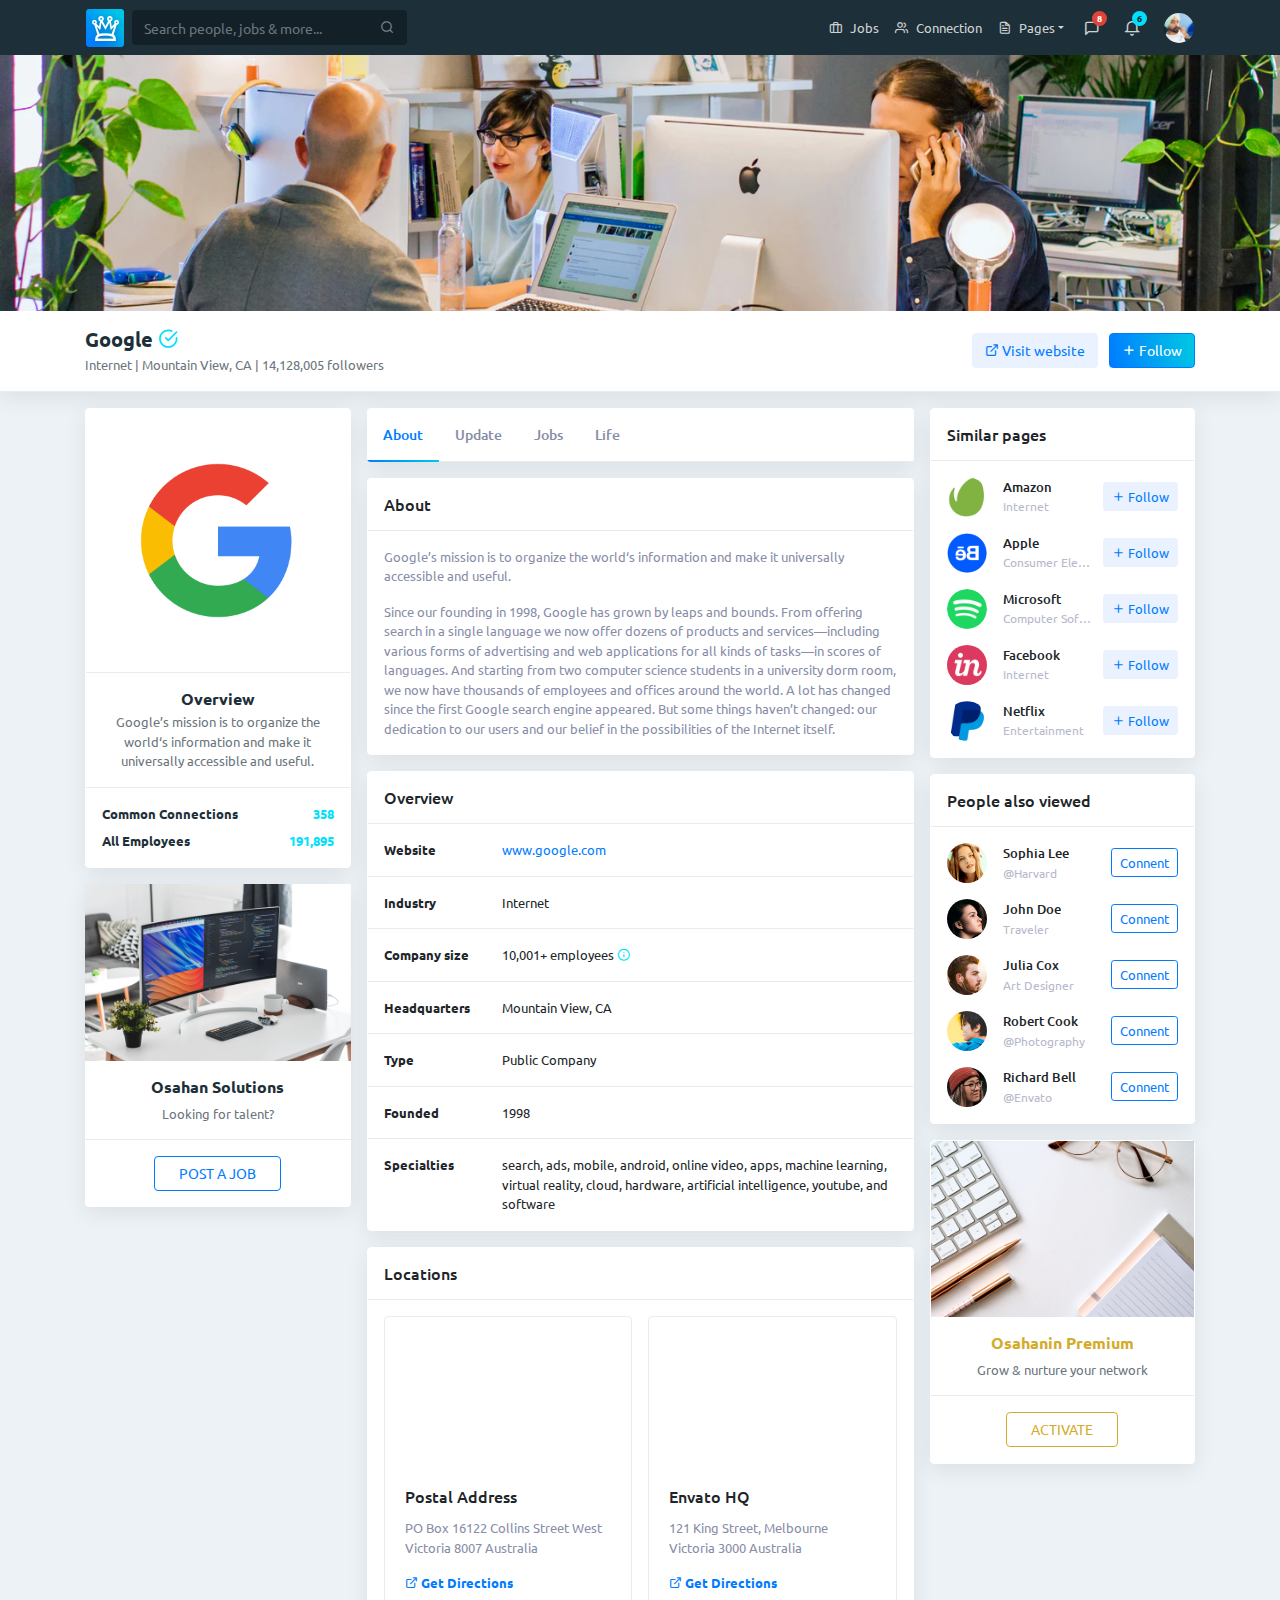
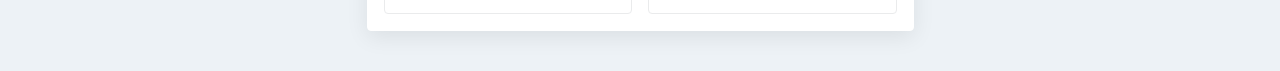
<file: templates/company-profile.html>
<!DOCTYPE html>
<html lang="en">
   <head>
      <meta charset="utf-8">
      <meta name="viewport" content="width=device-width, initial-scale=1, shrink-to-fit=no">
      <meta name="description" content="">
      <meta name="author" content="">
      <link rel="icon" type="image/png" href="../static/img/fav.png">
      <title></title>
      <!-- Slick Slider -->
      <link rel="stylesheet" type="text/css" href="../static/vendor/slick/slick.min.css"/>
      <link rel="stylesheet" type="text/css" href="../static/vendor/slick/slick-theme.min.css"/>
      <!-- Feather Icon-->
      <link href="../static/vendor/icons/feather.css" rel="stylesheet" type="text/css">
      <!-- Bootstrap core CSS -->
      <link href="../static/vendor/bootstrap/css/bootstrap.min.css" rel="stylesheet">
      <!-- Custom styles for this template -->
      <link href="../static/css/style.css" rel="stylesheet">
   </head>
   <body>
      <!-- Navigation -->
      <nav class="navbar navbar-expand navbar-dark bg-dark osahan-nav-top p-0">
         <div class="container">
            <a class="navbar-brand mr-2" href="index.html"><img src="../static/img/logo.png" alt="">
            </a>
            <form class="d-none d-sm-inline-block form-inline mr-auto my-2 my-md-0 mw-100 navbar-search">
               <div class="input-group">
                  <input type="text" class="form-control shadow-none border-0" placeholder="Search people, jobs & more..." aria-label="Search" aria-describedby="basic-addon2">
                  <div class="input-group-append">
                     <button class="btn" type="button">
                     <i class="feather-search"></i>
                     </button>
                  </div>
               </div>
            </form>
            <ul class="navbar-nav ml-auto d-flex align-items-center">
               <!-- Nav Item - Search Dropdown (Visible Only XS) -->
               <li class="nav-item dropdown no-arrow d-sm-none">
                  <a class="nav-link dropdown-toggle" href="#" id="searchDropdown" role="button" data-toggle="dropdown" aria-haspopup="true" aria-expanded="false">
                  <i class="feather-search mr-2"></i>
                  </a>
                  <!-- Dropdown - Messages -->
                  <div class="dropdown-menu dropdown-menu-right p-3 shadow-sm animated--grow-in" aria-labelledby="searchDropdown">
                     <form class="form-inline mr-auto w-100 navbar-search">
                        <div class="input-group">
                           <input type="text" class="form-control border-0 shadow-none" placeholder="Search people, jobs & more..." aria-label="Search" aria-describedby="basic-addon2">
                           <div class="input-group-append">
                              <button class="btn" type="button">
                              <i class="feather-search"></i>
                              </button>
                           </div>
                        </div>
                     </form>
                  </div>
               </li>
               <li class="nav-item">
                  <a class="nav-link" href="jobs.html"><i class="feather-briefcase mr-2"></i><span class="d-none d-lg-inline">Jobs</span></a>
               </li>
               <li class="nav-item">
                  <a class="nav-link" href="connection.html"><i class="feather-users mr-2"></i><span class="d-none d-lg-inline">Connection</span></a>
               </li>
               <li class="nav-item dropdown mr-2">
                  <a class="nav-link dropdown-toggle pr-0" href="#" role="button" data-toggle="dropdown" aria-haspopup="true" aria-expanded="false">
                  <i class="feather-file-text mr-2"></i><span class="d-none d-lg-inline">Pages</span>
                  </a>
                  <!-- Dropdown - User Information -->
                  <div class="dropdown-menu dropdown-menu-right shadow-sm">
                     <a class="dropdown-item" href="jobs.html"><i class="feather-briefcase mr-1"></i> Jobs</a>
                     <a class="dropdown-item" href="profile.html"><i class="feather-user mr-1"></i> Profile</a>
                     <a class="dropdown-item" href="connection.html"><i class="feather-users mr-1"></i> Connection</a>
                     <a class="dropdown-item" href="company-profile.html"><i class="feather-user-plus mr-1"></i> Company Profile</a>
                     <a class="dropdown-item" href="job-profile.html"><i class="feather-globe mr-1"></i> Job Profile</a>
                     <a class="dropdown-item" href="user/sign-in.html"><i class="feather-log-in mr-1"></i> Sign In</a>
                     <a class="dropdown-item" href="user/sign-up.html"><i class="feather-lock mr-1"></i> Sign Up</a>
                  </div>
               </li>
               <li class="nav-item dropdown no-arrow mx-1 osahan-list-dropdown">
                  <a class="nav-link dropdown-toggle" href="#" role="button" data-toggle="dropdown" aria-haspopup="true" aria-expanded="false">
                     <i class="feather-message-square"></i>
                     <!-- Counter - Alerts -->
                     <span class="badge badge-danger badge-counter">8</span>
                  </a>
                  <!-- Dropdown - Alerts -->
                  <div class="dropdown-list dropdown-menu dropdown-menu-right shadow-sm">
                     <h6 class="dropdown-header">
                        Message Center
                     </h6>
                     <a class="dropdown-item d-flex align-items-center" href="#">
                        <div class="dropdown-list-image mr-3">
                           <img class="rounded-circle" src="../static/img/p1.png" alt="">
                           <div class="status-indicator bg-success"></div>
                        </div>
                        <div class="font-weight-bold overflow-hidden">
                           <div class="text-truncate">Hi there! I am wondering if you can help me with a problem I've been having.</div>
                           <div class="small text-gray-500">Emily Fowler · 58m</div>
                        </div>
                     </a>
                     <a class="dropdown-item d-flex align-items-center" href="#">
                        <div class="dropdown-list-image mr-3">
                           <img class="rounded-circle" src="../static/img/p2.png" alt="">
                           <div class="status-indicator"></div>
                        </div>
                        <div class="overflow-hidden">
                           <div class="text-truncate">I have the photos that you ordered last month, how would you like them sent to you?</div>
                           <div class="small text-gray-500">Jae Chun · 1d</div>
                        </div>
                     </a>
                     <a class="dropdown-item d-flex align-items-center" href="#">
                        <div class="dropdown-list-image mr-3">
                           <img class="rounded-circle" src="../static/img/p3.png" alt="">
                           <div class="status-indicator bg-warning"></div>
                        </div>
                        <div class="overflow-hidden">
                           <div class="text-truncate">Last month's report looks great, I am very happy with the progress so far, keep up the good work!</div>
                           <div class="small text-gray-500">Morgan Alvarez · 2d</div>
                        </div>
                     </a>
                     <a class="dropdown-item d-flex align-items-center" href="#">
                        <div class="dropdown-list-image mr-3">
                           <img class="rounded-circle" src="../static/img/p4.png" alt="">
                           <div class="status-indicator bg-success"></div>
                        </div>
                        <div class="overflow-hidden">
                           <div class="text-truncate">Am I a good boy? The reason I ask is because someone told me that people say this to all dogs, even if they aren't good...</div>
                           <div class="small text-gray-500">Chicken the Dog · 2w</div>
                        </div>
                     </a>
                     <a class="dropdown-item text-center small text-gray-500" href="#">Read More Messages</a>
                  </div>
               </li>
               <li class="nav-item dropdown no-arrow mx-1 osahan-list-dropdown">
                  <a class="nav-link dropdown-toggle" href="#" role="button" data-toggle="dropdown" aria-haspopup="true" aria-expanded="false">
                     <i class="feather-bell"></i>
                     <!-- Counter - Alerts -->
                     <span class="badge badge-info badge-counter">6</span>
                  </a>
                  <!-- Dropdown - Alerts -->
                  <div class="dropdown-list dropdown-menu dropdown-menu-right shadow-sm">
                     <h6 class="dropdown-header">
                        Alerts Center
                     </h6>
                     <a class="dropdown-item d-flex align-items-center" href="#">
                        <div class="mr-3">
                           <div class="icon-circle bg-primary">
                              <i class="feather-download-cloud text-white"></i>
                           </div>
                        </div>
                        <div>
                           <div class="small text-gray-500">December 12, 2019</div>
                           <span class="font-weight-bold">A new monthly report is ready to download!</span>
                        </div>
                     </a>
                     <a class="dropdown-item d-flex align-items-center" href="#">
                        <div class="mr-3">
                           <div class="icon-circle bg-success">
                              <i class="feather-edit text-white"></i>
                           </div>
                        </div>
                        <div>
                           <div class="small text-gray-500">December 7, 2019</div>
                           $290.29 has been deposited into your account!
                        </div>
                     </a>
                     <a class="dropdown-item d-flex align-items-center" href="#">
                        <div class="mr-3">
                           <div class="icon-circle bg-warning">
                              <i class="feather-folder text-white"></i>
                           </div>
                        </div>
                        <div>
                           <div class="small text-gray-500">December 2, 2019</div>
                           Spending Alert: We've noticed unusually high spending for your account.
                        </div>
                     </a>
                     <a class="dropdown-item text-center small text-gray-500" href="#">Show All Alerts</a>
                  </div>
               </li>
               <!-- Nav Item - User Information -->
               <li class="nav-item dropdown no-arrow ml-1 osahan-profile-dropdown">
                  <a class="nav-link dropdown-toggle pr-0" href="#" role="button" data-toggle="dropdown" aria-haspopup="true" aria-expanded="false">
                  <img class="img-profile rounded-circle" src="../static/img/p13.png">
                  </a>
                  <!-- Dropdown - User Information -->
                  <div class="dropdown-menu dropdown-menu-right shadow-sm">
                     <div class="p-3 d-flex align-items-center">
                        <div class="dropdown-list-image mr-3">
                           <img class="rounded-circle" src="../static/img/user.png" alt="">
                           <div class="status-indicator bg-success"></div>
                        </div>
                        <div class="font-weight-bold">
                           <div class="text-truncate">Gurdeep Osahan</div>
                           <div class="small text-gray-500">UI/UX Designer</div>
                        </div>
                     </div>
                     <div class="dropdown-divider"></div>
                     <a class="dropdown-item" href="profile.html"><i class="feather-user mr-1"></i> Profile</a>
                     <a class="dropdown-item" href="user/sign-in.html"><i class="feather-log-out mr-1"></i> Logout</a>
                  </div>
               </li>
            </ul>
         </div>
      </nav>
      <div class="profile-cover text-center">
         <img class="img-fluid" src="../static/img/company-profile.jpg" alt="">
      </div>
      <div class="bg-white shadow-sm border-bottom">
         <div class="container">
            <div class="row">
               <div class="col-md-12">
                  <div class="d-flex align-items-center py-3">
                     <div class="profile-left">
                        <h5 class="font-weight-bold text-dark mb-1 mt-0">Google <span class="text-info"><i data-toggle="tooltip" data-placement="top" title="Verified" class="feather-check-circle"></i></span></h5>
                        <p class="mb-0 text-muted"> Internet | Mountain View, CA | 14,128,005 followers</p>
                     </div>
                     <div class="profile-right ml-auto">
                        <button type="button" class="btn btn-light mr-2"> <i class="feather-external-link"></i> Visit website </button>
                        <button type="button" class="btn btn-primary"> <i class="feather-plus"></i> Follow </button>
                     </div>
                  </div>
               </div>
            </div>
         </div>
      </div>
      <div class="pb-4 pt-3">
         <div class="container">
            <div class="row">
               <!-- Main Content -->
               <main class="col col-xl-6 order-xl-2 col-lg-12 order-lg-1 col-md-12 col-sm-12 col-12">
                  <div class="box shadow-sm rounded bg-white mb-3 overflow-hidden">
                     <ul class="nav border-bottom osahan-line-tab" id="myTab" role="tablist">
                        <li class="nav-item">
                           <a class="nav-link active" id="home-tab" data-toggle="tab" href="#home" role="tab" aria-controls="home" aria-selected="true">About</a>
                        </li>
                        <li class="nav-item">
                           <a class="nav-link" id="profile-tab" data-toggle="tab" href="#profile" role="tab" aria-controls="profile" aria-selected="false">Update</a>
                        </li>
                        <li class="nav-item">
                           <a class="nav-link" id="contact-tab" data-toggle="tab" href="#contact" role="tab" aria-controls="contact" aria-selected="false">Jobs</a>
                        </li>
                        <li class="nav-item">
                           <a class="nav-link" id="type-tab" data-toggle="tab" href="#type" role="tab" aria-controls="type" aria-selected="false">Life</a>
                        </li>
                     </ul>
                  </div>
                  <div class="tab-content" id="myTabContent">
                     <div class="tab-pane fade show active" id="home" role="tabpanel" aria-labelledby="home-tab">
                        <div class="box shadow-sm border rounded bg-white mb-3">
                           <div class="box-title border-bottom p-3">
                              <h6 class="m-0">About</h6>
                           </div>
                           <div class="box-body p-3">
                              <p>Google’s mission is to organize the world‘s information and make it universally accessible and useful. 
                              </p>
                              <p class="mb-0">Since our founding in 1998, Google has grown by leaps and bounds. From offering search in a single language we now offer dozens of products and services—including various forms of advertising and web applications for all kinds of tasks—in scores of languages. And starting from two computer science students in a university dorm room, we now have thousands of employees and offices around the world. A lot has changed since the first Google search engine appeared. But some things haven’t changed: our dedication to our users and our belief in the possibilities of the Internet itself.
                              </p>
                           </div>
                        </div>
                        <div class="box shadow-sm border rounded bg-white mb-3">
                           <div class="box-title border-bottom p-3">
                              <h6 class="m-0">Overview</h6>
                           </div>
                           <div class="box-body">
                              <table class="table table-borderless mb-0">
                                 <tbody>
                                    <tr class="border-bottom">
                                       <th class="p-3">Website</th>
                                       <td class="p-3"><a href="#">www.google.com</a></td>
                                    </tr>
                                    <tr class="border-bottom">
                                       <th class="p-3">Industry</th>
                                       <td class="p-3">Internet</td>
                                    </tr>
                                    <tr class="border-bottom">
                                       <th class="p-3">Company size</th>
                                       <td class="p-3">10,001+ employees <i data-toggle="tooltip" data-placement="top" title="Google’s mission is to organize the world‘s information and make it universally accessible and useful.
                                          " class="feather-info text-info"></i> </td>
                                    </tr>
                                    <tr class="border-bottom">
                                       <th class="p-3">Headquarters</th>
                                       <td class="p-3">Mountain View, CA</td>
                                    </tr>
                                    <tr class="border-bottom">
                                       <th class="p-3">Type</th>
                                       <td class="p-3">Public Company</td>
                                    </tr>
                                    <tr class="border-bottom">
                                       <th class="p-3">Founded</th>
                                       <td class="p-3">1998</td>
                                    </tr>
                                    <tr>
                                       <th class="p-3">Specialties</th>
                                       <td class="p-3">search, ads, mobile, android, online video, apps, machine learning, virtual reality, cloud, hardware, artificial intelligence, youtube, and software</td>
                                    </tr>
                                 </tbody>
                              </table>
                           </div>
                        </div>
                        <div class="box shadow-sm border rounded bg-white mb-3">
                           <div class="box-title border-bottom p-3">
                              <h6 class="m-0">Locations</h6>
                           </div>
                           <div class="p-3">
                              <div class="row">
                                 <div class="col-md-6">
                                    <div class="card overflow-hidden">
                                       <iframe src="https://www.google.com/maps/embed?pb=!1m18!1m12!1m3!1d3501889.172354371!2d73.15671299623955!3d31.003573085499198!2m3!1f0!2f0!3f0!3m2!1i1024!2i768!4f13.1!3m3!1m2!1s0x391964aa569e7355%3A0x8fbd263103a38861!2sPunjab!5e0!3m2!1sen!2sin!4v1575738201305!5m2!1sen!2sin" width="100%" height="150" frameborder="0" style="border:0;" allowfullscreen=""></iframe>
                                       <div class="card-body">
                                          <h6 class="card-title">Postal Address</h6>
                                          <p class="card-text">PO Box 16122 Collins Street West Victoria 8007 Australia</p>
                                          <a href="#" class="text-link font-weight-bold"><i class="feather-external-link"></i> Get Directions</a>
                                       </div>
                                    </div>
                                 </div>
                                 <div class="col-md-6">
                                    <div class="card overflow-hidden">
                                       <iframe src="https://www.google.com/maps/embed?pb=!1m18!1m12!1m3!1d109552.19658166621!2d75.78663235513761!3d30.900473637624447!2m3!1f0!2f0!3f0!3m2!1i1024!2i768!4f13.1!3m3!1m2!1s0x391a837462345a7d%3A0x681102348ec60610!2sLudhiana%2C%20Punjab!5e0!3m2!1sen!2sin!4v1575738867148!5m2!1sen!2sin" width="100%" height="150" frameborder="0" style="border:0;" allowfullscreen=""></iframe>
                                       <div class="card-body">
                                          <h6 class="card-title">Envato HQ</h6>
                                          <p class="card-text">121 King Street, Melbourne Victoria 3000 Australia</p>
                                          <a href="#" class="text-link font-weight-bold"><i class="feather-external-link"></i> Get Directions</a>
                                       </div>
                                    </div>
                                 </div>
                              </div>
                           </div>
                        </div>
                     </div>
                     <div class="tab-pane fade" id="profile" role="tabpanel" aria-labelledby="profile-tab">
                        <div class="box shadow-sm border rounded bg-white mb-3 osahan-post">
                           <div class="p-3 d-flex align-items-center border-bottom osahan-post-header">
                              <div class="dropdown-list-image mr-3">
                                 <img class="rounded-circle" src="../static/img/p5.png" alt="">
                                 <div class="status-indicator bg-success"></div>
                              </div>
                              <div class="font-weight-bold">
                                 <div class="text-truncate">Tobia Crivellari</div>
                                 <div class="small text-gray-500">Product Designer at askbootstrap</div>
                              </div>
                              <span class="ml-auto small">3 hours</span>
                           </div>
                           <div class="p-3 border-bottom osahan-post-body">
                              <p class="mb-0">Tmpo incididunt ut labore et dolore magna aliqua. Ut enim ad minim veniam, quis nostrud exercitation ullamco <a href="#">laboris consequat.</a></p>
                           </div>
                           <div class="p-3 border-bottom osahan-post-footer">
                              <a href="#" class="mr-3 text-secondary"><i class="feather-heart text-danger"></i> 16</a>
                              <a href="#" class="mr-3 text-secondary"><i class="feather-message-square"></i> 8</a>
                              <a href="#" class="mr-3 text-secondary"><i class="feather-share-2"></i> 2</a>
                           </div>
                           <div class="p-3">
                              <button type="button" class="btn btn-outline-primary btn-sm mr-1">Awesome!!</button>
                              <button type="button" class="btn btn-outline-secondary btn-sm mr-1">😍</button>
                              <button type="button" class="btn btn-outline-secondary btn-sm mr-1">Whats it about?</button>
                              <button type="button" class="btn btn-outline-secondary btn-sm mr-1">Oooo Great Wow</button>
                           </div>
                        </div>
                        <div class="box mb-3 shadow-sm border rounded bg-white osahan-post">
                           <div class="p-3 d-flex align-items-center border-bottom osahan-post-header">
                              <div class="dropdown-list-image mr-3">
                                 <img class="rounded-circle" src="../static/img/p6.png" alt="">
                                 <div class="status-indicator bg-success"></div>
                              </div>
                              <div class="font-weight-bold">
                                 <div class="text-truncate">Collin Weiland</div>
                                 <div class="small text-gray-500">Web Developer @Google</div>
                              </div>
                              <span class="ml-auto small">3 hours</span>
                           </div>
                           <div class="p-3 border-bottom osahan-post-body">
                              <p>Lorem ipsum dolor sit amet, consectetur 😍😎 adipisicing elit, sed do eiusmod tempo incididunt ut labore et dolore magna aliqua. Ut enim ad minim veniam, quis nostrud exercitation ullamco <a href="#">laboris consequat.</a></p>
                              <img src="../static/img/post1.png" class="img-fluid" alt="Responsive image">
                           </div>
                           <div class="p-3 border-bottom osahan-post-footer">
                              <a href="#" class="mr-3 text-secondary"><i class="feather-heart text-danger"></i> 16</a>
                              <a href="#" class="mr-3 text-secondary"><i class="feather-message-square"></i> 8</a>
                              <a href="#" class="mr-3 text-secondary"><i class="feather-share-2"></i> 2</a>
                           </div>
                           <div class="p-3 d-flex align-items-top border-bottom osahan-post-comment">
                              <div class="dropdown-list-image mr-3">
                                 <img class="rounded-circle" src="../static/img/p7.png" alt="">
                                 <div class="status-indicator bg-success"></div>
                              </div>
                              <div class="font-weight-bold">
                                 <div class="text-truncate"> James Spiegel <span class="float-right small">2 min</span></div>
                                 <div class="small text-gray-500">Ratione voluptatem sequi en lod nesciunt. Neque porro quisquam est, quinder dolorem ipsum quia dolor sit amet, consectetur</div>
                              </div>
                           </div>
                           <div class="p-3">
                              <textarea placeholder="Add Comment..." class="form-control border-0 p-0 shadow-none" rows="1"></textarea>
                           </div>
                        </div>
                     </div>
                     <div class="tab-pane fade" id="contact" role="tabpanel" aria-labelledby="contact-tab">
                        <div class="box shadow-sm border rounded bg-white p-3">
                           <div class="row">
                              <div class="col-md-6">
                                 <a href="job-profile.html">
                                    <div class="border job-item mb-3">
                                       <div class="d-flex align-items-center p-3 job-item-header">
                                          <div class="overflow-hidden mr-2">
                                             <h6 class="font-weight-bold text-dark mb-0 text-truncate">UI/UX designer</h6>
                                             <div class="text-truncate text-primary">Envato</div>
                                             <div class="small text-gray-500"><i class="feather-map-pin"></i> India, Punjab</div>
                                          </div>
                                          <img class="img-fluid ml-auto" src="../static/img/l1.png" alt="">
                                       </div>
                                       <div class="d-flex align-items-center p-3 border-top border-bottom job-item-body">
                                          <div class="overlap-rounded-circle">
                                             <img class="rounded-circle shadow-sm" data-toggle="tooltip" data-placement="top" title="" src="../static/img/p1.png" alt="" data-original-title="Sophia Lee">
                                             <img class="rounded-circle shadow-sm" data-toggle="tooltip" data-placement="top" title="" src="../static/img/p2.png" alt="" data-original-title="John Doe">
                                             <img class="rounded-circle shadow-sm" data-toggle="tooltip" data-placement="top" title="" src="../static/img/p3.png" alt="" data-original-title="Julia Cox">
                                             <img class="rounded-circle shadow-sm" data-toggle="tooltip" data-placement="top" title="" src="../static/img/p4.png" alt="" data-original-title="Robert Cook">
                                             <img class="rounded-circle shadow-sm" data-toggle="tooltip" data-placement="top" title="" src="../static/img/p5.png" alt="" data-original-title="Sophia Lee">
                                          </div>
                                          <span class="font-weight-bold text-primary">18 connections</span>
                                       </div>
                                       <div class="p-3 job-item-footer">
                                          <small class="text-gray-500"><i class="feather-clock"></i> Posted 3 Days ago</small>
                                       </div>
                                    </div>
                                 </a>
                              </div>
                              <div class="col-md-6">
                                 <a href="job-profile.html">
                                    <div class="border job-item mb-3">
                                       <div class="d-flex align-items-center p-3 job-item-header">
                                          <div class="overflow-hidden mr-2">
                                             <h6 class="font-weight-bold text-dark mb-0 text-truncate">Junior UX Designer</h6>
                                             <div class="text-truncate text-primary">Behance</div>
                                             <div class="small text-gray-500"><i class="feather-map-pin"></i> Vancouver, BC
                                             </div>
                                          </div>
                                          <img class="img-fluid ml-auto" src="../static/img/l2.png" alt="">
                                       </div>
                                       <div class="d-flex align-items-center p-3 border-top border-bottom job-item-body">
                                          <div class="overlap-rounded-circle">
                                             <img class="rounded-circle shadow-sm" data-toggle="tooltip" data-placement="top" title="" src="../static/img/p6.png" alt="" data-original-title="John Doe">
                                             <img class="rounded-circle shadow-sm" data-toggle="tooltip" data-placement="top" title="" src="../static/img/p7.png" alt="" data-original-title="Julia Cox">
                                             <img class="rounded-circle shadow-sm" data-toggle="tooltip" data-placement="top" title="" src="../static/img/p8.png" alt="" data-original-title="Robert Cook">
                                          </div>
                                          <span class="font-weight-bold text-primary">18 connections</span>
                                       </div>
                                       <div class="p-3 job-item-footer">
                                          <small class="text-gray-500"><i class="feather-clock"></i> Posted 3 Days ago</small>
                                       </div>
                                    </div>
                                 </a>
                              </div>
                              <div class="col-md-6">
                                 <a href="job-profile.html">
                                    <div class="border job-item mb-3">
                                       <div class="d-flex align-items-center p-3 job-item-header">
                                          <div class="overflow-hidden mr-2">
                                             <h6 class="font-weight-bold text-dark mb-0 text-truncate">Product Director</h6>
                                             <div class="text-truncate text-primary">Spotify Inc.</div>
                                             <div class="small text-gray-500"><i class="feather-map-pin"></i> India, Punjab</div>
                                          </div>
                                          <img class="img-fluid ml-auto" src="../static/img/l3.png" alt="">
                                       </div>
                                       <div class="d-flex align-items-center p-3 border-top border-bottom job-item-body">
                                          <div class="overlap-rounded-circle">
                                             <img class="rounded-circle shadow-sm" data-toggle="tooltip" data-placement="top" title="" src="../static/img/p9.png" alt="" data-original-title="Sophia Lee">
                                             <img class="rounded-circle shadow-sm" data-toggle="tooltip" data-placement="top" title="" src="../static/img/p10.png" alt="" data-original-title="John Doe">
                                             <img class="rounded-circle shadow-sm" data-toggle="tooltip" data-placement="top" title="" src="../static/img/p11.png" alt="" data-original-title="Julia Cox">
                                             <img class="rounded-circle shadow-sm" data-toggle="tooltip" data-placement="top" title="" src="../static/img/p12.png" alt="" data-original-title="Robert Cook">
                                          </div>
                                          <span class="font-weight-bold text-primary">18 connections</span>
                                       </div>
                                       <div class="p-3 job-item-footer">
                                          <small class="text-gray-500"><i class="feather-clock"></i> Posted 3 Days ago</small>
                                       </div>
                                    </div>
                                 </a>
                              </div>
                              <div class="col-md-6">
                                 <a href="job-profile.html">
                                    <div class="border job-item mb-3">
                                       <div class="d-flex align-items-center p-3 job-item-header">
                                          <div class="overflow-hidden mr-2">
                                             <h6 class="font-weight-bold text-dark mb-0 text-truncate">.NET Developer</h6>
                                             <div class="text-truncate text-primary">Invision</div>
                                             <div class="small text-gray-500"><i class="feather-map-pin"></i> London, UK
                                             </div>
                                          </div>
                                          <img class="img-fluid ml-auto" src="../static/img/l4.png" alt="">
                                       </div>
                                       <div class="d-flex align-items-center p-3 border-top border-bottom job-item-body">
                                          <div class="overlap-rounded-circle">
                                             <img class="rounded-circle shadow-sm" data-toggle="tooltip" data-placement="top" title="" src="../static/img/p13.png" alt="" data-original-title="Sophia Lee">
                                             <img class="rounded-circle shadow-sm" data-toggle="tooltip" data-placement="top" title="" src="../static/img/p1.png" alt="" data-original-title="John Doe">
                                             <img class="rounded-circle shadow-sm" data-toggle="tooltip" data-placement="top" title="" src="../static/img/p2.png" alt="" data-original-title="Julia Cox">
                                             <img class="rounded-circle shadow-sm" data-toggle="tooltip" data-placement="top" title="" src="../static/img/p3.png" alt="" data-original-title="Robert Cook">
                                          </div>
                                          <span class="font-weight-bold text-primary">18 connections</span>
                                       </div>
                                       <div class="p-3 job-item-footer">
                                          <small class="text-gray-500"><i class="feather-clock"></i> Posted 3 Days ago</small>
                                       </div>
                                    </div>
                                 </a>
                              </div>
                              <div class="col-md-6">
                                 <a href="job-profile.html">
                                    <div class="border job-item mb-3">
                                       <div class="d-flex align-items-center p-3 job-item-header">
                                          <div class="overflow-hidden mr-2">
                                             <h6 class="font-weight-bold text-dark mb-0 text-truncate">Project Manager - SAP</h6>
                                             <div class="text-truncate text-primary">PayPal</div>
                                             <div class="small text-gray-500"><i class="feather-map-pin"></i> New York, NY
                                             </div>
                                          </div>
                                          <img class="img-fluid ml-auto" src="../static/img/l5.png" alt="">
                                       </div>
                                       <div class="d-flex align-items-center p-3 border-top border-bottom job-item-body">
                                          <div class="overlap-rounded-circle">
                                             <img class="rounded-circle shadow-sm" data-toggle="tooltip" data-placement="top" title="" src="../static/img/p4.png" alt="" data-original-title="Sophia Lee">
                                             <img class="rounded-circle shadow-sm" data-toggle="tooltip" data-placement="top" title="" src="../static/img/p5.png" alt="" data-original-title="John Doe">
                                             <img class="rounded-circle shadow-sm" data-toggle="tooltip" data-placement="top" title="" src="../static/img/p6.png" alt="" data-original-title="Julia Cox">
                                             <img class="rounded-circle shadow-sm" data-toggle="tooltip" data-placement="top" title="" src="../static/img/p7.png" alt="" data-original-title="Robert Cook">
                                          </div>
                                          <span class="font-weight-bold text-primary">18 connections</span>
                                       </div>
                                       <div class="p-3 job-item-footer">
                                          <small class="text-gray-500"><i class="feather-clock"></i> Posted 3 Days ago</small>
                                       </div>
                                    </div>
                                 </a>
                              </div>
                              <div class="col-md-6">
                                 <a href="job-profile.html">
                                    <div class="border job-item mb-3">
                                       <div class="d-flex align-items-center p-3 job-item-header">
                                          <div class="overflow-hidden mr-2">
                                             <h6 class="font-weight-bold text-dark mb-0 text-truncate">Cloud Software Engineer</h6>
                                             <div class="text-truncate text-primary">Airbnb Inc.</div>
                                             <div class="small text-gray-500"><i class="feather-map-pin"></i> Manchester, UK
                                             </div>
                                          </div>
                                          <img class="img-fluid ml-auto" src="../static/img/l6.png" alt="">
                                       </div>
                                       <div class="d-flex align-items-center p-3 border-top border-bottom job-item-body">
                                          <div class="overlap-rounded-circle">
                                             <img class="rounded-circle shadow-sm" data-toggle="tooltip" data-placement="top" title="" src="../static/img/p8.png" alt="" data-original-title="Sophia Lee">
                                             <img class="rounded-circle shadow-sm" data-toggle="tooltip" data-placement="top" title="" src="../static/img/p9.png" alt="" data-original-title="John Doe">
                                             <img class="rounded-circle shadow-sm" data-toggle="tooltip" data-placement="top" title="" src="../static/img/p10.png" alt="" data-original-title="Julia Cox">
                                             <img class="rounded-circle shadow-sm" data-toggle="tooltip" data-placement="top" title="" src="../static/img/p11.png" alt="" data-original-title="Robert Cook">
                                          </div>
                                          <span class="font-weight-bold text-primary">18 connections</span>
                                       </div>
                                       <div class="p-3 job-item-footer">
                                          <small class="text-gray-500"><i class="feather-clock"></i> Posted 3 Days ago</small>
                                       </div>
                                    </div>
                                 </a>
                              </div>
                              <div class="col-md-6">
                                 <a href="job-profile.html">
                                    <div class="border job-item mb-3">
                                       <div class="d-flex align-items-center p-3 job-item-header">
                                          <div class="overflow-hidden mr-2">
                                             <h6 class="font-weight-bold text-dark mb-0 text-truncate">Channel Sales Director</h6>
                                             <div class="text-truncate text-primary">Slack Inc.</div>
                                             <div class="small text-gray-500"><i class="feather-map-pin"></i> London, UK
                                             </div>
                                          </div>
                                          <img class="img-fluid ml-auto" src="../static/img/l7.png" alt="">
                                       </div>
                                       <div class="d-flex align-items-center p-3 border-top border-bottom job-item-body">
                                          <div class="overlap-rounded-circle">
                                             <img class="rounded-circle shadow-sm" data-toggle="tooltip" data-placement="top" title="" src="../static/img/p12.png" alt="" data-original-title="Sophia Lee">
                                             <img class="rounded-circle shadow-sm" data-toggle="tooltip" data-placement="top" title="" src="../static/img/p13.png" alt="" data-original-title="John Doe">
                                             <img class="rounded-circle shadow-sm" data-toggle="tooltip" data-placement="top" title="" src="../static/img/p2.png" alt="" data-original-title="Julia Cox">
                                          </div>
                                          <span class="font-weight-bold text-primary">18 connections</span>
                                       </div>
                                       <div class="p-3 job-item-footer">
                                          <small class="text-gray-500"><i class="feather-clock"></i> Posted 3 Days ago</small>
                                       </div>
                                    </div>
                                 </a>
                              </div>
                              <div class="col-md-6">
                                 <a href="job-profile.html">
                                    <div class="border job-item mb-3">
                                       <div class="d-flex align-items-center p-3 job-item-header">
                                          <div class="overflow-hidden mr-2">
                                             <h6 class="font-weight-bold text-dark mb-0 text-truncate">C# Developer</h6>
                                             <div class="text-truncate text-primary">Dropbox Inc.</div>
                                             <div class="small text-gray-500"><i class="feather-map-pin"></i> San Francisco, CA
                                             </div>
                                          </div>
                                          <img class="img-fluid ml-auto" src="../static/img/l8.png" alt="">
                                       </div>
                                       <div class="d-flex align-items-center p-3 border-top border-bottom job-item-body">
                                          <div class="overlap-rounded-circle">
                                             <img class="rounded-circle shadow-sm" data-toggle="tooltip" data-placement="top" title="" src="../static/img/p5.png" alt="" data-original-title="Sophia Lee">
                                             <img class="rounded-circle shadow-sm" data-toggle="tooltip" data-placement="top" title="" src="../static/img/p6.png" alt="" data-original-title="John Doe">
                                             <img class="rounded-circle shadow-sm" data-toggle="tooltip" data-placement="top" title="" src="../static/img/p7.png" alt="" data-original-title="Julia Cox">
                                             <img class="rounded-circle shadow-sm" data-toggle="tooltip" data-placement="top" title="" src="../static/img/p1.png" alt="" data-original-title="Robert Cook">
                                             <img class="rounded-circle shadow-sm" data-toggle="tooltip" data-placement="top" title="" src="../static/img/p3.png" alt="" data-original-title="Robert Cook">
                                          </div>
                                          <span class="font-weight-bold text-primary">18 connections</span>
                                       </div>
                                       <div class="p-3 job-item-footer">
                                          <small class="text-gray-500"><i class="feather-clock"></i> Posted 3 Days ago</small>
                                       </div>
                                    </div>
                                 </a>
                              </div>
                           </div>
                        </div>
                     </div>
                     <div class="tab-pane fade" id="type" role="tabpanel" aria-labelledby="type-tab">
                        <div class="box shadow-sm border rounded bg-white mb-3">
                           <div class="box-title border-bottom p-3">
                              <h6 class="m-0">Careers at Google</h6>
                           </div>
                           <div class="box-body p-3">
                              <p>Google’s mission is to organize the world‘s information and make it universally accessible and useful. 
                              </p>
                              <p class="mb-0">Since our founding in 1998, Google has grown by leaps and bounds. From offering search in a single language we now offer dozens of products and services—including various forms of advertising and web applications for all kinds of tasks—in scores of languages. And starting from two computer science students in a university dorm room, we now have thousands of employees and offices around the world. A lot has changed since the first Google search engine appeared. But some things haven’t changed: our dedication to our users and our belief in the possibilities of the Internet itself.
                              </p>
                           </div>
                        </div>
                        <div class="box shadow-sm border rounded bg-white mb-3">
                           <div class="box-title border-bottom p-3">
                              <h6 class="m-0">Careers at Google</h6>
                           </div>
                           <div class="box-body p-3">
                              <p>Google’s mission is to organize the world‘s information and make it universally accessible and useful. 
                              </p>
                              <p class="mb-0">Since our founding in 1998, Google has grown by leaps and bounds. From offering search in a single language we now offer dozens of products and services—including various forms of advertising and web applications for all kinds of tasks—in scores of languages. And starting from two computer science students in a university dorm room, we now have thousands of employees and offices around the world. A lot has changed since the first Google search engine appeared. But some things haven’t changed: our dedication to our users and our belief in the possibilities of the Internet itself.
                              </p>
                           </div>
                        </div>
                     </div>
                  </div>
               </main>
               <aside class="col col-xl-3 order-xl-1 col-lg-6 order-lg-2 col-md-6 col-sm-6 col-12">
                  <div class="box mb-3 shadow-sm border rounded bg-white profile-box text-center">
                     <div class="p-5">
                        <img src="../static/img/clogo.png" class="img-fluid" alt="Responsive image">
                     </div>
                     <div class="p-3 border-top border-bottom">
                        <h6 class="font-weight-bold text-dark mb-1 mt-0">Overview</h6>
                        <p class="mb-0 text-muted">Google’s mission is to organize the world‘s information and make it universally accessible and useful. 
                        </p>
                     </div>
                     <div class="p-3">
                        <div class="d-flex align-items-top mb-2">
                           <p class="mb-0 text-dark font-weight-bold">Common Connections</p>
                           <p class="font-weight-bold text-info mb-0 mt-0 ml-auto">358</p>
                        </div>
                        <div class="d-flex align-items-top">
                           <p class="mb-0 text-dark font-weight-bold">All Employees</p>
                           <p class="font-weight-bold text-info mb-0 mt-0 ml-auto">191,895</p>
                        </div>
                     </div>
                  </div>
                  <div class="box shadow-sm mb-3 rounded bg-white ads-box text-center">
                     <img src="../static/img/job1.png" class="img-fluid" alt="Responsive image">
                     <div class="p-3 border-bottom">
                        <h6 class="font-weight-bold text-dark">Osahan Solutions</h6>
                        <p class="mb-0 text-muted">Looking for talent?</p>
                     </div>
                     <div class="p-3">
                        <button type="button" class="btn btn-outline-primary pl-4 pr-4"> POST A JOB </button>
                     </div>
                  </div>
               </aside>
               <aside class="col col-xl-3 order-xl-3 col-lg-6 order-lg-3 col-md-6 col-sm-6 col-12">
                  <div class="box shadow-sm border rounded bg-white mb-3">
                     <div class="box-title border-bottom p-3">
                        <h6 class="m-0">Similar pages</h6>
                     </div>
                     <div class="box-body p-3">
                        <div class="d-flex align-items-center osahan-post-header mb-3 people-list">
                           <div class="dropdown-list-image mr-3">
                              <img class="rounded-circle" src="../static/img/l1.png" alt="">
                           </div>
                           <div class="font-weight-bold mr-2">
                              <div class="text-truncate">Amazon</div>
                              <div class="small text-gray-500">Internet
                              </div>
                           </div>
                           <span class="ml-auto"><button type="button" class="btn btn-light btn-sm text-nowrap"><i class="feather-plus"></i> Follow</button>
                           </span>
                        </div>
                        <div class="d-flex align-items-center osahan-post-header mb-3 people-list">
                           <div class="dropdown-list-image mr-3">
                              <img class="rounded-circle" src="../static/img/l2.png" alt="">
                           </div>
                           <div class="font-weight-bold mr-2">
                              <div class="text-truncate">Apple</div>
                              <div class="small text-gray-500">Consumer Electronics
                              </div>
                           </div>
                           <span class="ml-auto"><button type="button" class="btn btn-light btn-sm text-nowrap"><i class="feather-plus"></i> Follow</button>
                           </span>
                        </div>
                        <div class="d-flex align-items-center osahan-post-header mb-3 people-list">
                           <div class="dropdown-list-image mr-3">
                              <img class="rounded-circle" src="../static/img/l3.png" alt="">
                           </div>
                           <div class="font-weight-bold mr-2">
                              <div class="text-truncate">Microsoft</div>
                              <div class="small text-gray-500">Computer Software
                              </div>
                           </div>
                           <span class="ml-auto"><button type="button" class="btn btn-light btn-sm text-nowrap"><i class="feather-plus"></i> Follow</button>
                           </span>
                        </div>
                        <div class="d-flex align-items-center osahan-post-header mb-3 people-list">
                           <div class="dropdown-list-image mr-3">
                              <img class="rounded-circle" src="../static/img/l4.png" alt="">
                           </div>
                           <div class="font-weight-bold mr-2">
                              <div class="text-truncate">Facebook</div>
                              <div class="small text-gray-500">Internet
                              </div>
                           </div>
                           <span class="ml-auto"><button type="button" class="btn btn-light btn-sm text-nowrap"><i class="feather-plus"></i> Follow</button>
                           </span>
                        </div>
                        <div class="d-flex align-items-center osahan-post-header people-list">
                           <div class="dropdown-list-image mr-3">
                              <img class="rounded-circle" src="../static/img/l5.png" alt="">
                           </div>
                           <div class="font-weight-bold mr-2">
                              <div class="text-truncate">Netflix</div>
                              <div class="small text-gray-500">Entertainment
                              </div>
                           </div>
                           <span class="ml-auto"><button type="button" class="btn btn-light btn-sm text-nowrap"><i class="feather-plus"></i> Follow</button>
                           </span>
                        </div>
                     </div>
                  </div>
                  <div class="box shadow-sm border rounded bg-white mb-3">
                     <div class="box-title border-bottom p-3">
                        <h6 class="m-0">People also viewed</h6>
                     </div>
                     <div class="box-body p-3">
                        <div class="d-flex align-items-center osahan-post-header mb-3 people-list">
                           <div class="dropdown-list-image mr-3">
                              <img class="rounded-circle" src="../static/img/p4.png" alt="">
                           </div>
                           <div class="font-weight-bold mr-2">
                              <div class="text-truncate">Sophia Lee</div>
                              <div class="small text-gray-500">@Harvard
                              </div>
                           </div>
                           <span class="ml-auto"><button type="button" class="btn btn-outline-primary btn-sm">Connent</button>
                           </span>
                        </div>
                        <div class="d-flex align-items-center osahan-post-header mb-3 people-list">
                           <div class="dropdown-list-image mr-3">
                              <img class="rounded-circle" src="../static/img/p9.png" alt="">
                           </div>
                           <div class="font-weight-bold mr-2">
                              <div class="text-truncate">John Doe</div>
                              <div class="small text-gray-500">Traveler
                              </div>
                           </div>
                           <span class="ml-auto"><button type="button" class="btn btn-outline-primary btn-sm">Connent</button>
                           </span>
                        </div>
                        <div class="d-flex align-items-center osahan-post-header mb-3 people-list">
                           <div class="dropdown-list-image mr-3">
                              <img class="rounded-circle" src="../static/img/p10.png" alt="">
                           </div>
                           <div class="font-weight-bold mr-2">
                              <div class="text-truncate">Julia Cox</div>
                              <div class="small text-gray-500">Art Designer
                              </div>
                           </div>
                           <span class="ml-auto"><button type="button" class="btn btn-outline-primary btn-sm">Connent</button>
                           </span>
                        </div>
                        <div class="d-flex align-items-center osahan-post-header mb-3 people-list">
                           <div class="dropdown-list-image mr-3">
                              <img class="rounded-circle" src="../static/img/p11.png" alt="">
                           </div>
                           <div class="font-weight-bold mr-2">
                              <div class="text-truncate">Robert Cook</div>
                              <div class="small text-gray-500">@Photography
                              </div>
                           </div>
                           <span class="ml-auto"><button type="button" class="btn btn-outline-primary btn-sm">Connent</button>
                           </span>
                        </div>
                        <div class="d-flex align-items-center osahan-post-header people-list">
                           <div class="dropdown-list-image mr-3">
                              <img class="rounded-circle" src="../static/img/p12.png" alt="">
                           </div>
                           <div class="font-weight-bold mr-2">
                              <div class="text-truncate">Richard Bell</div>
                              <div class="small text-gray-500">@Envato
                              </div>
                           </div>
                           <span class="ml-auto"><button type="button" class="btn btn-outline-primary btn-sm">Connent</button>
                           </span>
                        </div>
                     </div>
                  </div>
                  <div class="box shadow-sm mb-3 border rounded bg-white ads-box text-center">
                     <img src="../static/img/ads1.png" class="img-fluid" alt="Responsive image">
                     <div class="p-3 border-bottom">
                        <h6 class="font-weight-bold text-gold">Osahanin Premium</h6>
                        <p class="mb-0 text-muted">Grow &amp; nurture your network</p>
                     </div>
                     <div class="p-3">
                        <button type="button" class="btn btn-outline-gold pl-4 pr-4"> ACTIVATE </button>
                     </div>
                  </div>
               </aside>
            </div>
         </div>
      </div>
      <!-- Bootstrap core JavaScript -->
      <script src="../static/vendor/jquery/jquery.min.js"></script>
      <script src="../static/vendor/bootstrap/js/bootstrap.bundle.min.js"></script>
      <!-- slick Slider JS-->
      <script type="text/javascript" src="../static/vendor/slick/slick.min.js"></script>
      <!-- Custom scripts for all pages-->
      <script src="../static/js/osahan.js"></script>
   </body>
</html>
</file>
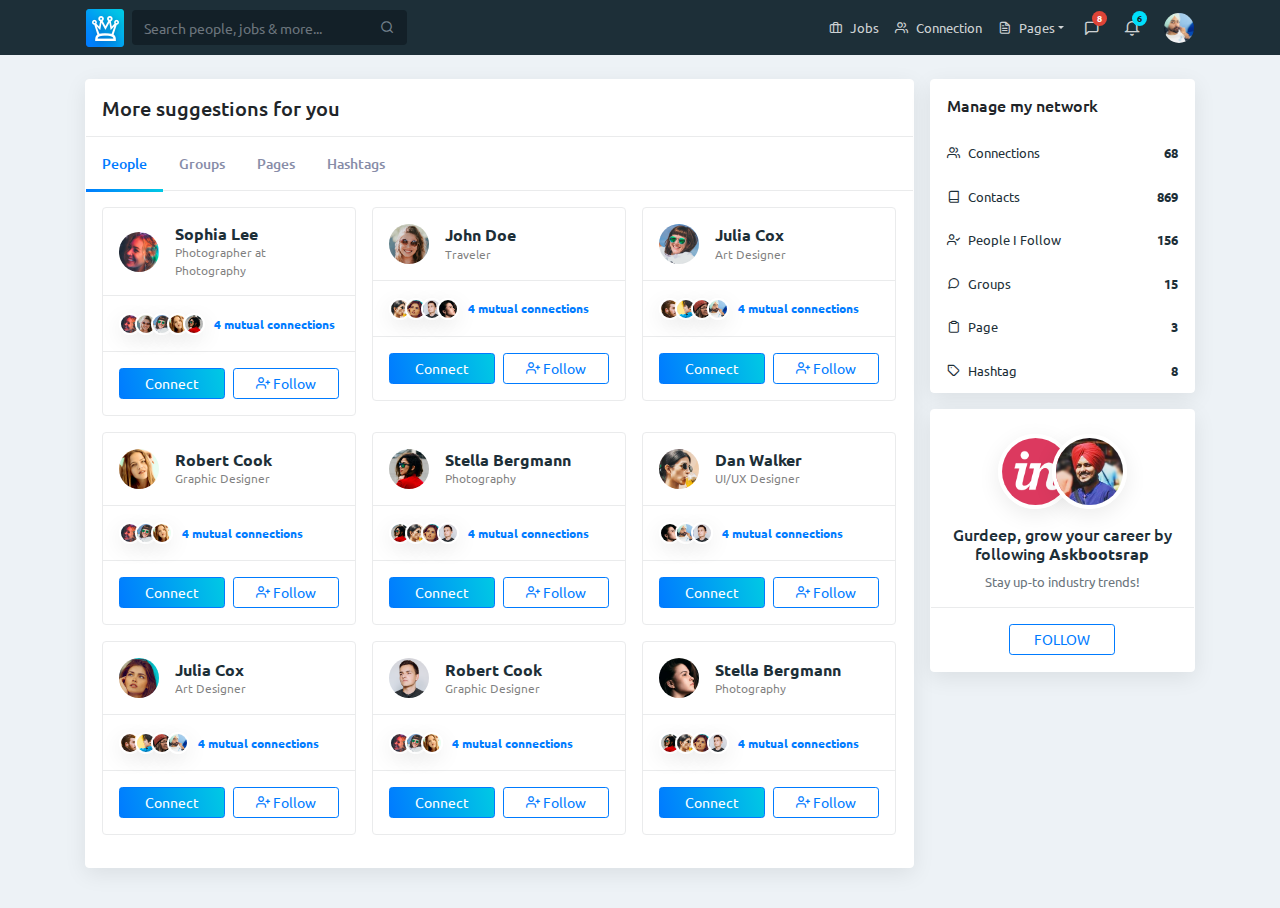
<file: templates/connection.html>
<!DOCTYPE html>
<html lang="en">
   <head>
      <meta charset="utf-8">
      <meta name="viewport" content="width=device-width, initial-scale=1, shrink-to-fit=no">
      <meta name="description" content="">
      <meta name="author" content="">
      <link rel="icon" type="image/png" href="../static/img/fav.png">
      <title></title>
      <!-- Slick Slider -->
      <link rel="stylesheet" type="text/css" href="../static/vendor/slick/slick.min.css"/>
      <link rel="stylesheet" type="text/css" href="../static/vendor/slick/slick-theme.min.css"/>
      <!-- Feather Icon-->
      <link href="../static/vendor/icons/feather.css" rel="stylesheet" type="text/css">
      <!-- Bootstrap core CSS -->
      <link href="../static/vendor/bootstrap/css/bootstrap.min.css" rel="stylesheet">
      <!-- Custom styles for this template -->
      <link href="../static/css/style.css" rel="stylesheet">
   </head>
   <body>
      <!-- Navigation -->
      <nav class="navbar navbar-expand navbar-dark bg-dark osahan-nav-top p-0">
         <div class="container">
            <a class="navbar-brand mr-2" href="index.html"><img src="../static/img/logo.png" alt="">
            </a>
            <form class="d-none d-sm-inline-block form-inline mr-auto my-2 my-md-0 mw-100 navbar-search">
               <div class="input-group">
                  <input type="text" class="form-control shadow-none border-0" placeholder="Search people, jobs & more..." aria-label="Search" aria-describedby="basic-addon2">
                  <div class="input-group-append">
                     <button class="btn" type="button">
                     <i class="feather-search"></i>
                     </button>
                  </div>
               </div>
            </form>
            <ul class="navbar-nav ml-auto d-flex align-items-center">
               <!-- Nav Item - Search Dropdown (Visible Only XS) -->
               <li class="nav-item dropdown no-arrow d-sm-none">
                  <a class="nav-link dropdown-toggle" href="#" id="searchDropdown" role="button" data-toggle="dropdown" aria-haspopup="true" aria-expanded="false">
                  <i class="feather-search mr-2"></i>
                  </a>
                  <!-- Dropdown - Messages -->
                  <div class="dropdown-menu dropdown-menu-right p-3 shadow-sm animated--grow-in" aria-labelledby="searchDropdown">
                     <form class="form-inline mr-auto w-100 navbar-search">
                        <div class="input-group">
                           <input type="text" class="form-control border-0 shadow-none" placeholder="Search people, jobs & more..." aria-label="Search" aria-describedby="basic-addon2">
                           <div class="input-group-append">
                              <button class="btn" type="button">
                              <i class="feather-search"></i>
                              </button>
                           </div>
                        </div>
                     </form>
                  </div>
               </li>
               <li class="nav-item">
                  <a class="nav-link" href="jobs.html"><i class="feather-briefcase mr-2"></i><span class="d-none d-lg-inline">Jobs</span></a>
               </li>
               <li class="nav-item">
                  <a class="nav-link" href="connection.html"><i class="feather-users mr-2"></i><span class="d-none d-lg-inline">Connection</span></a>
               </li>
               <li class="nav-item dropdown mr-2">
                  <a class="nav-link dropdown-toggle pr-0" href="#" role="button" data-toggle="dropdown" aria-haspopup="true" aria-expanded="false">
                  <i class="feather-file-text mr-2"></i><span class="d-none d-lg-inline">Pages</span>
                  </a>
                  <!-- Dropdown - User Information -->
                  <div class="dropdown-menu dropdown-menu-right shadow-sm">
                     <a class="dropdown-item" href="jobs.html"><i class="feather-briefcase mr-1"></i> Jobs</a>
                     <a class="dropdown-item" href="profile.html"><i class="feather-user mr-1"></i> Profile</a>
                     <a class="dropdown-item" href="connection.html"><i class="feather-users mr-1"></i> Connection</a>
                     <a class="dropdown-item" href="company-profile.html"><i class="feather-user-plus mr-1"></i> Company Profile</a>
                     <a class="dropdown-item" href="job-profile.html"><i class="feather-globe mr-1"></i> Job Profile</a>
                     <a class="dropdown-item" href="user/sign-in.html"><i class="feather-log-in mr-1"></i> Sign In</a>
                     <a class="dropdown-item" href="user/sign-up.html"><i class="feather-lock mr-1"></i> Sign Up</a>
                  </div>
               </li>
               <li class="nav-item dropdown no-arrow mx-1 osahan-list-dropdown">
                  <a class="nav-link dropdown-toggle" href="#" role="button" data-toggle="dropdown" aria-haspopup="true" aria-expanded="false">
                     <i class="feather-message-square"></i>
                     <!-- Counter - Alerts -->
                     <span class="badge badge-danger badge-counter">8</span>
                  </a>
                  <!-- Dropdown - Alerts -->
                  <div class="dropdown-list dropdown-menu dropdown-menu-right shadow-sm">
                     <h6 class="dropdown-header">
                        Message Center
                     </h6>
                     <a class="dropdown-item d-flex align-items-center" href="#">
                        <div class="dropdown-list-image mr-3">
                           <img class="rounded-circle" src="../static/img/p1.png" alt="">
                           <div class="status-indicator bg-success"></div>
                        </div>
                        <div class="font-weight-bold overflow-hidden">
                           <div class="text-truncate">Hi there! I am wondering if you can help me with a problem I've been having.</div>
                           <div class="small text-gray-500">Emily Fowler · 58m</div>
                        </div>
                     </a>
                     <a class="dropdown-item d-flex align-items-center" href="#">
                        <div class="dropdown-list-image mr-3">
                           <img class="rounded-circle" src="../static/img/p2.png" alt="">
                           <div class="status-indicator"></div>
                        </div>
                        <div class="overflow-hidden">
                           <div class="text-truncate">I have the photos that you ordered last month, how would you like them sent to you?</div>
                           <div class="small text-gray-500">Jae Chun · 1d</div>
                        </div>
                     </a>
                     <a class="dropdown-item d-flex align-items-center" href="#">
                        <div class="dropdown-list-image mr-3">
                           <img class="rounded-circle" src="../static/img/p3.png" alt="">
                           <div class="status-indicator bg-warning"></div>
                        </div>
                        <div class="overflow-hidden">
                           <div class="text-truncate">Last month's report looks great, I am very happy with the progress so far, keep up the good work!</div>
                           <div class="small text-gray-500">Morgan Alvarez · 2d</div>
                        </div>
                     </a>
                     <a class="dropdown-item d-flex align-items-center" href="#">
                        <div class="dropdown-list-image mr-3">
                           <img class="rounded-circle" src="../static/img/p4.png" alt="">
                           <div class="status-indicator bg-success"></div>
                        </div>
                        <div class="overflow-hidden">
                           <div class="text-truncate">Am I a good boy? The reason I ask is because someone told me that people say this to all dogs, even if they aren't good...</div>
                           <div class="small text-gray-500">Chicken the Dog · 2w</div>
                        </div>
                     </a>
                     <a class="dropdown-item text-center small text-gray-500" href="#">Read More Messages</a>
                  </div>
               </li>
               <li class="nav-item dropdown no-arrow mx-1 osahan-list-dropdown">
                  <a class="nav-link dropdown-toggle" href="#" role="button" data-toggle="dropdown" aria-haspopup="true" aria-expanded="false">
                     <i class="feather-bell"></i>
                     <!-- Counter - Alerts -->
                     <span class="badge badge-info badge-counter">6</span>
                  </a>
                  <!-- Dropdown - Alerts -->
                  <div class="dropdown-list dropdown-menu dropdown-menu-right shadow-sm">
                     <h6 class="dropdown-header">
                        Alerts Center
                     </h6>
                     <a class="dropdown-item d-flex align-items-center" href="#">
                        <div class="mr-3">
                           <div class="icon-circle bg-primary">
                              <i class="feather-download-cloud text-white"></i>
                           </div>
                        </div>
                        <div>
                           <div class="small text-gray-500">December 12, 2019</div>
                           <span class="font-weight-bold">A new monthly report is ready to download!</span>
                        </div>
                     </a>
                     <a class="dropdown-item d-flex align-items-center" href="#">
                        <div class="mr-3">
                           <div class="icon-circle bg-success">
                              <i class="feather-edit text-white"></i>
                           </div>
                        </div>
                        <div>
                           <div class="small text-gray-500">December 7, 2019</div>
                           $290.29 has been deposited into your account!
                        </div>
                     </a>
                     <a class="dropdown-item d-flex align-items-center" href="#">
                        <div class="mr-3">
                           <div class="icon-circle bg-warning">
                              <i class="feather-folder text-white"></i>
                           </div>
                        </div>
                        <div>
                           <div class="small text-gray-500">December 2, 2019</div>
                           Spending Alert: We've noticed unusually high spending for your account.
                        </div>
                     </a>
                     <a class="dropdown-item text-center small text-gray-500" href="#">Show All Alerts</a>
                  </div>
               </li>
               <!-- Nav Item - User Information -->
               <li class="nav-item dropdown no-arrow ml-1 osahan-profile-dropdown">
                  <a class="nav-link dropdown-toggle pr-0" href="#" role="button" data-toggle="dropdown" aria-haspopup="true" aria-expanded="false">
                  <img class="img-profile rounded-circle" src="../static/img/p13.png">
                  </a>
                  <!-- Dropdown - User Information -->
                  <div class="dropdown-menu dropdown-menu-right shadow-sm">
                     <div class="p-3 d-flex align-items-center">
                        <div class="dropdown-list-image mr-3">
                           <img class="rounded-circle" src="../static/img/user.png" alt="">
                           <div class="status-indicator bg-success"></div>
                        </div>
                        <div class="font-weight-bold">
                           <div class="text-truncate">Gurdeep Osahan</div>
                           <div class="small text-gray-500">UI/UX Designer</div>
                        </div>
                     </div>
                     <div class="dropdown-divider"></div>
                     <a class="dropdown-item" href="profile.html"><i class="feather-user mr-1"></i> Profile</a>
                     <a class="dropdown-item" href="user/sign-in.html"><i class="feather-log-out	mr-1"></i> Logout</a>
                  </div>
               </li>
            </ul>
         </div>
      </nav>
      <div class="py-4">
         <div class="container">
            <div class="row">
               <!-- Main Content -->
               <main class="col col-xl-9 order-xl-2 col-lg-12 order-lg-1 col-md-12 col-sm-12 col-12">
                  <div class="box shadow-sm border rounded bg-white mb-3 osahan-share-post">
                     <h5 class="pl-3 pt-3 pr-3 border-bottom mb-0 pb-3">More suggestions for you</h5>
                     <ul class="nav border-bottom osahan-line-tab" id="myTab" role="tablist">
                        <li class="nav-item">
                           <a class="nav-link active" id="home-tab" data-toggle="tab" href="#home" role="tab" aria-controls="home" aria-selected="true">People</a>
                        </li>
                        <li class="nav-item">
                           <a class="nav-link" id="profile-tab" data-toggle="tab" href="#profile" role="tab" aria-controls="profile" aria-selected="false">Groups</a>
                        </li>
                        <li class="nav-item">
                           <a class="nav-link" id="contact-tab" data-toggle="tab" href="#contact" role="tab" aria-controls="contact" aria-selected="false">Pages</a>
                        </li>
                        <li class="nav-item">
                           <a class="nav-link" id="type-tab" data-toggle="tab" href="#type" role="tab" aria-controls="type" aria-selected="false">Hashtags</a>
                        </li>
                     </ul>
                     <div class="tab-content" id="myTabContent">
                        <div class="tab-pane fade show active" id="home" role="tabpanel" aria-labelledby="home-tab">
                           <div class="p-3">
                              <div class="row">
                                 <div class="col-md-4">
                                    <a href="profile.html">
                                       <div class="border network-item rounded mb-3">
                                          <div class="p-3 d-flex align-items-center network-item-header">
                                             <div class="dropdown-list-image mr-3">
                                                <img class="rounded-circle" src="../static/img/p1.png" alt="">
                                             </div>
                                             <div class="font-weight-bold">
                                                <h6 class="font-weight-bold text-dark mb-0">Sophia Lee</h6>
                                                <div class="small text-black-50">Photographer at Photography</div>
                                             </div>
                                          </div>
                                          <div class="d-flex align-items-center p-3 border-top border-bottom network-item-body">
                                             <div class="overlap-rounded-circle">
                                                <img class="rounded-circle shadow-sm" data-toggle="tooltip" data-placement="top" title="Sophia Lee" src="../static/img/p1.png" alt="">
                                                <img class="rounded-circle shadow-sm" data-toggle="tooltip" data-placement="top" title="John Doe" src="../static/img/p2.png" alt="">
                                                <img class="rounded-circle shadow-sm" data-toggle="tooltip" data-placement="top" title="Julia Cox" src="../static/img/p3.png" alt="">
                                                <img class="rounded-circle shadow-sm" data-toggle="tooltip" data-placement="top" title="Robert Cook" src="../static/img/p4.png" alt="">
                                                <img class="rounded-circle shadow-sm" data-toggle="tooltip" data-placement="top" title="Sophia Lee" src="../static/img/p5.png" alt="">
                                             </div>
                                             <span class="font-weight-bold small text-primary">4 mutual connections</span>
                                          </div>
                                          <div class="network-item-footer py-3 d-flex text-center">
                                             <div class="col-6 pl-3 pr-1">
                                                <button type="button" class="btn btn-primary btn-sm btn-block"> Connect </button>
                                             </div>
                                             <div class="col-6 pr-3 pl-1">
                                                <button type="button" class="btn btn-outline-primary btn-sm btn-block"> <i class="feather-user-plus"></i> Follow </button>
                                             </div>
                                          </div>
                                       </div>
                                    </a>
                                 </div>
                                 <div class="col-md-4">
                                    <a href="profile.html">
                                       <div class="border network-item rounded mb-3">
                                          <div class="p-3 d-flex align-items-center network-item-header">
                                             <div class="dropdown-list-image mr-3">
                                                <img class="rounded-circle" src="../static/img/p2.png" alt="">
                                             </div>
                                             <div class="font-weight-bold">
                                                <h6 class="font-weight-bold text-dark mb-0">John Doe</h6>
                                                <div class="small text-black-50">Traveler</div>
                                             </div>
                                          </div>
                                          <div class="d-flex align-items-center p-3 border-top border-bottom network-item-body">
                                             <div class="overlap-rounded-circle">
                                                <img class="rounded-circle shadow-sm" data-toggle="tooltip" data-placement="top" title="Sophia Lee" src="../static/img/p6.png" alt="">
                                                <img class="rounded-circle shadow-sm" data-toggle="tooltip" data-placement="top" title="John Doe" src="../static/img/p7.png" alt="">
                                                <img class="rounded-circle shadow-sm" data-toggle="tooltip" data-placement="top" title="Julia Cox" src="../static/img/p8.png" alt="">
                                                <img class="rounded-circle shadow-sm" data-toggle="tooltip" data-placement="top" title="Robert Cook" src="../static/img/p9.png" alt="">
                                             </div>
                                             <span class="font-weight-bold small text-primary">4 mutual connections</span>
                                          </div>
                                          <div class="network-item-footer py-3 d-flex text-center">
                                             <div class="col-6 pl-3 pr-1">
                                                <button type="button" class="btn btn-primary btn-sm btn-block"> Connect </button>
                                             </div>
                                             <div class="col-6 pr-3 pl-1">
                                                <button type="button" class="btn btn-outline-primary btn-sm btn-block"> <i class="feather-user-plus"></i> Follow </button>
                                             </div>
                                          </div>
                                       </div>
                                    </a>
                                 </div>
                                 <div class="col-md-4">
                                    <a href="profile.html">
                                       <div class="border network-item rounded mb-3">
                                          <div class="p-3 d-flex align-items-center network-item-header">
                                             <div class="dropdown-list-image mr-3">
                                                <img class="rounded-circle" src="../static/img/p3.png" alt="">
                                             </div>
                                             <div class="font-weight-bold">
                                                <h6 class="font-weight-bold text-dark mb-0">Julia Cox</h6>
                                                <div class="small text-black-50">Art Designer</div>
                                             </div>
                                          </div>
                                          <div class="d-flex align-items-center p-3 border-top border-bottom network-item-body">
                                             <div class="overlap-rounded-circle">
                                                <img class="rounded-circle shadow-sm" data-toggle="tooltip" data-placement="top" title="Sophia Lee" src="../static/img/p10.png" alt="">
                                                <img class="rounded-circle shadow-sm" data-toggle="tooltip" data-placement="top" title="John Doe" src="../static/img/p11.png" alt="">
                                                <img class="rounded-circle shadow-sm" data-toggle="tooltip" data-placement="top" title="Julia Cox" src="../static/img/p12.png" alt="">
                                                <img class="rounded-circle shadow-sm" data-toggle="tooltip" data-placement="top" title="Robert Cook" src="../static/img/p13.png" alt="">
                                             </div>
                                             <span class="font-weight-bold small text-primary">4 mutual connections</span>
                                          </div>
                                          <div class="network-item-footer py-3 d-flex text-center">
                                             <div class="col-6 pl-3 pr-1">
                                                <button type="button" class="btn btn-primary btn-sm btn-block"> Connect </button>
                                             </div>
                                             <div class="col-6 pr-3 pl-1">
                                                <button type="button" class="btn btn-outline-primary btn-sm btn-block"> <i class="feather-user-plus"></i> Follow </button>
                                             </div>
                                          </div>
                                       </div>
                                    </a>
                                 </div>
                                 <div class="col-md-4">
                                    <a href="profile.html">
                                       <div class="border network-item rounded mb-3">
                                          <div class="p-3 d-flex align-items-center network-item-header">
                                             <div class="dropdown-list-image mr-3">
                                                <img class="rounded-circle" src="../static/img/p4.png" alt="">
                                             </div>
                                             <div class="font-weight-bold">
                                                <h6 class="font-weight-bold text-dark mb-0">Robert Cook</h6>
                                                <div class="small text-black-50">Graphic Designer</div>
                                             </div>
                                          </div>
                                          <div class="d-flex align-items-center p-3 border-top border-bottom network-item-body">
                                             <div class="overlap-rounded-circle">
                                                <img class="rounded-circle shadow-sm" data-toggle="tooltip" data-placement="top" title="Sophia Lee" src="../static/img/p1.png" alt="">
                                                <img class="rounded-circle shadow-sm" data-toggle="tooltip" data-placement="top" title="Julia Cox" src="../static/img/p3.png" alt="">
                                                <img class="rounded-circle shadow-sm" data-toggle="tooltip" data-placement="top" title="Robert Cook" src="../static/img/p4.png" alt="">
                                             </div>
                                             <span class="font-weight-bold small text-primary">4 mutual connections</span>
                                          </div>
                                          <div class="network-item-footer py-3 d-flex text-center">
                                             <div class="col-6 pl-3 pr-1">
                                                <button type="button" class="btn btn-primary btn-sm btn-block"> Connect </button>
                                             </div>
                                             <div class="col-6 pr-3 pl-1">
                                                <button type="button" class="btn btn-outline-primary btn-sm btn-block"> <i class="feather-user-plus"></i> Follow </button>
                                             </div>
                                          </div>
                                       </div>
                                    </a>
                                 </div>
                                 <div class="col-md-4">
                                    <a href="profile.html">
                                       <div class="border network-item rounded mb-3">
                                          <div class="p-3 d-flex align-items-center network-item-header">
                                             <div class="dropdown-list-image mr-3">
                                                <img class="rounded-circle" src="../static/img/p5.png" alt="">
                                             </div>
                                             <div class="font-weight-bold">
                                                <h6 class="font-weight-bold text-dark mb-0">Stella Bergmann</h6>
                                                <div class="small text-black-50">Photography</div>
                                             </div>
                                          </div>
                                          <div class="d-flex align-items-center p-3 border-top border-bottom network-item-body">
                                             <div class="overlap-rounded-circle">
                                                <img class="rounded-circle shadow-sm" data-toggle="tooltip" data-placement="top" title="Sophia Lee" src="../static/img/p5.png" alt="">
                                                <img class="rounded-circle shadow-sm" data-toggle="tooltip" data-placement="top" title="John Doe" src="../static/img/p6.png" alt="">
                                                <img class="rounded-circle shadow-sm" data-toggle="tooltip" data-placement="top" title="Julia Cox" src="../static/img/p7.png" alt="">
                                                <img class="rounded-circle shadow-sm" data-toggle="tooltip" data-placement="top" title="Robert Cook" src="../static/img/p8.png" alt="">
                                             </div>
                                             <span class="font-weight-bold small text-primary">4 mutual connections</span>
                                          </div>
                                          <div class="network-item-footer py-3 d-flex text-center">
                                             <div class="col-6 pl-3 pr-1">
                                                <button type="button" class="btn btn-primary btn-sm btn-block"> Connect </button>
                                             </div>
                                             <div class="col-6 pr-3 pl-1">
                                                <button type="button" class="btn btn-outline-primary btn-sm btn-block"> <i class="feather-user-plus"></i> Follow </button>
                                             </div>
                                          </div>
                                       </div>
                                    </a>
                                 </div>
                                 <div class="col-md-4">
                                    <a href="profile.html">
                                       <div class="border network-item rounded mb-3">
                                          <div class="p-3 d-flex align-items-center network-item-header">
                                             <div class="dropdown-list-image mr-3">
                                                <img class="rounded-circle" src="../static/img/p6.png" alt="">
                                             </div>
                                             <div class="font-weight-bold">
                                                <h6 class="font-weight-bold text-dark mb-0">Dan Walker</h6>
                                                <div class="small text-black-50">UI/UX Designer</div>
                                             </div>
                                          </div>
                                          <div class="d-flex align-items-center p-3 border-top border-bottom network-item-body">
                                             <div class="overlap-rounded-circle">
                                                <img class="rounded-circle shadow-sm" data-toggle="tooltip" data-placement="top" title="Sophia Lee" src="../static/img/p9.png" alt="">
                                                <img class="rounded-circle shadow-sm" data-toggle="tooltip" data-placement="top" title="Julia Cox" src="../static/img/p13.png" alt="">
                                                <img class="rounded-circle shadow-sm" data-toggle="tooltip" data-placement="top" title="Robert Cook" src="../static/img/p8.png" alt="">
                                             </div>
                                             <span class="font-weight-bold small text-primary">4 mutual connections</span>
                                          </div>
                                          <div class="network-item-footer py-3 d-flex text-center">
                                             <div class="col-6 pl-3 pr-1">
                                                <button type="button" class="btn btn-primary btn-sm btn-block"> Connect </button>
                                             </div>
                                             <div class="col-6 pr-3 pl-1">
                                                <button type="button" class="btn btn-outline-primary btn-sm btn-block"> <i class="feather-user-plus"></i> Follow </button>
                                             </div>
                                          </div>
                                       </div>
                                    </a>
                                 </div>
                                 <div class="col-md-4">
                                    <a href="profile.html">
                                       <div class="border network-item rounded mb-3">
                                          <div class="p-3 d-flex align-items-center network-item-header">
                                             <div class="dropdown-list-image mr-3">
                                                <img class="rounded-circle" src="../static/img/p7.png" alt="">
                                             </div>
                                             <div class="font-weight-bold">
                                                <h6 class="font-weight-bold text-dark mb-0">Julia Cox</h6>
                                                <div class="small text-black-50">Art Designer</div>
                                             </div>
                                          </div>
                                          <div class="d-flex align-items-center p-3 border-top border-bottom network-item-body">
                                             <div class="overlap-rounded-circle">
                                                <img class="rounded-circle shadow-sm" data-toggle="tooltip" data-placement="top" title="Sophia Lee" src="../static/img/p10.png" alt="">
                                                <img class="rounded-circle shadow-sm" data-toggle="tooltip" data-placement="top" title="John Doe" src="../static/img/p11.png" alt="">
                                                <img class="rounded-circle shadow-sm" data-toggle="tooltip" data-placement="top" title="Julia Cox" src="../static/img/p12.png" alt="">
                                                <img class="rounded-circle shadow-sm" data-toggle="tooltip" data-placement="top" title="Robert Cook" src="../static/img/p13.png" alt="">
                                             </div>
                                             <span class="font-weight-bold small text-primary">4 mutual connections</span>
                                          </div>
                                          <div class="network-item-footer py-3 d-flex text-center">
                                             <div class="col-6 pl-3 pr-1">
                                                <button type="button" class="btn btn-primary btn-sm btn-block"> Connect </button>
                                             </div>
                                             <div class="col-6 pr-3 pl-1">
                                                <button type="button" class="btn btn-outline-primary btn-sm btn-block"> <i class="feather-user-plus"></i> Follow </button>
                                             </div>
                                          </div>
                                       </div>
                                    </a>
                                 </div>
                                 <div class="col-md-4">
                                    <a href="profile.html">
                                       <div class="border network-item rounded mb-3">
                                          <div class="p-3 d-flex align-items-center network-item-header">
                                             <div class="dropdown-list-image mr-3">
                                                <img class="rounded-circle" src="../static/img/p8.png" alt="">
                                             </div>
                                             <div class="font-weight-bold">
                                                <h6 class="font-weight-bold text-dark mb-0">Robert Cook</h6>
                                                <div class="small text-black-50">Graphic Designer</div>
                                             </div>
                                          </div>
                                          <div class="d-flex align-items-center p-3 border-top border-bottom network-item-body">
                                             <div class="overlap-rounded-circle">
                                                <img class="rounded-circle shadow-sm" data-toggle="tooltip" data-placement="top" title="Sophia Lee" src="../static/img/p1.png" alt="">
                                                <img class="rounded-circle shadow-sm" data-toggle="tooltip" data-placement="top" title="Julia Cox" src="../static/img/p3.png" alt="">
                                                <img class="rounded-circle shadow-sm" data-toggle="tooltip" data-placement="top" title="Robert Cook" src="../static/img/p4.png" alt="">
                                             </div>
                                             <span class="font-weight-bold small text-primary">4 mutual connections</span>
                                          </div>
                                          <div class="network-item-footer py-3 d-flex text-center">
                                             <div class="col-6 pl-3 pr-1">
                                                <button type="button" class="btn btn-primary btn-sm btn-block"> Connect </button>
                                             </div>
                                             <div class="col-6 pr-3 pl-1">
                                                <button type="button" class="btn btn-outline-primary btn-sm btn-block"> <i class="feather-user-plus"></i> Follow </button>
                                             </div>
                                          </div>
                                       </div>
                                    </a>
                                 </div>
                                 <div class="col-md-4">
                                    <a href="profile.html">
                                       <div class="border network-item rounded mb-3">
                                          <div class="p-3 d-flex align-items-center network-item-header">
                                             <div class="dropdown-list-image mr-3">
                                                <img class="rounded-circle" src="../static/img/p9.png" alt="">
                                             </div>
                                             <div class="font-weight-bold">
                                                <h6 class="font-weight-bold text-dark mb-0">Stella Bergmann</h6>
                                                <div class="small text-black-50">Photography</div>
                                             </div>
                                          </div>
                                          <div class="d-flex align-items-center p-3 border-top border-bottom network-item-body">
                                             <div class="overlap-rounded-circle">
                                                <img class="rounded-circle shadow-sm" data-toggle="tooltip" data-placement="top" title="Sophia Lee" src="../static/img/p5.png" alt="">
                                                <img class="rounded-circle shadow-sm" data-toggle="tooltip" data-placement="top" title="John Doe" src="../static/img/p6.png" alt="">
                                                <img class="rounded-circle shadow-sm" data-toggle="tooltip" data-placement="top" title="Julia Cox" src="../static/img/p7.png" alt="">
                                                <img class="rounded-circle shadow-sm" data-toggle="tooltip" data-placement="top" title="Robert Cook" src="../static/img/p8.png" alt="">
                                             </div>
                                             <span class="font-weight-bold small text-primary">4 mutual connections</span>
                                          </div>
                                          <div class="network-item-footer py-3 d-flex text-center">
                                             <div class="col-6 pl-3 pr-1">
                                                <button type="button" class="btn btn-primary btn-sm btn-block"> Connect </button>
                                             </div>
                                             <div class="col-6 pr-3 pl-1">
                                                <button type="button" class="btn btn-outline-primary btn-sm btn-block"> <i class="feather-user-plus"></i> Follow </button>
                                             </div>
                                          </div>
                                       </div>
                                    </a>
                                 </div>
                              </div>
                           </div>
                        </div>
                        <div class="tab-pane fade" id="profile" role="tabpanel" aria-labelledby="profile-tab">
                           <div class="p-3 w-100">
                              <h6>Soon in next free update</h6>
                           </div>
                        </div>
                        <div class="tab-pane fade" id="contact" role="tabpanel" aria-labelledby="contact-tab">
                           <div class="p-3 w-100">
                              <h6>Soon in next free update</h6>
                           </div>
                        </div>
                        <div class="tab-pane fade" id="type" role="tabpanel" aria-labelledby="type-tab">
                           <div class="p-3 w-100">
                              <h6>Soon in next free update</h6>
                           </div>
                        </div>
                     </div>
                  </div>
               </main>
               <aside class="col col-xl-3 order-xl-2 col-lg-12 order-lg-2 col-12">
                  <div class="box mb-3 shadow-sm border rounded bg-white list-sidebar">
                     <div class="box-title p-3">
                        <h6 class="m-0">Manage my network</h6>
                     </div>
                     <ul class="list-group list-group-flush">
                        <a href="#">
                           <li class="list-group-item pl-3 pr-3 d-flex align-items-center text-dark"><i class="feather-users mr-2 text-dark"></i> Connections <span class="ml-auto font-weight-bold">68</span></li>
                        </a>
                        <a href="#">
                           <li class="list-group-item pl-3 pr-3 d-flex align-items-center text-dark"><i class="feather-book mr-2 text-dark"></i> Contacts <span class="ml-auto font-weight-bold">869</span></li>
                        </a>
                        <a href="#">
                           <li class="list-group-item pl-3 pr-3 d-flex align-items-center text-dark"><i class="feather-user-check mr-2 text-dark"></i> People I Follow <span class="ml-auto font-weight-bold">156</span></li>
                        </a>
                        <a href="#">
                           <li class="list-group-item pl-3 pr-3 d-flex align-items-center text-dark"><i class="feather-message-circle mr-2 text-dark"></i> Groups <span class="ml-auto font-weight-bold">15</span></li>
                        </a>
                        <a href="#">
                           <li class="list-group-item pl-3 pr-3 d-flex align-items-center text-dark"><i class="feather-clipboard mr-2 text-dark"></i> Page <span class="ml-auto font-weight-bold">3</span></li>
                        </a>
                        <a href="#">
                           <li class="list-group-item pl-3 pr-3 d-flex align-items-center text-dark"><i class="feather-tag mr-2 text-dark"></i> Hashtag <span class="ml-auto font-weight-bold">8</span></li>
                        </a>
                     </ul>
                  </div>
                  <div class="box shadow-sm mb-3 border rounded bg-white ads-box text-center">
                     <div class="image-overlap-2 pt-4">
                        <img src="../static/img/l4.png" class="img-fluid rounded-circle shadow-sm" alt="Responsive image">
                        <img src="../static/img/user.png" class="img-fluid rounded-circle shadow-sm" alt="Responsive image">
                     </div>
                     <div class="p-3 border-bottom">
                        <h6 class="text-dark">Gurdeep, grow your career by following <span class="font-weight-bold"> Askbootsrap</span></h6>
                        <p class="mb-0 text-muted">Stay up-to industry trends!</p>
                     </div>
                     <div class="p-3">
                        <button type="button" class="btn btn-outline-primary btn-sm pl-4 pr-4"> FOLLOW </button>
                     </div>
                  </div>
               </aside>
            </div>
         </div>
      </div>
      <!-- Bootstrap core JavaScript -->
      <script src="../static/vendor/jquery/jquery.min.js"></script>
      <script src="../static/vendor/bootstrap/js/bootstrap.bundle.min.js"></script>
      <!-- slick Slider JS-->
      <script type="text/javascript" src="../static/vendor/slick/slick.min.js"></script>
      <!-- Custom scripts for all pages-->
      <script src="../static/js/osahan.js"></script>
   </body>
</html>
</file>
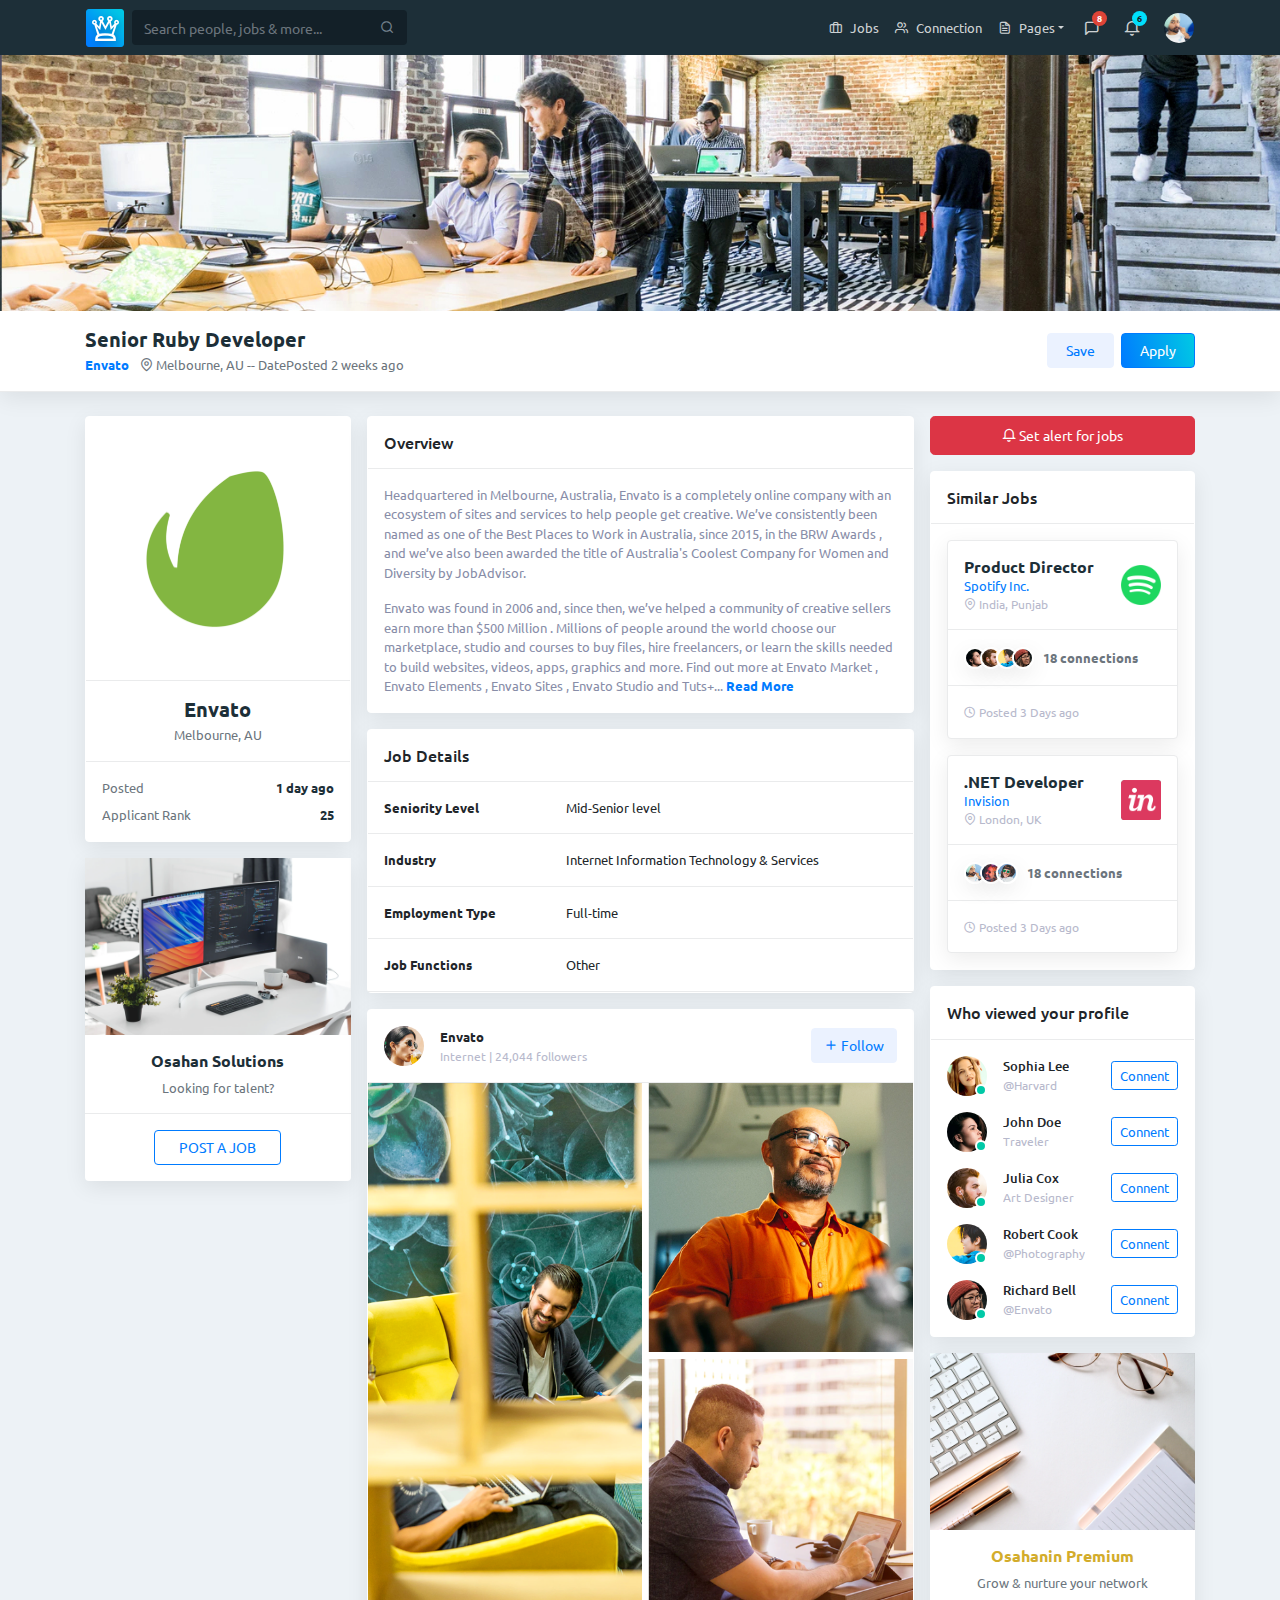
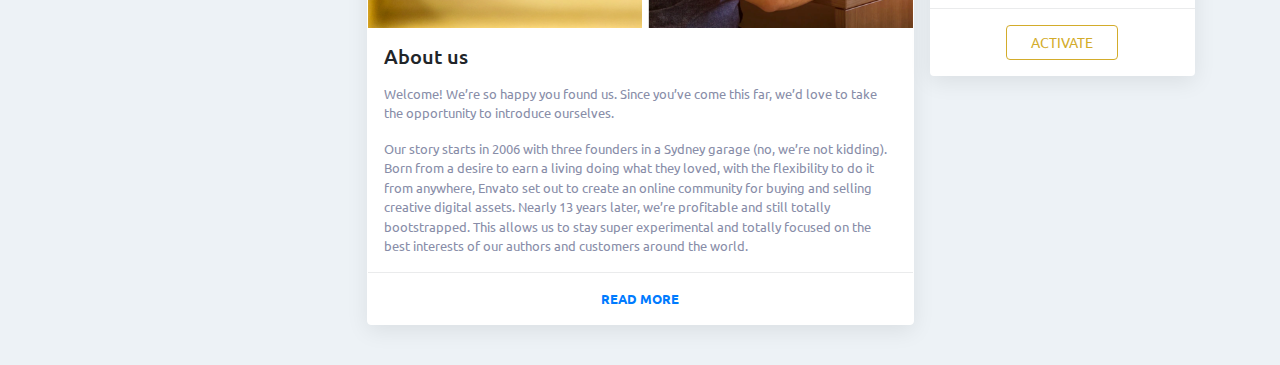
<file: templates/job-profile.html>
<!DOCTYPE html>
<html lang="en">
   <head>
      <meta charset="utf-8">
      <meta name="viewport" content="width=device-width, initial-scale=1, shrink-to-fit=no">
      <meta name="description" content="">
      <meta name="author" content="">
      <link rel="icon" type="image/png" href="../static/img/fav.png">
      <title></title>
      <!-- Slick Slider -->
      <link rel="stylesheet" type="text/css" href="../static/vendor/slick/slick.min.css"/>
      <link rel="stylesheet" type="text/css" href="../static/vendor/slick/slick-theme.min.css"/>
      <!-- Feather Icon-->
      <link href="../static/vendor/icons/feather.css" rel="stylesheet" type="text/css">
      <!-- Bootstrap core CSS -->
      <link href="../static/vendor/bootstrap/css/bootstrap.min.css" rel="stylesheet">
      <!-- Custom styles for this template -->
      <link href="../static/css/style.css" rel="stylesheet">
   </head>
   <body>
      <!-- Navigation -->
      <nav class="navbar navbar-expand navbar-dark bg-dark osahan-nav-top p-0">
         <div class="container">
            <a class="navbar-brand mr-2" href="index.html"><img src="../static/img/logo.png" alt="">
            </a>
            <form class="d-none d-sm-inline-block form-inline mr-auto my-2 my-md-0 mw-100 navbar-search">
               <div class="input-group">
                  <input type="text" class="form-control shadow-none border-0" placeholder="Search people, jobs & more..." aria-label="Search" aria-describedby="basic-addon2">
                  <div class="input-group-append">
                     <button class="btn" type="button">
                     <i class="feather-search"></i>
                     </button>
                  </div>
               </div>
            </form>
            <ul class="navbar-nav ml-auto d-flex align-items-center">
               <!-- Nav Item - Search Dropdown (Visible Only XS) -->
               <li class="nav-item dropdown no-arrow d-sm-none">
                  <a class="nav-link dropdown-toggle" href="#" id="searchDropdown" role="button" data-toggle="dropdown" aria-haspopup="true" aria-expanded="false">
                  <i class="feather-search mr-2"></i>
                  </a>
                  <!-- Dropdown - Messages -->
                  <div class="dropdown-menu dropdown-menu-right p-3 shadow-sm animated--grow-in" aria-labelledby="searchDropdown">
                     <form class="form-inline mr-auto w-100 navbar-search">
                        <div class="input-group">
                           <input type="text" class="form-control border-0 shadow-none" placeholder="Search people, jobs & more..." aria-label="Search" aria-describedby="basic-addon2">
                           <div class="input-group-append">
                              <button class="btn" type="button">
                              <i class="feather-search"></i>
                              </button>
                           </div>
                        </div>
                     </form>
                  </div>
               </li>
               <li class="nav-item">
                  <a class="nav-link" href="jobs.html"><i class="feather-briefcase mr-2"></i><span class="d-none d-lg-inline">Jobs</span></a>
               </li>
               <li class="nav-item">
                  <a class="nav-link" href="connection.html"><i class="feather-users mr-2"></i><span class="d-none d-lg-inline">Connection</span></a>
               </li>
               <li class="nav-item dropdown mr-2">
                  <a class="nav-link dropdown-toggle pr-0" href="#" role="button" data-toggle="dropdown" aria-haspopup="true" aria-expanded="false">
                  <i class="feather-file-text mr-2"></i><span class="d-none d-lg-inline">Pages</span>
                  </a>
                  <!-- Dropdown - User Information -->
                  <div class="dropdown-menu dropdown-menu-right shadow-sm">
                     <a class="dropdown-item" href="jobs.html"><i class="feather-briefcase mr-1"></i> Jobs</a>
                     <a class="dropdown-item" href="profile.html"><i class="feather-user mr-1"></i> Profile</a>
                     <a class="dropdown-item" href="connection.html"><i class="feather-users mr-1"></i> Connection</a>
                     <a class="dropdown-item" href="company-profile.html"><i class="feather-user-plus mr-1"></i> Company Profile</a>
                     <a class="dropdown-item" href="job-profile.html"><i class="feather-globe mr-1"></i> Job Profile</a>
                     <a class="dropdown-item" href="user/sign-in.html"><i class="feather-log-in mr-1"></i> Sign In</a>
                     <a class="dropdown-item" href="user/sign-up.html"><i class="feather-lock mr-1"></i> Sign Up</a>
                  </div>
               </li>
               <li class="nav-item dropdown no-arrow mx-1 osahan-list-dropdown">
                  <a class="nav-link dropdown-toggle" href="#" role="button" data-toggle="dropdown" aria-haspopup="true" aria-expanded="false">
                     <i class="feather-message-square"></i>
                     <!-- Counter - Alerts -->
                     <span class="badge badge-danger badge-counter">8</span>
                  </a>
                  <!-- Dropdown - Alerts -->
                  <div class="dropdown-list dropdown-menu dropdown-menu-right shadow-sm">
                     <h6 class="dropdown-header">
                        Message Center
                     </h6>
                     <a class="dropdown-item d-flex align-items-center" href="#">
                        <div class="dropdown-list-image mr-3">
                           <img class="rounded-circle" src="../static/img/p1.png" alt="">
                           <div class="status-indicator bg-success"></div>
                        </div>
                        <div class="font-weight-bold overflow-hidden">
                           <div class="text-truncate">Hi there! I am wondering if you can help me with a problem I've been having.</div>
                           <div class="small text-gray-500">Emily Fowler · 58m</div>
                        </div>
                     </a>
                     <a class="dropdown-item d-flex align-items-center" href="#">
                        <div class="dropdown-list-image mr-3">
                           <img class="rounded-circle" src="../static/img/p2.png" alt="">
                           <div class="status-indicator"></div>
                        </div>
                        <div class="overflow-hidden">
                           <div class="text-truncate">I have the photos that you ordered last month, how would you like them sent to you?</div>
                           <div class="small text-gray-500">Jae Chun · 1d</div>
                        </div>
                     </a>
                     <a class="dropdown-item d-flex align-items-center" href="#">
                        <div class="dropdown-list-image mr-3">
                           <img class="rounded-circle" src="../static/img/p3.png" alt="">
                           <div class="status-indicator bg-warning"></div>
                        </div>
                        <div class="overflow-hidden">
                           <div class="text-truncate">Last month's report looks great, I am very happy with the progress so far, keep up the good work!</div>
                           <div class="small text-gray-500">Morgan Alvarez · 2d</div>
                        </div>
                     </a>
                     <a class="dropdown-item d-flex align-items-center" href="#">
                        <div class="dropdown-list-image mr-3">
                           <img class="rounded-circle" src="../static/img/p4.png" alt="">
                           <div class="status-indicator bg-success"></div>
                        </div>
                        <div class="overflow-hidden">
                           <div class="text-truncate">Am I a good boy? The reason I ask is because someone told me that people say this to all dogs, even if they aren't good...</div>
                           <div class="small text-gray-500">Chicken the Dog · 2w</div>
                        </div>
                     </a>
                     <a class="dropdown-item text-center small text-gray-500" href="#">Read More Messages</a>
                  </div>
               </li>
               <li class="nav-item dropdown no-arrow mx-1 osahan-list-dropdown">
                  <a class="nav-link dropdown-toggle" href="#" role="button" data-toggle="dropdown" aria-haspopup="true" aria-expanded="false">
                     <i class="feather-bell"></i>
                     <!-- Counter - Alerts -->
                     <span class="badge badge-info badge-counter">6</span>
                  </a>
                  <!-- Dropdown - Alerts -->
                  <div class="dropdown-list dropdown-menu dropdown-menu-right shadow-sm">
                     <h6 class="dropdown-header">
                        Alerts Center
                     </h6>
                     <a class="dropdown-item d-flex align-items-center" href="#">
                        <div class="mr-3">
                           <div class="icon-circle bg-primary">
                              <i class="feather-download-cloud text-white"></i>
                           </div>
                        </div>
                        <div>
                           <div class="small text-gray-500">December 12, 2019</div>
                           <span class="font-weight-bold">A new monthly report is ready to download!</span>
                        </div>
                     </a>
                     <a class="dropdown-item d-flex align-items-center" href="#">
                        <div class="mr-3">
                           <div class="icon-circle bg-success">
                              <i class="feather-edit text-white"></i>
                           </div>
                        </div>
                        <div>
                           <div class="small text-gray-500">December 7, 2019</div>
                           $290.29 has been deposited into your account!
                        </div>
                     </a>
                     <a class="dropdown-item d-flex align-items-center" href="#">
                        <div class="mr-3">
                           <div class="icon-circle bg-warning">
                              <i class="feather-folder text-white"></i>
                           </div>
                        </div>
                        <div>
                           <div class="small text-gray-500">December 2, 2019</div>
                           Spending Alert: We've noticed unusually high spending for your account.
                        </div>
                     </a>
                     <a class="dropdown-item text-center small text-gray-500" href="#">Show All Alerts</a>
                  </div>
               </li>
               <!-- Nav Item - User Information -->
               <li class="nav-item dropdown no-arrow ml-1 osahan-profile-dropdown">
                  <a class="nav-link dropdown-toggle pr-0" href="#" role="button" data-toggle="dropdown" aria-haspopup="true" aria-expanded="false">
                  <img class="img-profile rounded-circle" src="../static/img/p13.png">
                  </a>
                  <!-- Dropdown - User Information -->
                  <div class="dropdown-menu dropdown-menu-right shadow-sm">
                     <div class="p-3 d-flex align-items-center">
                        <div class="dropdown-list-image mr-3">
                           <img class="rounded-circle" src="../static/img/user.png" alt="">
                           <div class="status-indicator bg-success"></div>
                        </div>
                        <div class="font-weight-bold">
                           <div class="text-truncate">Gurdeep Osahan</div>
                           <div class="small text-gray-500">UI/UX Designer</div>
                        </div>
                     </div>
                     <div class="dropdown-divider"></div>
                     <a class="dropdown-item" href="profile.html"><i class="feather-user mr-1"></i> Profile</a>
                     <a class="dropdown-item" href="user/sign-in.html"><i class="feather-log-out mr-1"></i> Logout</a>
                  </div>
               </li>
            </ul>
         </div>
      </nav>
      <div class="profile-cover text-center">
         <img class="img-fluid" src="../static/img/job-profile.jpg" alt="">
      </div>
      <div class="bg-white shadow-sm border-bottom">
         <div class="container">
            <div class="row">
               <div class="col-md-12">
                  <div class="d-flex align-items-center py-3">
                     <div class="profile-left">
                        <h5 class="font-weight-bold text-dark mb-1 mt-0">Senior Ruby Developer</h5>
                        <p class="mb-0 text-muted"><a class="mr-2 font-weight-bold" href="#">Envato</a> <i class="feather-map-pin"></i> Melbourne, AU -- DatePosted 2 weeks ago</p>
                     </div>
                     <div class="profile-right ml-auto">
                        <button type="button" class="btn btn-light mr-1"> &nbsp; Save &nbsp; </button>
                        <button type="button" class="btn btn-primary"> &nbsp; Apply &nbsp; </button>
                     </div>
                  </div>
               </div>
            </div>
         </div>
      </div>
      <div class="py-4">
         <div class="container">
            <div class="row">
               <!-- Main Content -->
               <main class="col col-xl-6 order-xl-2 col-lg-12 order-lg-1 col-md-12 col-sm-12 col-12">
                  <div class="box shadow-sm border rounded bg-white mb-3">
                     <div class="box-title border-bottom p-3">
                        <h6 class="m-0">Overview</h6>
                     </div>
                     <div class="box-body p-3">
                        <p>Headquartered in Melbourne, Australia, Envato is a completely online company with an ecosystem of sites and services to help people get creative. We’ve consistently been named as one of the Best Places to Work in Australia, since 2015, in the BRW Awards , and we’ve also been awarded the title of Australia's Coolest Company for Women and Diversity by JobAdvisor.</p>
                        <p class="mb-0">Envato was found in 2006 and, since then, we’ve helped a community of creative sellers earn more than $500 Million . Millions of people around the world choose our marketplace, studio and courses to buy files, hire freelancers, or learn the skills needed to build websites, videos, apps, graphics and more. Find out more at Envato Market , Envato Elements , Envato Sites , Envato Studio and Tuts+...  <a class="mr-2 font-weight-bold" href="#">Read More</a> 
                        </p>
                     </div>
                  </div>
                  <div class="box shadow-sm border rounded bg-white mb-3">
                     <div class="box-title border-bottom p-3">
                        <h6 class="m-0">Job Details</h6>
                     </div>
                     <div class="box-body">
                        <table class="table table-borderless mb-0">
                           <tbody>
                              <tr class="border-bottom">
                                 <th class="p-3">Seniority Level</th>
                                 <td class="p-3">Mid-Senior level
                                 </td>
                              </tr>
                              <tr class="border-bottom">
                                 <th class="p-3">Industry</th>
                                 <td class="p-3">Internet Information Technology & Services</td>
                              </tr>
                              <tr class="border-bottom">
                                 <th class="p-3">Employment Type</th>
                                 <td class="p-3">Full-time
                                 </td>
                              </tr>
                              <tr class="border-bottom">
                                 <th class="p-3">Job Functions</th>
                                 <td class="p-3">Other</td>
                              </tr>
                           </tbody>
                        </table>
                     </div>
                  </div>
                  <div class="box mb-3 shadow-sm border rounded bg-white osahan-post">
                     <div class="p-3 d-flex align-items-center border-bottom osahan-post-header">
                        <div class="dropdown-list-image mr-3">
                           <img class="rounded-circle" src="../static/img/p6.png" alt="">
                        </div>
                        <div class="font-weight-bold">
                           <div class="text-truncate">Envato</div>
                           <div class="small text-gray-500">Internet | 24,044 followers</div>
                        </div>
                        <span class="ml-auto"><button type="button" class="btn btn-light"><i class="feather-plus"></i> Follow</button></span>
                     </div>
                     <img src="../static/img/post1.png" class="img-fluid" alt="Responsive image">
                     <div class="p-3 osahan-post-body">
                        <h5 class="mb-3">About us</h5>
                        <p>Welcome! We’re so happy you found us. Since you’ve come this far, we’d love to take the opportunity to introduce ourselves.</p>
                        <p class="mb-0">Our story starts in 2006 with three founders in a Sydney garage (no, we’re not kidding). Born from a desire to earn a living doing what they loved, with the flexibility to do it from anywhere, Envato set out to create an online community for buying and selling creative digital assets. Nearly 13 years later, we’re profitable and still totally bootstrapped. This allows us to stay super experimental and totally focused on the best interests of our authors and customers around the world.
                        </p>
                     </div>
                     <div class="overflow-hidden border-top text-center">
                        <a class="font-weight-bold p-3 d-block" href="#"> READ MORE </a>
                     </div>
                  </div>
               </main>
               <aside class="col col-xl-3 order-xl-1 col-lg-6 order-lg-2 col-md-6 col-sm-6 col-12">
                  <div class="box mb-3 shadow-sm border rounded bg-white profile-box text-center">
                     <div class="p-5">
                        <img src="../static/img/clogo2.png" class="img-fluid" alt="Responsive image">
                     </div>
                     <div class="p-3 border-top border-bottom">
                        <h5 class="font-weight-bold text-dark mb-1 mt-0">Envato</h5>
                        <p class="mb-0 text-muted">Melbourne, AU
                        </p>
                     </div>
                     <div class="p-3">
                        <div class="d-flex align-items-top mb-2">
                           <p class="mb-0 text-muted">Posted</p>
                           <p class="font-weight-bold text-dark mb-0 mt-0 ml-auto">1 day ago</p>
                        </div>
                        <div class="d-flex align-items-top">
                           <p class="mb-0 text-muted">Applicant Rank</p>
                           <p class="font-weight-bold text-dark mb-0 mt-0 ml-auto">25</p>
                        </div>
                     </div>
                  </div>
                  <div class="box shadow-sm mb-3 rounded bg-white ads-box text-center">
                     <img src="../static/img/job1.png" class="img-fluid" alt="Responsive image">
                     <div class="p-3 border-bottom">
                        <h6 class="font-weight-bold text-dark">Osahan Solutions</h6>
                        <p class="mb-0 text-muted">Looking for talent?</p>
                     </div>
                     <div class="p-3">
                        <button type="button" class="btn btn-outline-primary pl-4 pr-4"> POST A JOB </button>
                     </div>
                  </div>
               </aside>
               <aside class="col col-xl-3 order-xl-3 col-lg-6 order-lg-3 col-md-6 col-sm-6 col-12">
                  <button type="button" class="btn btn-lg btn-block btn-danger mb-3"> <i class="feather-bell"></i> Set alert for jobs </button>
                  <div class="box shadow-sm border rounded bg-white mb-3">
                     <div class="box-title border-bottom p-3">
                        <h6 class="m-0">Similar Jobs
                        </h6>
                     </div>
                     <div class="box-body p-3">
                        <a href="job-profile.html">
                           <div class="shadow-sm border rounded bg-white job-item mb-3">
                              <div class="d-flex align-items-center p-3 job-item-header">
                                 <div class="overflow-hidden mr-2">
                                    <h6 class="font-weight-bold text-dark mb-0 text-truncate">Product Director</h6>
                                    <div class="text-truncate text-primary">Spotify Inc.</div>
                                    <div class="small text-gray-500"><i class="feather-map-pin"></i> India, Punjab</div>
                                 </div>
                                 <img class="img-fluid ml-auto" src="../static/img/l3.png" alt="">
                              </div>
                              <div class="d-flex align-items-center p-3 border-top border-bottom job-item-body">
                                 <div class="overlap-rounded-circle">
                                    <img class="rounded-circle shadow-sm" data-toggle="tooltip" data-placement="top" title="" src="../static/img/p9.png" alt="" data-original-title="Sophia Lee">
                                    <img class="rounded-circle shadow-sm" data-toggle="tooltip" data-placement="top" title="" src="../static/img/p10.png" alt="" data-original-title="John Doe">
                                    <img class="rounded-circle shadow-sm" data-toggle="tooltip" data-placement="top" title="" src="../static/img/p11.png" alt="" data-original-title="Julia Cox">
                                    <img class="rounded-circle shadow-sm" data-toggle="tooltip" data-placement="top" title="" src="../static/img/p12.png" alt="" data-original-title="Robert Cook">
                                 </div>
                                 <span class="font-weight-bold text-muted">18 connections</span>
                              </div>
                              <div class="p-3 job-item-footer">
                                 <small class="text-gray-500"><i class="feather-clock"></i> Posted 3 Days ago</small>
                              </div>
                           </div>
                        </a>
                        <a href="job-profile.html">
                           <div class="shadow-sm border rounded bg-white job-item">
                              <div class="d-flex align-items-center p-3 job-item-header">
                                 <div class="overflow-hidden mr-2">
                                    <h6 class="font-weight-bold text-dark mb-0 text-truncate">.NET Developer</h6>
                                    <div class="text-truncate text-primary">Invision</div>
                                    <div class="small text-gray-500"><i class="feather-map-pin"></i> London, UK
                                    </div>
                                 </div>
                                 <img class="img-fluid ml-auto" src="../static/img/l4.png" alt="">
                              </div>
                              <div class="d-flex align-items-center p-3 border-top border-bottom job-item-body">
                                 <div class="overlap-rounded-circle">
                                    <img class="rounded-circle shadow-sm" data-toggle="tooltip" data-placement="top" title="" src="../static/img/p13.png" alt="" data-original-title="Sophia Lee">
                                    <img class="rounded-circle shadow-sm" data-toggle="tooltip" data-placement="top" title="" src="../static/img/p1.png" alt="" data-original-title="John Doe">
                                    <img class="rounded-circle shadow-sm" data-toggle="tooltip" data-placement="top" title="" src="../static/img/p3.png" alt="" data-original-title="Robert Cook">
                                 </div>
                                 <span class="font-weight-bold text-muted">18 connections</span>
                              </div>
                              <div class="p-3 job-item-footer">
                                 <small class="text-gray-500"><i class="feather-clock"></i> Posted 3 Days ago</small>
                              </div>
                           </div>
                        </a>
                     </div>
                  </div>
                  <div class="box shadow-sm border rounded bg-white mb-3">
                     <div class="box-title border-bottom p-3">
                        <h6 class="m-0">Who viewed your profile</h6>
                     </div>
                     <div class="box-body p-3">
                        <div class="d-flex align-items-center osahan-post-header mb-3 people-list">
                           <div class="dropdown-list-image mr-3">
                              <img class="rounded-circle" src="../static/img/p4.png" alt="">
                              <div class="status-indicator bg-success"></div>
                           </div>
                           <div class="font-weight-bold mr-2">
                              <div class="text-truncate">Sophia Lee</div>
                              <div class="small text-gray-500">@Harvard
                              </div>
                           </div>
                           <span class="ml-auto"><button type="button" class="btn btn-outline-primary btn-sm">Connent</button>
                           </span>
                        </div>
                        <div class="d-flex align-items-center osahan-post-header mb-3 people-list">
                           <div class="dropdown-list-image mr-3">
                              <img class="rounded-circle" src="../static/img/p9.png" alt="">
                              <div class="status-indicator bg-success"></div>
                           </div>
                           <div class="font-weight-bold mr-2">
                              <div class="text-truncate">John Doe</div>
                              <div class="small text-gray-500">Traveler
                              </div>
                           </div>
                           <span class="ml-auto"><button type="button" class="btn btn-outline-primary btn-sm">Connent</button>
                           </span>
                        </div>
                        <div class="d-flex align-items-center osahan-post-header mb-3 people-list">
                           <div class="dropdown-list-image mr-3">
                              <img class="rounded-circle" src="../static/img/p10.png" alt="">
                              <div class="status-indicator bg-success"></div>
                           </div>
                           <div class="font-weight-bold mr-2">
                              <div class="text-truncate">Julia Cox</div>
                              <div class="small text-gray-500">Art Designer
                              </div>
                           </div>
                           <span class="ml-auto"><button type="button" class="btn btn-outline-primary btn-sm">Connent</button>
                           </span>
                        </div>
                        <div class="d-flex align-items-center osahan-post-header mb-3 people-list">
                           <div class="dropdown-list-image mr-3">
                              <img class="rounded-circle" src="../static/img/p11.png" alt="">
                              <div class="status-indicator bg-success"></div>
                           </div>
                           <div class="font-weight-bold mr-2">
                              <div class="text-truncate">Robert Cook</div>
                              <div class="small text-gray-500">@Photography
                              </div>
                           </div>
                           <span class="ml-auto"><button type="button" class="btn btn-outline-primary btn-sm">Connent</button>
                           </span>
                        </div>
                        <div class="d-flex align-items-center osahan-post-header people-list">
                           <div class="dropdown-list-image mr-3">
                              <img class="rounded-circle" src="../static/img/p12.png" alt="">
                              <div class="status-indicator bg-success"></div>
                           </div>
                           <div class="font-weight-bold mr-2">
                              <div class="text-truncate">Richard Bell</div>
                              <div class="small text-gray-500">@Envato
                              </div>
                           </div>
                           <span class="ml-auto"><button type="button" class="btn btn-outline-primary btn-sm">Connent</button>
                           </span>
                        </div>
                     </div>
                  </div>
                  <div class="box shadow-sm mb-3 rounded bg-white ads-box text-center">
                     <img src="../static/img/ads1.png" class="img-fluid" alt="Responsive image">
                     <div class="p-3 border-bottom">
                        <h6 class="font-weight-bold text-gold">Osahanin Premium</h6>
                        <p class="mb-0 text-muted">Grow &amp; nurture your network</p>
                     </div>
                     <div class="p-3">
                        <button type="button" class="btn btn-outline-gold pl-4 pr-4"> ACTIVATE </button>
                     </div>
                  </div>
               </aside>
            </div>
         </div>
      </div>
      <!-- Bootstrap core JavaScript -->
      <script src="../static/vendor/jquery/jquery.min.js"></script>
      <script src="../static/vendor/bootstrap/js/bootstrap.bundle.min.js"></script>
      <!-- slick Slider JS-->
      <script type="text/javascript" src="../static/vendor/slick/slick.min.js"></script>
      <!-- Custom scripts for all pages-->
      <script src="../static/js/osahan.js"></script>
   </body>
</html>
</file>
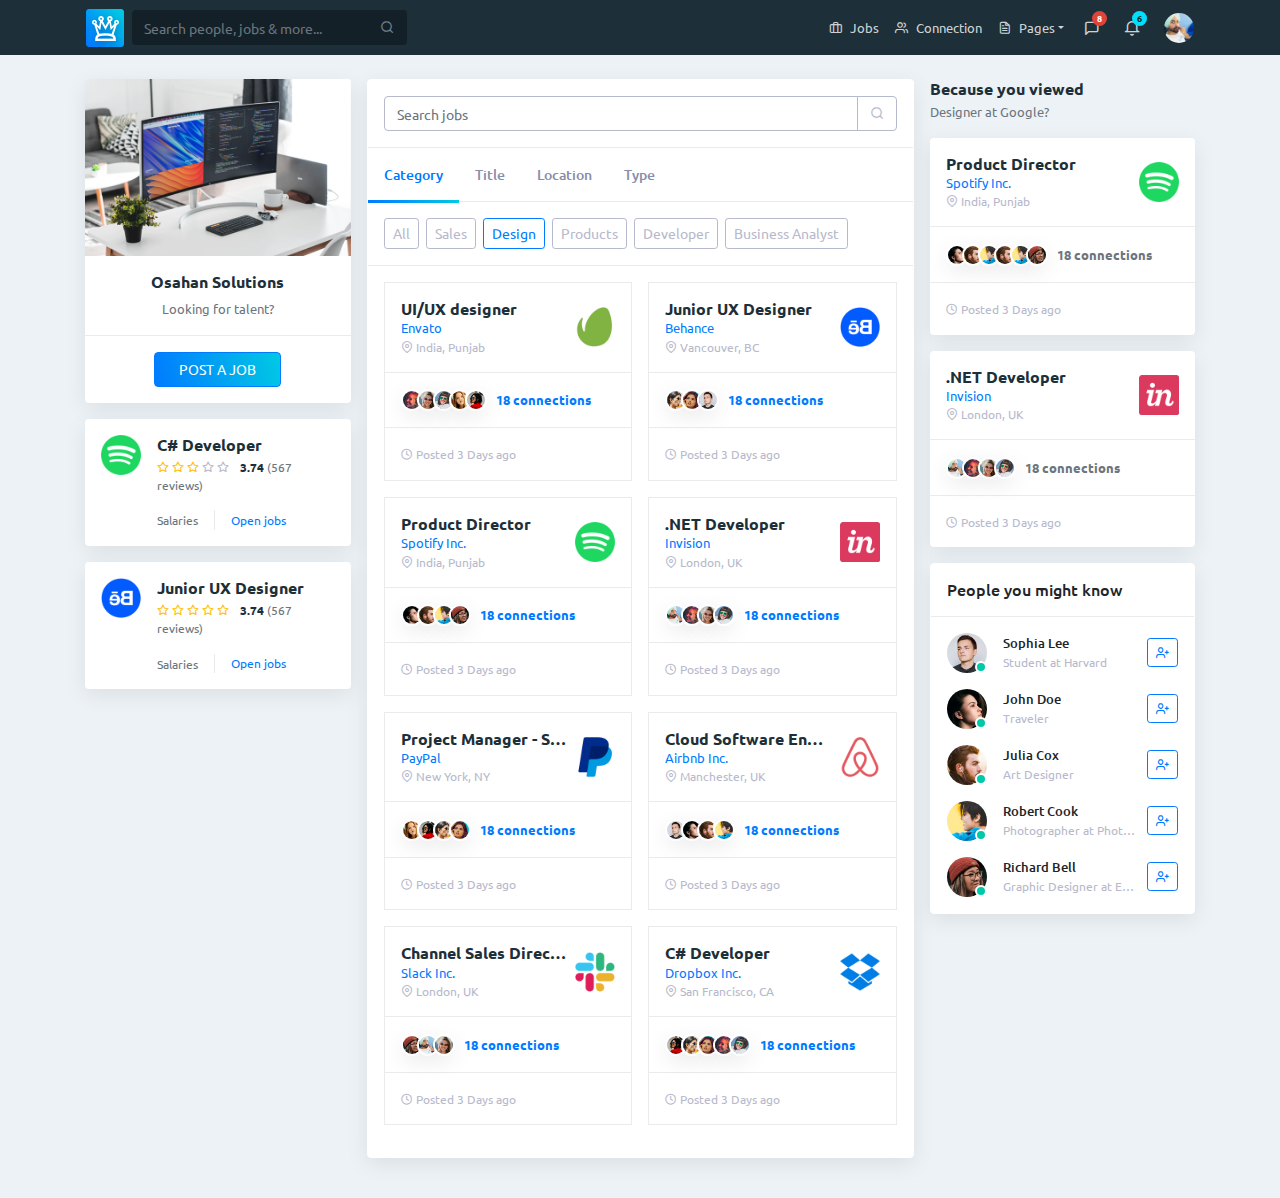
<file: templates/jobs.html>
<!DOCTYPE html>
<html lang="en">
   <head>
      <meta charset="utf-8">
      <meta name="viewport" content="width=device-width, initial-scale=1, shrink-to-fit=no">
      <meta name="description" content="">
      <meta name="author" content="">
      <link rel="icon" type="image/png" href="../static/img/fav.png">
      <title></title>
      <!-- Slick Slider -->
      <link rel="stylesheet" type="text/css" href="../static/vendor/slick/slick.min.css"/>
      <link rel="stylesheet" type="text/css" href="../static/vendor/slick/slick-theme.min.css"/>
      <!-- Feather Icon-->
      <link href="../static/vendor/icons/feather.css" rel="stylesheet" type="text/css">
      <!-- Bootstrap core CSS -->
      <link href="../static/vendor/bootstrap/css/bootstrap.min.css" rel="stylesheet">
      <!-- Custom styles for this template -->
      <link href="../static/css/style.css" rel="stylesheet">
   </head>
   <body>
      <!-- Navigation -->
      <nav class="navbar navbar-expand navbar-dark bg-dark osahan-nav-top p-0">
         <div class="container">
            <a class="navbar-brand mr-2" href="index.html"><img src="../static/img/logo.png" alt="">
            </a>
            <form class="d-none d-sm-inline-block form-inline mr-auto my-2 my-md-0 mw-100 navbar-search">
               <div class="input-group">
                  <input type="text" class="form-control shadow-none border-0" placeholder="Search people, jobs & more..." aria-label="Search" aria-describedby="basic-addon2">
                  <div class="input-group-append">
                     <button class="btn" type="button">
                     <i class="feather-search"></i>
                     </button>
                  </div>
               </div>
            </form>
            <ul class="navbar-nav ml-auto d-flex align-items-center">
               <!-- Nav Item - Search Dropdown (Visible Only XS) -->
               <li class="nav-item dropdown no-arrow d-sm-none">
                  <a class="nav-link dropdown-toggle" href="#" id="searchDropdown" role="button" data-toggle="dropdown" aria-haspopup="true" aria-expanded="false">
                  <i class="feather-search mr-2"></i>
                  </a>
                  <!-- Dropdown - Messages -->
                  <div class="dropdown-menu dropdown-menu-right p-3 shadow-sm animated--grow-in" aria-labelledby="searchDropdown">
                     <form class="form-inline mr-auto w-100 navbar-search">
                        <div class="input-group">
                           <input type="text" class="form-control border-0 shadow-none" placeholder="Search people, jobs & more..." aria-label="Search" aria-describedby="basic-addon2">
                           <div class="input-group-append">
                              <button class="btn" type="button">
                              <i class="feather-search"></i>
                              </button>
                           </div>
                        </div>
                     </form>
                  </div>
               </li>
               <li class="nav-item">
                  <a class="nav-link" href="jobs.html"><i class="feather-briefcase mr-2"></i><span class="d-none d-lg-inline">Jobs</span></a>
               </li>
               <li class="nav-item">
                  <a class="nav-link" href="connection.html"><i class="feather-users mr-2"></i><span class="d-none d-lg-inline">Connection</span></a>
               </li>
               <li class="nav-item dropdown mr-2">
                  <a class="nav-link dropdown-toggle pr-0" href="#" role="button" data-toggle="dropdown" aria-haspopup="true" aria-expanded="false">
                  <i class="feather-file-text mr-2"></i><span class="d-none d-lg-inline">Pages</span>
                  </a>
                  <!-- Dropdown - User Information -->
                  <div class="dropdown-menu dropdown-menu-right shadow-sm">
                     <a class="dropdown-item" href="jobs.html"><i class="feather-briefcase mr-1"></i> Jobs</a>
                     <a class="dropdown-item" href="profile.html"><i class="feather-user mr-1"></i> Profile</a>
                     <a class="dropdown-item" href="connection.html"><i class="feather-users mr-1"></i> Connection</a>
                     <a class="dropdown-item" href="company-profile.html"><i class="feather-user-plus mr-1"></i> Company Profile</a>
                     <a class="dropdown-item" href="job-profile.html"><i class="feather-globe mr-1"></i> Job Profile</a>
                     <a class="dropdown-item" href="user/sign-in.html"><i class="feather-log-in mr-1"></i> Sign In</a>
                     <a class="dropdown-item" href="user/sign-up.html"><i class="feather-lock mr-1"></i> Sign Up</a>
                  </div>
               </li>
               <li class="nav-item dropdown no-arrow mx-1 osahan-list-dropdown">
                  <a class="nav-link dropdown-toggle" href="#" role="button" data-toggle="dropdown" aria-haspopup="true" aria-expanded="false">
                     <i class="feather-message-square"></i>
                     <!-- Counter - Alerts -->
                     <span class="badge badge-danger badge-counter">8</span>
                  </a>
                  <!-- Dropdown - Alerts -->
                  <div class="dropdown-list dropdown-menu dropdown-menu-right shadow-sm">
                     <h6 class="dropdown-header">
                        Message Center
                     </h6>
                     <a class="dropdown-item d-flex align-items-center" href="#">
                        <div class="dropdown-list-image mr-3">
                           <img class="rounded-circle" src="../static/img/p1.png" alt="">
                           <div class="status-indicator bg-success"></div>
                        </div>
                        <div class="font-weight-bold overflow-hidden">
                           <div class="text-truncate">Hi there! I am wondering if you can help me with a problem I've been having.</div>
                           <div class="small text-gray-500">Emily Fowler · 58m</div>
                        </div>
                     </a>
                     <a class="dropdown-item d-flex align-items-center" href="#">
                        <div class="dropdown-list-image mr-3">
                           <img class="rounded-circle" src="../static/img/p2.png" alt="">
                           <div class="status-indicator"></div>
                        </div>
                        <div class="overflow-hidden">
                           <div class="text-truncate">I have the photos that you ordered last month, how would you like them sent to you?</div>
                           <div class="small text-gray-500">Jae Chun · 1d</div>
                        </div>
                     </a>
                     <a class="dropdown-item d-flex align-items-center" href="#">
                        <div class="dropdown-list-image mr-3">
                           <img class="rounded-circle" src="../static/img/p3.png" alt="">
                           <div class="status-indicator bg-warning"></div>
                        </div>
                        <div class="overflow-hidden">
                           <div class="text-truncate">Last month's report looks great, I am very happy with the progress so far, keep up the good work!</div>
                           <div class="small text-gray-500">Morgan Alvarez · 2d</div>
                        </div>
                     </a>
                     <a class="dropdown-item d-flex align-items-center" href="#">
                        <div class="dropdown-list-image mr-3">
                           <img class="rounded-circle" src="../static/img/p4.png" alt="">
                           <div class="status-indicator bg-success"></div>
                        </div>
                        <div class="overflow-hidden">
                           <div class="text-truncate">Am I a good boy? The reason I ask is because someone told me that people say this to all dogs, even if they aren't good...</div>
                           <div class="small text-gray-500">Chicken the Dog · 2w</div>
                        </div>
                     </a>
                     <a class="dropdown-item text-center small text-gray-500" href="#">Read More Messages</a>
                  </div>
               </li>
               <li class="nav-item dropdown no-arrow mx-1 osahan-list-dropdown">
                  <a class="nav-link dropdown-toggle" href="#" role="button" data-toggle="dropdown" aria-haspopup="true" aria-expanded="false">
                     <i class="feather-bell"></i>
                     <!-- Counter - Alerts -->
                     <span class="badge badge-info badge-counter">6</span>
                  </a>
                  <!-- Dropdown - Alerts -->
                  <div class="dropdown-list dropdown-menu dropdown-menu-right shadow-sm">
                     <h6 class="dropdown-header">
                        Alerts Center
                     </h6>
                     <a class="dropdown-item d-flex align-items-center" href="#">
                        <div class="mr-3">
                           <div class="icon-circle bg-primary">
                              <i class="feather-download-cloud text-white"></i>
                           </div>
                        </div>
                        <div>
                           <div class="small text-gray-500">December 12, 2019</div>
                           <span class="font-weight-bold">A new monthly report is ready to download!</span>
                        </div>
                     </a>
                     <a class="dropdown-item d-flex align-items-center" href="#">
                        <div class="mr-3">
                           <div class="icon-circle bg-success">
                              <i class="feather-edit text-white"></i>
                           </div>
                        </div>
                        <div>
                           <div class="small text-gray-500">December 7, 2019</div>
                           $290.29 has been deposited into your account!
                        </div>
                     </a>
                     <a class="dropdown-item d-flex align-items-center" href="#">
                        <div class="mr-3">
                           <div class="icon-circle bg-warning">
                              <i class="feather-folder text-white"></i>
                           </div>
                        </div>
                        <div>
                           <div class="small text-gray-500">December 2, 2019</div>
                           Spending Alert: We've noticed unusually high spending for your account.
                        </div>
                     </a>
                     <a class="dropdown-item text-center small text-gray-500" href="#">Show All Alerts</a>
                  </div>
               </li>
               <!-- Nav Item - User Information -->
               <li class="nav-item dropdown no-arrow ml-1 osahan-profile-dropdown">
                  <a class="nav-link dropdown-toggle pr-0" href="#" role="button" data-toggle="dropdown" aria-haspopup="true" aria-expanded="false">
                  <img class="img-profile rounded-circle" src="../static/img/p13.png">
                  </a>
                  <!-- Dropdown - User Information -->
                  <div class="dropdown-menu dropdown-menu-right shadow-sm">
                     <div class="p-3 d-flex align-items-center">
                        <div class="dropdown-list-image mr-3">
                           <img class="rounded-circle" src="../static/img/user.png" alt="">
                           <div class="status-indicator bg-success"></div>
                        </div>
                        <div class="font-weight-bold">
                           <div class="text-truncate">Gurdeep Osahan</div>
                           <div class="small text-gray-500">UI/UX Designer</div>
                        </div>
                     </div>
                     <div class="dropdown-divider"></div>
                     <a class="dropdown-item" href="profile.html"><i class="feather-user mr-1"></i> Profile</a>
                     <a class="dropdown-item" href="user/sign-in.html"><i class="feather-log-out mr-1"></i> Logout</a>
                  </div>
               </li>
            </ul>
         </div>
      </nav>
      <div class="py-4">
         <div class="container">
            <div class="row">
               <!-- Main Content -->
               <main class="col col-xl-6 order-xl-2 col-lg-12 order-lg-1 col-md-12 col-sm-12 col-12">
                  <div class="box shadow-sm border rounded bg-white mb-3 osahan-share-post">
                     <form class="job-search p-3 border-bottom">
                        <div class="input-group">
                           <input type="text" class="form-control" placeholder="Search jobs" aria-label="Search" aria-describedby="basic-addon2">
                           <div class="input-group-append">
                              <button class="btn btn-outline-secondary" type="button">
                              <i class="feather-search"></i>
                              </button>
                           </div>
                        </div>
                     </form>
                     <ul class="nav border-bottom osahan-line-tab" id="myTab" role="tablist">
                        <li class="nav-item">
                           <a class="nav-link active" id="home-tab" data-toggle="tab" href="#home" role="tab" aria-controls="home" aria-selected="true">Category</a>
                        </li>
                        <li class="nav-item">
                           <a class="nav-link" id="profile-tab" data-toggle="tab" href="#profile" role="tab" aria-controls="profile" aria-selected="false">Title</a>
                        </li>
                        <li class="nav-item">
                           <a class="nav-link" id="contact-tab" data-toggle="tab" href="#contact" role="tab" aria-controls="contact" aria-selected="false">Location</a>
                        </li>
                        <li class="nav-item">
                           <a class="nav-link" id="type-tab" data-toggle="tab" href="#type" role="tab" aria-controls="type" aria-selected="false">Type</a>
                        </li>
                     </ul>
                     <div class="tab-content" id="myTabContent">
                        <div class="tab-pane fade show active" id="home" role="tabpanel" aria-labelledby="home-tab">
                           <div class="p-3 job-tags">
                              <button type="button" class="btn btn-outline-secondary btn-sm mr-1">All</button>
                              <button type="button" class="btn btn-outline-secondary btn-sm mr-1">Sales</button>
                              <button type="button" class="btn btn-outline-primary btn-sm mr-1">Design</button>
                              <button type="button" class="btn btn-outline-secondary btn-sm mr-1">Products</button>
                              <button type="button" class="btn btn-outline-secondary btn-sm mr-1">Developer</button>
                              <button type="button" class="btn btn-outline-secondary btn-sm mr-1">Business Analyst</button>
                           </div>
                           <div class="p-3 border-top">
                              <div class="row">
                                 <div class="col-md-6">
                                    <a href="job-profile.html">
                                       <div class="border job-item mb-3">
                                          <div class="d-flex align-items-center p-3 job-item-header">
                                             <div class="overflow-hidden mr-2">
                                                <h6 class="font-weight-bold text-dark mb-0 text-truncate">UI/UX designer</h6>
                                                <div class="text-truncate text-primary">Envato</div>
                                                <div class="small text-gray-500"><i class="feather-map-pin"></i> India, Punjab</div>
                                             </div>
                                             <img class="img-fluid ml-auto" src="../static/img/l1.png" alt="">
                                          </div>
                                          <div class="d-flex align-items-center p-3 border-top border-bottom job-item-body">
                                             <div class="overlap-rounded-circle">
                                                <img class="rounded-circle shadow-sm" data-toggle="tooltip" data-placement="top" title="Sophia Lee" src="../static/img/p1.png" alt="">
                                                <img class="rounded-circle shadow-sm" data-toggle="tooltip" data-placement="top" title="John Doe" src="../static/img/p2.png" alt="">
                                                <img class="rounded-circle shadow-sm" data-toggle="tooltip" data-placement="top" title="Julia Cox" src="../static/img/p3.png" alt="">
                                                <img class="rounded-circle shadow-sm" data-toggle="tooltip" data-placement="top" title="Robert Cook" src="../static/img/p4.png" alt="">
                                                <img class="rounded-circle shadow-sm" data-toggle="tooltip" data-placement="top" title="Sophia Lee" src="../static/img/p5.png" alt="">
                                             </div>
                                             <span class="font-weight-bold text-primary">18 connections</span>
                                          </div>
                                          <div class="p-3 job-item-footer">
                                             <small class="text-gray-500"><i class="feather-clock"></i> Posted 3 Days ago</small>
                                          </div>
                                       </div>
                                    </a>
                                 </div>
                                 <div class="col-md-6">
                                    <a href="job-profile.html">
                                       <div class="border job-item mb-3">
                                          <div class="d-flex align-items-center p-3 job-item-header">
                                             <div class="overflow-hidden mr-2">
                                                <h6 class="font-weight-bold text-dark mb-0 text-truncate">Junior UX Designer</h6>
                                                <div class="text-truncate text-primary">Behance</div>
                                                <div class="small text-gray-500"><i class="feather-map-pin"></i> Vancouver, BC
                                                </div>
                                             </div>
                                             <img class="img-fluid ml-auto" src="../static/img/l2.png" alt="">
                                          </div>
                                          <div class="d-flex align-items-center p-3 border-top border-bottom job-item-body">
                                             <div class="overlap-rounded-circle">
                                                <img class="rounded-circle shadow-sm" data-toggle="tooltip" data-placement="top" title="John Doe" src="../static/img/p6.png" alt="">
                                                <img class="rounded-circle shadow-sm" data-toggle="tooltip" data-placement="top" title="Julia Cox" src="../static/img/p7.png" alt="">
                                                <img class="rounded-circle shadow-sm" data-toggle="tooltip" data-placement="top" title="Robert Cook" src="../static/img/p8.png" alt="">
                                             </div>
                                             <span class="font-weight-bold text-primary">18 connections</span>
                                          </div>
                                          <div class="p-3 job-item-footer">
                                             <small class="text-gray-500"><i class="feather-clock"></i> Posted 3 Days ago</small>
                                          </div>
                                       </div>
                                    </a>
                                 </div>
                                 <div class="col-md-6">
                                    <a href="job-profile.html">
                                       <div class="border job-item mb-3">
                                          <div class="d-flex align-items-center p-3 job-item-header">
                                             <div class="overflow-hidden mr-2">
                                                <h6 class="font-weight-bold text-dark mb-0 text-truncate">Product Director</h6>
                                                <div class="text-truncate text-primary">Spotify Inc.</div>
                                                <div class="small text-gray-500"><i class="feather-map-pin"></i> India, Punjab</div>
                                             </div>
                                             <img class="img-fluid ml-auto" src="../static/img/l3.png" alt="">
                                          </div>
                                          <div class="d-flex align-items-center p-3 border-top border-bottom job-item-body">
                                             <div class="overlap-rounded-circle">
                                                <img class="rounded-circle shadow-sm" data-toggle="tooltip" data-placement="top" title="Sophia Lee" src="../static/img/p9.png" alt="">
                                                <img class="rounded-circle shadow-sm" data-toggle="tooltip" data-placement="top" title="John Doe" src="../static/img/p10.png" alt="">
                                                <img class="rounded-circle shadow-sm" data-toggle="tooltip" data-placement="top" title="Julia Cox" src="../static/img/p11.png" alt="">
                                                <img class="rounded-circle shadow-sm" data-toggle="tooltip" data-placement="top" title="Robert Cook" src="../static/img/p12.png" alt="">
                                             </div>
                                             <span class="font-weight-bold text-primary">18 connections</span>
                                          </div>
                                          <div class="p-3 job-item-footer">
                                             <small class="text-gray-500"><i class="feather-clock"></i> Posted 3 Days ago</small>
                                          </div>
                                       </div>
                                    </a>
                                 </div>
                                 <div class="col-md-6">
                                    <a href="job-profile.html">
                                       <div class="border job-item mb-3">
                                          <div class="d-flex align-items-center p-3 job-item-header">
                                             <div class="overflow-hidden mr-2">
                                                <h6 class="font-weight-bold text-dark mb-0 text-truncate">.NET Developer</h6>
                                                <div class="text-truncate text-primary">Invision</div>
                                                <div class="small text-gray-500"><i class="feather-map-pin"></i> London, UK
                                                </div>
                                             </div>
                                             <img class="img-fluid ml-auto" src="../static/img/l4.png" alt="">
                                          </div>
                                          <div class="d-flex align-items-center p-3 border-top border-bottom job-item-body">
                                             <div class="overlap-rounded-circle">
                                                <img class="rounded-circle shadow-sm" data-toggle="tooltip" data-placement="top" title="Sophia Lee" src="../static/img/p13.png" alt="">
                                                <img class="rounded-circle shadow-sm" data-toggle="tooltip" data-placement="top" title="John Doe" src="../static/img/p1.png" alt="">
                                                <img class="rounded-circle shadow-sm" data-toggle="tooltip" data-placement="top" title="Julia Cox" src="../static/img/p2.png" alt="">
                                                <img class="rounded-circle shadow-sm" data-toggle="tooltip" data-placement="top" title="Robert Cook" src="../static/img/p3.png" alt="">
                                             </div>
                                             <span class="font-weight-bold text-primary">18 connections</span>
                                          </div>
                                          <div class="p-3 job-item-footer">
                                             <small class="text-gray-500"><i class="feather-clock"></i> Posted 3 Days ago</small>
                                          </div>
                                       </div>
                                    </a>
                                 </div>
                                 <div class="col-md-6">
                                    <a href="job-profile.html">
                                       <div class="border job-item mb-3">
                                          <div class="d-flex align-items-center p-3 job-item-header">
                                             <div class="overflow-hidden mr-2">
                                                <h6 class="font-weight-bold text-dark mb-0 text-truncate">Project Manager - SAP</h6>
                                                <div class="text-truncate text-primary">PayPal</div>
                                                <div class="small text-gray-500"><i class="feather-map-pin"></i> New York, NY
                                                </div>
                                             </div>
                                             <img class="img-fluid ml-auto" src="../static/img/l5.png" alt="">
                                          </div>
                                          <div class="d-flex align-items-center p-3 border-top border-bottom job-item-body">
                                             <div class="overlap-rounded-circle">
                                                <img class="rounded-circle shadow-sm" data-toggle="tooltip" data-placement="top" title="Sophia Lee" src="../static/img/p4.png" alt="">
                                                <img class="rounded-circle shadow-sm" data-toggle="tooltip" data-placement="top" title="John Doe" src="../static/img/p5.png" alt="">
                                                <img class="rounded-circle shadow-sm" data-toggle="tooltip" data-placement="top" title="Julia Cox" src="../static/img/p6.png" alt="">
                                                <img class="rounded-circle shadow-sm" data-toggle="tooltip" data-placement="top" title="Robert Cook" src="../static/img/p7.png" alt="">
                                             </div>
                                             <span class="font-weight-bold text-primary">18 connections</span>
                                          </div>
                                          <div class="p-3 job-item-footer">
                                             <small class="text-gray-500"><i class="feather-clock"></i> Posted 3 Days ago</small>
                                          </div>
                                       </div>
                                    </a>
                                 </div>
                                 <div class="col-md-6">
                                    <a href="job-profile.html">
                                       <div class="border job-item mb-3">
                                          <div class="d-flex align-items-center p-3 job-item-header">
                                             <div class="overflow-hidden mr-2">
                                                <h6 class="font-weight-bold text-dark mb-0 text-truncate">Cloud Software Engineer</h6>
                                                <div class="text-truncate text-primary">Airbnb Inc.</div>
                                                <div class="small text-gray-500"><i class="feather-map-pin"></i> Manchester, UK
                                                </div>
                                             </div>
                                             <img class="img-fluid ml-auto" src="../static/img/l6.png" alt="">
                                          </div>
                                          <div class="d-flex align-items-center p-3 border-top border-bottom job-item-body">
                                             <div class="overlap-rounded-circle">
                                                <img class="rounded-circle shadow-sm" data-toggle="tooltip" data-placement="top" title="Sophia Lee" src="../static/img/p8.png" alt="">
                                                <img class="rounded-circle shadow-sm" data-toggle="tooltip" data-placement="top" title="John Doe" src="../static/img/p9.png" alt="">
                                                <img class="rounded-circle shadow-sm" data-toggle="tooltip" data-placement="top" title="Julia Cox" src="../static/img/p10.png" alt="">
                                                <img class="rounded-circle shadow-sm" data-toggle="tooltip" data-placement="top" title="Robert Cook" src="../static/img/p11.png" alt="">
                                             </div>
                                             <span class="font-weight-bold text-primary">18 connections</span>
                                          </div>
                                          <div class="p-3 job-item-footer">
                                             <small class="text-gray-500"><i class="feather-clock"></i> Posted 3 Days ago</small>
                                          </div>
                                       </div>
                                    </a>
                                 </div>
                                 <div class="col-md-6">
                                    <a href="job-profile.html">
                                       <div class="border job-item mb-3">
                                          <div class="d-flex align-items-center p-3 job-item-header">
                                             <div class="overflow-hidden mr-2">
                                                <h6 class="font-weight-bold text-dark mb-0 text-truncate">Channel Sales Director</h6>
                                                <div class="text-truncate text-primary">Slack Inc.</div>
                                                <div class="small text-gray-500"><i class="feather-map-pin"></i> London, UK
                                                </div>
                                             </div>
                                             <img class="img-fluid ml-auto" src="../static/img/l7.png" alt="">
                                          </div>
                                          <div class="d-flex align-items-center p-3 border-top border-bottom job-item-body">
                                             <div class="overlap-rounded-circle">
                                                <img class="rounded-circle shadow-sm" data-toggle="tooltip" data-placement="top" title="Sophia Lee" src="../static/img/p12.png" alt="">
                                                <img class="rounded-circle shadow-sm" data-toggle="tooltip" data-placement="top" title="John Doe" src="../static/img/p13.png" alt="">
                                                <img class="rounded-circle shadow-sm" data-toggle="tooltip" data-placement="top" title="Julia Cox" src="../static/img/p2.png" alt="">
                                             </div>
                                             <span class="font-weight-bold text-primary">18 connections</span>
                                          </div>
                                          <div class="p-3 job-item-footer">
                                             <small class="text-gray-500"><i class="feather-clock"></i> Posted 3 Days ago</small>
                                          </div>
                                       </div>
                                    </a>
                                 </div>
                                 <div class="col-md-6">
                                    <a href="job-profile.html">
                                       <div class="border job-item mb-3">
                                          <div class="d-flex align-items-center p-3 job-item-header">
                                             <div class="overflow-hidden mr-2">
                                                <h6 class="font-weight-bold text-dark mb-0 text-truncate">C# Developer</h6>
                                                <div class="text-truncate text-primary">Dropbox Inc.</div>
                                                <div class="small text-gray-500"><i class="feather-map-pin"></i> San Francisco, CA
                                                </div>
                                             </div>
                                             <img class="img-fluid ml-auto" src="../static/img/l8.png" alt="">
                                          </div>
                                          <div class="d-flex align-items-center p-3 border-top border-bottom job-item-body">
                                             <div class="overlap-rounded-circle">
                                                <img class="rounded-circle shadow-sm" data-toggle="tooltip" data-placement="top" title="Sophia Lee" src="../static/img/p5.png" alt="">
                                                <img class="rounded-circle shadow-sm" data-toggle="tooltip" data-placement="top" title="John Doe" src="../static/img/p6.png" alt="">
                                                <img class="rounded-circle shadow-sm" data-toggle="tooltip" data-placement="top" title="Julia Cox" src="../static/img/p7.png" alt="">
                                                <img class="rounded-circle shadow-sm" data-toggle="tooltip" data-placement="top" title="Robert Cook" src="../static/img/p1.png" alt="">
                                                <img class="rounded-circle shadow-sm" data-toggle="tooltip" data-placement="top" title="Robert Cook" src="../static/img/p3.png" alt="">
                                             </div>
                                             <span class="font-weight-bold text-primary">18 connections</span>
                                          </div>
                                          <div class="p-3 job-item-footer">
                                             <small class="text-gray-500"><i class="feather-clock"></i> Posted 3 Days ago</small>
                                          </div>
                                       </div>
                                    </a>
                                 </div>
                              </div>
                           </div>
                        </div>
                        <div class="tab-pane fade" id="profile" role="tabpanel" aria-labelledby="profile-tab">
                           <div class="p-3 w-100">
                              <div class="row">
                                 <div class="col-md-6">
                                    <div class="border shadow-sm border rounded bg-white job-item-2 p-3 mb-3">
                                       <div class="media">
                                          <div class="u-avatar mr-3">
                                             <img class="img-fluid" src="../static/img/l3.png" alt="Image Description">
                                          </div>
                                          <div class="media-body">
                                             <div class="mb-3">
                                                <h6 class="font-weight-bold mb-0"><a class="text-dark" href="job-profile.html">C# Developer</a></h6>
                                                <a class="d-inline-block small pt-1" href="job-profile.html">
                                                <span class="text-warning">
                                                <span class="feather-star"></span>
                                                <span class="feather-star"></span>
                                                <span class="feather-star"></span>
                                                <span class="feather-star text-gray-500"></span>
                                                <span class="feather-star text-gray-500"></span>
                                                </span>
                                                <span class="text-dark font-weight-bold ml-2">3.74</span>
                                                <span class="text-muted">(567 reviews)</span>
                                                </a>
                                             </div>
                                             <div class="d-flex align-items-center">
                                                <div class="border-right pr-3 mr-3">
                                                   <a class="text-secondary small" href="job-profile.html">Salaries</a>
                                                </div>
                                                <a class="small" href="job-profile.html">Open jobs</a>
                                             </div>
                                          </div>
                                       </div>
                                    </div>
                                 </div>
                                 <div class="col-md-6">
                                    <div class="border shadow-sm border rounded bg-white job-item-2 p-3 mb-3">
                                       <div class="media">
                                          <div class="u-avatar mr-3">
                                             <img class="img-fluid" src="../static/img/l2.png" alt="Image Description">
                                          </div>
                                          <div class="media-body">
                                             <div class="mb-3">
                                                <h6 class="font-weight-bold mb-0"><a class="text-dark" href="job-profile.html">Junior UX Designer</a></h6>
                                                <a class="d-inline-block small pt-1" href="job-profile.html">
                                                <span class="text-warning">
                                                <span class="feather-star"></span>
                                                <span class="feather-star"></span>
                                                <span class="feather-star"></span>
                                                <span class="feather-star"></span>
                                                <span class="feather-star"></span>
                                                </span>
                                                <span class="text-dark font-weight-bold ml-2">3.74</span>
                                                <span class="text-muted">(567 reviews)</span>
                                                </a>
                                             </div>
                                             <div class="d-flex align-items-center">
                                                <div class="border-right pr-3 mr-3">
                                                   <a class="text-secondary small" href="job-profile.html">Salaries</a>
                                                </div>
                                                <a class="small" href="job-profile.html">Open jobs</a>
                                             </div>
                                          </div>
                                       </div>
                                    </div>
                                 </div>
                                 <div class="col-md-6">
                                    <div class="border shadow-sm border rounded bg-white job-item-2 p-3 mb-3">
                                       <div class="media">
                                          <div class="u-avatar mr-3">
                                             <img class="img-fluid" src="../static/img/l3.png" alt="Image Description">
                                          </div>
                                          <div class="media-body">
                                             <div class="mb-3">
                                                <h6 class="font-weight-bold mb-0"><a class="text-dark" href="job-profile.html">Junior UX Designer</a></h6>
                                                <a class="d-inline-block small pt-1" href="job-profile.html">
                                                <span class="text-warning">
                                                <span class="feather-star"></span>
                                                <span class="feather-star"></span>
                                                <span class="feather-star"></span>
                                                <span class="feather-star"></span>
                                                <span class="feather-star"></span>
                                                </span>
                                                <span class="text-dark font-weight-bold ml-2">3.74</span>
                                                <span class="text-muted">(567 reviews)</span>
                                                </a>
                                             </div>
                                             <div class="d-flex align-items-center">
                                                <div class="border-right pr-3 mr-3">
                                                   <a class="text-secondary small" href="job-profile.html">Salaries</a>
                                                </div>
                                                <a class="small" href="job-profile.html">Open jobs</a>
                                             </div>
                                          </div>
                                       </div>
                                    </div>
                                 </div>
                                 <div class="col-md-6">
                                    <div class="border shadow-sm border rounded bg-white job-item-2 p-3 mb-3">
                                       <div class="media">
                                          <div class="u-avatar mr-3">
                                             <img class="img-fluid" src="../static/img/l4.png" alt="Image Description">
                                          </div>
                                          <div class="media-body">
                                             <div class="mb-3">
                                                <h6 class="font-weight-bold mb-0"><a class="text-dark" href="job-profile.html">Junior UX Designer</a></h6>
                                                <a class="d-inline-block small pt-1" href="job-profile.html">
                                                <span class="text-warning">
                                                <span class="feather-star"></span>
                                                <span class="feather-star"></span>
                                                <span class="feather-star"></span>
                                                <span class="feather-star"></span>
                                                <span class="feather-star"></span>
                                                </span>
                                                <span class="text-dark font-weight-bold ml-2">3.74</span>
                                                <span class="text-muted">(567 reviews)</span>
                                                </a>
                                             </div>
                                             <div class="d-flex align-items-center">
                                                <div class="border-right pr-3 mr-3">
                                                   <a class="text-secondary small" href="job-profile.html">Salaries</a>
                                                </div>
                                                <a class="small" href="job-profile.html">Open jobs</a>
                                             </div>
                                          </div>
                                       </div>
                                    </div>
                                 </div>
                                 <div class="col-md-6">
                                    <div class="border shadow-sm border rounded bg-white job-item-2 p-3 mb-3">
                                       <div class="media">
                                          <div class="u-avatar mr-3">
                                             <img class="img-fluid" src="../static/img/l5.png" alt="Image Description">
                                          </div>
                                          <div class="media-body">
                                             <div class="mb-3">
                                                <h6 class="font-weight-bold mb-0"><a class="text-dark" href="job-profile.html">Junior UX Designer</a></h6>
                                                <a class="d-inline-block small pt-1" href="job-profile.html">
                                                <span class="text-warning">
                                                <span class="feather-star"></span>
                                                <span class="feather-star"></span>
                                                <span class="feather-star"></span>
                                                <span class="feather-star"></span>
                                                <span class="feather-star"></span>
                                                </span>
                                                <span class="text-dark font-weight-bold ml-2">3.74</span>
                                                <span class="text-muted">(567 reviews)</span>
                                                </a>
                                             </div>
                                             <div class="d-flex align-items-center">
                                                <div class="border-right pr-3 mr-3">
                                                   <a class="text-secondary small" href="job-profile.html">Salaries</a>
                                                </div>
                                                <a class="small" href="job-profile.html">Open jobs</a>
                                             </div>
                                          </div>
                                       </div>
                                    </div>
                                 </div>
                                 <div class="col-md-6">
                                    <div class="border shadow-sm border rounded bg-white job-item-2 p-3 mb-3">
                                       <div class="media">
                                          <div class="u-avatar mr-3">
                                             <img class="img-fluid" src="../static/img/l6.png" alt="Image Description">
                                          </div>
                                          <div class="media-body">
                                             <div class="mb-3">
                                                <h6 class="font-weight-bold mb-0"><a class="text-dark" href="job-profile.html">Junior UX Designer</a></h6>
                                                <a class="d-inline-block small pt-1" href="job-profile.html">
                                                <span class="text-warning">
                                                <span class="feather-star"></span>
                                                <span class="feather-star"></span>
                                                <span class="feather-star"></span>
                                                <span class="feather-star"></span>
                                                <span class="feather-star"></span>
                                                </span>
                                                <span class="text-dark font-weight-bold ml-2">3.74</span>
                                                <span class="text-muted">(567 reviews)</span>
                                                </a>
                                             </div>
                                             <div class="d-flex align-items-center">
                                                <div class="border-right pr-3 mr-3">
                                                   <a class="text-secondary small" href="job-profile.html">Salaries</a>
                                                </div>
                                                <a class="small" href="job-profile.html">Open jobs</a>
                                             </div>
                                          </div>
                                       </div>
                                    </div>
                                 </div>
                              </div>
                           </div>
                        </div>
                        <div class="tab-pane fade" id="contact" role="tabpanel" aria-labelledby="contact-tab">
                           <div class="p-3 w-100">
                              <div class="row">
                                 <div class="col-md-6">
                                    <div class="card overflow-hidden">
                                       <iframe src="https://www.google.com/maps/embed?pb=!1m18!1m12!1m3!1d3501889.172354371!2d73.15671299623955!3d31.003573085499198!2m3!1f0!2f0!3f0!3m2!1i1024!2i768!4f13.1!3m3!1m2!1s0x391964aa569e7355%3A0x8fbd263103a38861!2sPunjab!5e0!3m2!1sen!2sin!4v1575738201305!5m2!1sen!2sin" width="100%" height="150" frameborder="0" style="border:0;" allowfullscreen=""></iframe>
                                       <div class="card-body">
                                          <h6 class="card-title">Postal Address</h6>
                                          <p class="card-text">PO Box 16122 Collins Street West Victoria 8007 Australia</p>
                                          <a href="#" class="text-link font-weight-bold"><i class="feather-external-link"></i> Get Directions</a>
                                       </div>
                                    </div>
                                 </div>
                                 <div class="col-md-6">
                                    <div class="card overflow-hidden">
                                       <iframe src="https://www.google.com/maps/embed?pb=!1m18!1m12!1m3!1d109552.19658166621!2d75.78663235513761!3d30.900473637624447!2m3!1f0!2f0!3f0!3m2!1i1024!2i768!4f13.1!3m3!1m2!1s0x391a837462345a7d%3A0x681102348ec60610!2sLudhiana%2C%20Punjab!5e0!3m2!1sen!2sin!4v1575738867148!5m2!1sen!2sin" width="100%" height="150" frameborder="0" style="border:0;" allowfullscreen=""></iframe>
                                       <div class="card-body">
                                          <h6 class="card-title">Envato HQ</h6>
                                          <p class="card-text">121 King Street, Melbourne Victoria 3000 Australia</p>
                                          <a href="#" class="text-link font-weight-bold"><i class="feather-external-link"></i> Get Directions</a>
                                       </div>
                                    </div>
                                 </div>
                              </div>
                           </div>
                        </div>
                        <div class="tab-pane fade" id="type" role="tabpanel" aria-labelledby="type-tab">
                           <div class="p-3 w-100">
                              <div class="row">
                                 <div class="col-md-6">
                                    <a href="profile.html">
                                       <div class="border network-item rounded mb-3">
                                          <div class="p-3 d-flex align-items-center network-item-header">
                                             <div class="dropdown-list-image mr-3">
                                                <img class="rounded-circle" src="../static/img/p2.png" alt="">
                                             </div>
                                             <div class="font-weight-bold">
                                                <h6 class="font-weight-bold text-dark mb-0">John Doe</h6>
                                                <div class="small text-black-50">Traveler</div>
                                             </div>
                                          </div>
                                          <div class="d-flex align-items-center p-3 border-top border-bottom network-item-body">
                                             <div class="overlap-rounded-circle">
                                                <img class="rounded-circle shadow-sm" data-toggle="tooltip" data-placement="top" title="" src="../static/img/p6.png" alt="" data-original-title="Sophia Lee">
                                                <img class="rounded-circle shadow-sm" data-toggle="tooltip" data-placement="top" title="" src="../static/img/p7.png" alt="" data-original-title="John Doe">
                                                <img class="rounded-circle shadow-sm" data-toggle="tooltip" data-placement="top" title="" src="../static/img/p8.png" alt="" data-original-title="Julia Cox">
                                                <img class="rounded-circle shadow-sm" data-toggle="tooltip" data-placement="top" title="" src="../static/img/p9.png" alt="" data-original-title="Robert Cook">
                                             </div>
                                             <span class="font-weight-bold small text-primary">4 mutual connections</span>
                                          </div>
                                          <div class="network-item-footer py-3 d-flex text-center">
                                             <div class="col-6 pl-3 pr-1">
                                                <button type="button" class="btn btn-primary btn-sm btn-block"> Connect </button>
                                             </div>
                                             <div class="col-6 pr-3 pl-1">
                                                <button type="button" class="btn btn-outline-primary btn-sm btn-block"> <i class="feather-user-plus"></i> Follow </button>
                                             </div>
                                          </div>
                                       </div>
                                    </a>
                                 </div>
                                 <div class="col-md-6">
                                    <a href="profile.html">
                                       <div class="border network-item rounded mb-3">
                                          <div class="p-3 d-flex align-items-center network-item-header">
                                             <div class="dropdown-list-image mr-3">
                                                <img class="rounded-circle" src="../static/img/p3.png" alt="">
                                             </div>
                                             <div class="font-weight-bold">
                                                <h6 class="font-weight-bold text-dark mb-0">Julia Cox</h6>
                                                <div class="small text-black-50">Art Designer</div>
                                             </div>
                                          </div>
                                          <div class="d-flex align-items-center p-3 border-top border-bottom network-item-body">
                                             <div class="overlap-rounded-circle">
                                                <img class="rounded-circle shadow-sm" data-toggle="tooltip" data-placement="top" title="" src="../static/img/p10.png" alt="" data-original-title="Sophia Lee">
                                                <img class="rounded-circle shadow-sm" data-toggle="tooltip" data-placement="top" title="" src="../static/img/p11.png" alt="" data-original-title="John Doe">
                                                <img class="rounded-circle shadow-sm" data-toggle="tooltip" data-placement="top" title="" src="../static/img/p12.png" alt="" data-original-title="Julia Cox">
                                                <img class="rounded-circle shadow-sm" data-toggle="tooltip" data-placement="top" title="" src="../static/img/p13.png" alt="" data-original-title="Robert Cook">
                                             </div>
                                             <span class="font-weight-bold small text-primary">4 mutual connections</span>
                                          </div>
                                          <div class="network-item-footer py-3 d-flex text-center">
                                             <div class="col-6 pl-3 pr-1">
                                                <button type="button" class="btn btn-primary btn-sm btn-block"> Connect </button>
                                             </div>
                                             <div class="col-6 pr-3 pl-1">
                                                <button type="button" class="btn btn-outline-primary btn-sm btn-block"> <i class="feather-user-plus"></i> Follow </button>
                                             </div>
                                          </div>
                                       </div>
                                    </a>
                                 </div>
                                 <div class="col-md-6">
                                    <a href="profile.html">
                                       <div class="border network-item rounded mb-3">
                                          <div class="p-3 d-flex align-items-center network-item-header">
                                             <div class="dropdown-list-image mr-3">
                                                <img class="rounded-circle" src="../static/img/p4.png" alt="">
                                             </div>
                                             <div class="font-weight-bold">
                                                <h6 class="font-weight-bold text-dark mb-0">Robert Cook</h6>
                                                <div class="small text-black-50">Graphic Designer</div>
                                             </div>
                                          </div>
                                          <div class="d-flex align-items-center p-3 border-top border-bottom network-item-body">
                                             <div class="overlap-rounded-circle">
                                                <img class="rounded-circle shadow-sm" data-toggle="tooltip" data-placement="top" title="" src="../static/img/p1.png" alt="" data-original-title="Sophia Lee">
                                                <img class="rounded-circle shadow-sm" data-toggle="tooltip" data-placement="top" title="" src="../static/img/p3.png" alt="" data-original-title="Julia Cox">
                                                <img class="rounded-circle shadow-sm" data-toggle="tooltip" data-placement="top" title="" src="../static/img/p4.png" alt="" data-original-title="Robert Cook">
                                             </div>
                                             <span class="font-weight-bold small text-primary">4 mutual connections</span>
                                          </div>
                                          <div class="network-item-footer py-3 d-flex text-center">
                                             <div class="col-6 pl-3 pr-1">
                                                <button type="button" class="btn btn-primary btn-sm btn-block"> Connect </button>
                                             </div>
                                             <div class="col-6 pr-3 pl-1">
                                                <button type="button" class="btn btn-outline-primary btn-sm btn-block"> <i class="feather-user-plus"></i> Follow </button>
                                             </div>
                                          </div>
                                       </div>
                                    </a>
                                 </div>
                                 <div class="col-md-6">
                                    <a href="profile.html">
                                       <div class="border network-item rounded mb-3">
                                          <div class="p-3 d-flex align-items-center network-item-header">
                                             <div class="dropdown-list-image mr-3">
                                                <img class="rounded-circle" src="../static/img/p5.png" alt="">
                                             </div>
                                             <div class="font-weight-bold">
                                                <h6 class="font-weight-bold text-dark mb-0">Stella Bergmann</h6>
                                                <div class="small text-black-50">Photography</div>
                                             </div>
                                          </div>
                                          <div class="d-flex align-items-center p-3 border-top border-bottom network-item-body">
                                             <div class="overlap-rounded-circle">
                                                <img class="rounded-circle shadow-sm" data-toggle="tooltip" data-placement="top" title="" src="../static/img/p5.png" alt="" data-original-title="Sophia Lee">
                                                <img class="rounded-circle shadow-sm" data-toggle="tooltip" data-placement="top" title="" src="../static/img/p6.png" alt="" data-original-title="John Doe">
                                                <img class="rounded-circle shadow-sm" data-toggle="tooltip" data-placement="top" title="" src="../static/img/p7.png" alt="" data-original-title="Julia Cox">
                                                <img class="rounded-circle shadow-sm" data-toggle="tooltip" data-placement="top" title="" src="../static/img/p8.png" alt="" data-original-title="Robert Cook">
                                             </div>
                                             <span class="font-weight-bold small text-primary">4 mutual connections</span>
                                          </div>
                                          <div class="network-item-footer py-3 d-flex text-center">
                                             <div class="col-6 pl-3 pr-1">
                                                <button type="button" class="btn btn-primary btn-sm btn-block"> Connect </button>
                                             </div>
                                             <div class="col-6 pr-3 pl-1">
                                                <button type="button" class="btn btn-outline-primary btn-sm btn-block"> <i class="feather-user-plus"></i> Follow </button>
                                             </div>
                                          </div>
                                       </div>
                                    </a>
                                 </div>
                                 <div class="col-md-6">
                                    <a href="profile.html">
                                       <div class="border network-item rounded mb-3">
                                          <div class="p-3 d-flex align-items-center network-item-header">
                                             <div class="dropdown-list-image mr-3">
                                                <img class="rounded-circle" src="../static/img/p6.png" alt="">
                                             </div>
                                             <div class="font-weight-bold">
                                                <h6 class="font-weight-bold text-dark mb-0">Dan Walker</h6>
                                                <div class="small text-black-50">UI/UX Designer</div>
                                             </div>
                                          </div>
                                          <div class="d-flex align-items-center p-3 border-top border-bottom network-item-body">
                                             <div class="overlap-rounded-circle">
                                                <img class="rounded-circle shadow-sm" data-toggle="tooltip" data-placement="top" title="" src="../static/img/p9.png" alt="" data-original-title="Sophia Lee">
                                                <img class="rounded-circle shadow-sm" data-toggle="tooltip" data-placement="top" title="" src="../static/img/p13.png" alt="" data-original-title="Julia Cox">
                                                <img class="rounded-circle shadow-sm" data-toggle="tooltip" data-placement="top" title="" src="../static/img/p8.png" alt="" data-original-title="Robert Cook">
                                             </div>
                                             <span class="font-weight-bold small text-primary">4 mutual connections</span>
                                          </div>
                                          <div class="network-item-footer py-3 d-flex text-center">
                                             <div class="col-6 pl-3 pr-1">
                                                <button type="button" class="btn btn-primary btn-sm btn-block"> Connect </button>
                                             </div>
                                             <div class="col-6 pr-3 pl-1">
                                                <button type="button" class="btn btn-outline-primary btn-sm btn-block"> <i class="feather-user-plus"></i> Follow </button>
                                             </div>
                                          </div>
                                       </div>
                                    </a>
                                 </div>
                                 <div class="col-md-6">
                                    <a href="profile.html">
                                       <div class="border network-item rounded mb-3">
                                          <div class="p-3 d-flex align-items-center network-item-header">
                                             <div class="dropdown-list-image mr-3">
                                                <img class="rounded-circle" src="../static/img/p7.png" alt="">
                                             </div>
                                             <div class="font-weight-bold">
                                                <h6 class="font-weight-bold text-dark mb-0">Julia Cox</h6>
                                                <div class="small text-black-50">Art Designer</div>
                                             </div>
                                          </div>
                                          <div class="d-flex align-items-center p-3 border-top border-bottom network-item-body">
                                             <div class="overlap-rounded-circle">
                                                <img class="rounded-circle shadow-sm" data-toggle="tooltip" data-placement="top" title="" src="../static/img/p10.png" alt="" data-original-title="Sophia Lee">
                                                <img class="rounded-circle shadow-sm" data-toggle="tooltip" data-placement="top" title="" src="../static/img/p11.png" alt="" data-original-title="John Doe">
                                                <img class="rounded-circle shadow-sm" data-toggle="tooltip" data-placement="top" title="" src="../static/img/p12.png" alt="" data-original-title="Julia Cox">
                                                <img class="rounded-circle shadow-sm" data-toggle="tooltip" data-placement="top" title="" src="../static/img/p13.png" alt="" data-original-title="Robert Cook">
                                             </div>
                                             <span class="font-weight-bold small text-primary">4 mutual connections</span>
                                          </div>
                                          <div class="network-item-footer py-3 d-flex text-center">
                                             <div class="col-6 pl-3 pr-1">
                                                <button type="button" class="btn btn-primary btn-sm btn-block"> Connect </button>
                                             </div>
                                             <div class="col-6 pr-3 pl-1">
                                                <button type="button" class="btn btn-outline-primary btn-sm btn-block"> <i class="feather-user-plus"></i> Follow </button>
                                             </div>
                                          </div>
                                       </div>
                                    </a>
                                 </div>
                                 <div class="col-md-6">
                                    <a href="profile.html">
                                       <div class="border network-item rounded mb-3">
                                          <div class="p-3 d-flex align-items-center network-item-header">
                                             <div class="dropdown-list-image mr-3">
                                                <img class="rounded-circle" src="../static/img/p8.png" alt="">
                                             </div>
                                             <div class="font-weight-bold">
                                                <h6 class="font-weight-bold text-dark mb-0">Robert Cook</h6>
                                                <div class="small text-black-50">Graphic Designer</div>
                                             </div>
                                          </div>
                                          <div class="d-flex align-items-center p-3 border-top border-bottom network-item-body">
                                             <div class="overlap-rounded-circle">
                                                <img class="rounded-circle shadow-sm" data-toggle="tooltip" data-placement="top" title="" src="../static/img/p1.png" alt="" data-original-title="Sophia Lee">
                                                <img class="rounded-circle shadow-sm" data-toggle="tooltip" data-placement="top" title="" src="../static/img/p3.png" alt="" data-original-title="Julia Cox">
                                                <img class="rounded-circle shadow-sm" data-toggle="tooltip" data-placement="top" title="" src="../static/img/p4.png" alt="" data-original-title="Robert Cook">
                                             </div>
                                             <span class="font-weight-bold small text-primary">4 mutual connections</span>
                                          </div>
                                          <div class="network-item-footer py-3 d-flex text-center">
                                             <div class="col-6 pl-3 pr-1">
                                                <button type="button" class="btn btn-primary btn-sm btn-block"> Connect </button>
                                             </div>
                                             <div class="col-6 pr-3 pl-1">
                                                <button type="button" class="btn btn-outline-primary btn-sm btn-block"> <i class="feather-user-plus"></i> Follow </button>
                                             </div>
                                          </div>
                                       </div>
                                    </a>
                                 </div>
                                 <div class="col-md-6">
                                    <a href="profile.html">
                                       <div class="border network-item rounded mb-3">
                                          <div class="p-3 d-flex align-items-center network-item-header">
                                             <div class="dropdown-list-image mr-3">
                                                <img class="rounded-circle" src="../static/img/p9.png" alt="">
                                             </div>
                                             <div class="font-weight-bold">
                                                <h6 class="font-weight-bold text-dark mb-0">Stella Bergmann</h6>
                                                <div class="small text-black-50">Photography</div>
                                             </div>
                                          </div>
                                          <div class="d-flex align-items-center p-3 border-top border-bottom network-item-body">
                                             <div class="overlap-rounded-circle">
                                                <img class="rounded-circle shadow-sm" data-toggle="tooltip" data-placement="top" title="" src="../static/img/p5.png" alt="" data-original-title="Sophia Lee">
                                                <img class="rounded-circle shadow-sm" data-toggle="tooltip" data-placement="top" title="" src="../static/img/p6.png" alt="" data-original-title="John Doe">
                                                <img class="rounded-circle shadow-sm" data-toggle="tooltip" data-placement="top" title="" src="../static/img/p7.png" alt="" data-original-title="Julia Cox">
                                                <img class="rounded-circle shadow-sm" data-toggle="tooltip" data-placement="top" title="" src="../static/img/p8.png" alt="" data-original-title="Robert Cook">
                                             </div>
                                             <span class="font-weight-bold small text-primary">4 mutual connections</span>
                                          </div>
                                          <div class="network-item-footer py-3 d-flex text-center">
                                             <div class="col-6 pl-3 pr-1">
                                                <button type="button" class="btn btn-primary btn-sm btn-block"> Connect </button>
                                             </div>
                                             <div class="col-6 pr-3 pl-1">
                                                <button type="button" class="btn btn-outline-primary btn-sm btn-block"> <i class="feather-user-plus"></i> Follow </button>
                                             </div>
                                          </div>
                                       </div>
                                    </a>
                                 </div>
                              </div>
                           </div>
                        </div>
                     </div>
                  </div>
               </main>
               <aside class="col col-xl-3 order-xl-1 col-lg-6 order-lg-2 col-md-6 col-sm-6 col-12">
                  <div class="box shadow-sm mb-3 rounded bg-white ads-box text-center overflow-hidden">
                     <img src="../static/img/job1.png" class="img-fluid" alt="Responsive image">
                     <div class="p-3 border-bottom">
                        <h6 class="font-weight-bold text-dark">Osahan Solutions</h6>
                        <p class="mb-0 text-muted">Looking for talent?</p>
                     </div>
                     <div class="p-3">
                        <button type="button" class="btn btn-primary pl-4 pr-4"> POST A JOB </button>
                     </div>
                  </div>
                  <div class="shadow-sm rounded bg-white job-item-2 p-3 mb-3">
                     <div class="media">
                        <div class="u-avatar mr-3">
                           <img class="img-fluid" src="../static/img/l3.png" alt="Image Description">
                        </div>
                        <div class="media-body">
                           <div class="mb-3">
                              <h6 class="font-weight-bold mb-0"><a class="text-dark" href="job-profile.html">C# Developer</a></h6>
                              <a class="d-inline-block small pt-1" href="job-profile.html">
                              <span class="text-warning">
                              <span class="feather-star"></span>
                              <span class="feather-star"></span>
                              <span class="feather-star"></span>
                              <span class="feather-star text-gray-500"></span>
                              <span class="feather-star text-gray-500"></span>
                              </span>
                              <span class="text-dark font-weight-bold ml-2">3.74</span>
                              <span class="text-muted">(567 reviews)</span>
                              </a>
                           </div>
                           <div class="d-flex align-items-center">
                              <div class="border-right pr-3 mr-3">
                                 <a class="text-secondary small" href="job-profile.html">Salaries</a>
                              </div>
                              <a class="small" href="job-profile.html">Open jobs</a>
                           </div>
                        </div>
                     </div>
                  </div>
                  <div class="shadow-sm  rounded bg-white job-item-2 p-3 mb-3">
                     <div class="media">
                        <div class="u-avatar mr-3">
                           <img class="img-fluid" src="../static/img/l2.png" alt="Image Description">
                        </div>
                        <div class="media-body">
                           <div class="mb-3">
                              <h6 class="font-weight-bold mb-0"><a class="text-dark" href="job-profile.html">Junior UX Designer</a></h6>
                              <a class="d-inline-block small pt-1" href="job-profile.html">
                              <span class="text-warning">
                              <span class="feather-star"></span>
                              <span class="feather-star"></span>
                              <span class="feather-star"></span>
                              <span class="feather-star"></span>
                              <span class="feather-star"></span>
                              </span>
                              <span class="text-dark font-weight-bold ml-2">3.74</span>
                              <span class="text-muted">(567 reviews)</span>
                              </a>
                           </div>
                           <div class="d-flex align-items-center">
                              <div class="border-right pr-3 mr-3">
                                 <a class="text-secondary small" href="job-profile.html">Salaries</a>
                              </div>
                              <a class="small" href="job-profile.html">Open jobs</a>
                           </div>
                        </div>
                     </div>
                  </div>
               </aside>
               <aside class="col col-xl-3 order-xl-3 col-lg-6 order-lg-3 col-md-6 col-sm-6 col-12">
                  <div class="pb-3">
                     <h6 class="font-weight-bold text-dark mb-1">Because you viewed</h6>
                     <p class="mb-0 text-muted">Designer at Google?</p>
                  </div>
                  <a href="job-profile.html">
                     <div class="shadow-sm rounded bg-white job-item mb-3">
                        <div class="d-flex align-items-center p-3 job-item-header">
                           <div class="overflow-hidden mr-2">
                              <h6 class="font-weight-bold text-dark mb-0 text-truncate">Product Director</h6>
                              <div class="text-truncate text-primary">Spotify Inc.</div>
                              <div class="small text-gray-500"><i class="feather-map-pin"></i> India, Punjab</div>
                           </div>
                           <img class="img-fluid ml-auto" src="../static/img/l3.png" alt="">
                        </div>
                        <div class="d-flex align-items-center p-3 border-top border-bottom job-item-body">
                           <div class="overlap-rounded-circle">
                              <img class="rounded-circle shadow-sm" data-toggle="tooltip" data-placement="top" title="Sophia Lee" src="../static/img/p9.png" alt="">
                              <img class="rounded-circle shadow-sm" data-toggle="tooltip" data-placement="top" title="John Doe" src="../static/img/p10.png" alt="">
                              <img class="rounded-circle shadow-sm" data-toggle="tooltip" data-placement="top" title="Julia Cox" src="../static/img/p11.png" alt="">
                              <img class="rounded-circle shadow-sm" data-toggle="tooltip" data-placement="top" title="John Doe" src="../static/img/p10.png" alt="">
                              <img class="rounded-circle shadow-sm" data-toggle="tooltip" data-placement="top" title="Julia Cox" src="../static/img/p11.png" alt="">
                              <img class="rounded-circle shadow-sm" data-toggle="tooltip" data-placement="top" title="Robert Cook" src="../static/img/p12.png" alt="">
                           </div>
                           <span class="font-weight-bold text-muted">18 connections</span>
                        </div>
                        <div class="p-3 job-item-footer">
                           <small class="text-gray-500"><i class="feather-clock"></i> Posted 3 Days ago</small>
                        </div>
                     </div>
                  </a>
                  <a href="job-profile.html">
                     <div class="shadow-sm rounded bg-white job-item mb-3">
                        <div class="d-flex align-items-center p-3 job-item-header">
                           <div class="overflow-hidden mr-2">
                              <h6 class="font-weight-bold text-dark mb-0 text-truncate">.NET Developer</h6>
                              <div class="text-truncate text-primary">Invision</div>
                              <div class="small text-gray-500"><i class="feather-map-pin"></i> London, UK
                              </div>
                           </div>
                           <img class="img-fluid ml-auto" src="../static/img/l4.png" alt="">
                        </div>
                        <div class="d-flex align-items-center p-3 border-top border-bottom job-item-body">
                           <div class="overlap-rounded-circle">
                              <img class="rounded-circle shadow-sm" data-toggle="tooltip" data-placement="top" title="Sophia Lee" src="../static/img/p13.png" alt="">
                              <img class="rounded-circle shadow-sm" data-toggle="tooltip" data-placement="top" title="John Doe" src="../static/img/p1.png" alt="">
                              <img class="rounded-circle shadow-sm" data-toggle="tooltip" data-placement="top" title="Julia Cox" src="../static/img/p2.png" alt="">
                              <img class="rounded-circle shadow-sm" data-toggle="tooltip" data-placement="top" title="Robert Cook" src="../static/img/p3.png" alt="">
                           </div>
                           <span class="font-weight-bold text-muted">18 connections</span>
                        </div>
                        <div class="p-3 job-item-footer">
                           <small class="text-gray-500"><i class="feather-clock"></i> Posted 3 Days ago</small>
                        </div>
                     </div>
                  </a>
                  <div class="box shadow-sm border rounded bg-white mb-3">
                     <div class="box-title border-bottom p-3">
                        <h6 class="m-0">People you might know</h6>
                     </div>
                     <div class="box-body p-3">
                        <div class="d-flex align-items-center osahan-post-header mb-3 people-list">
                           <div class="dropdown-list-image mr-3">
                              <img class="rounded-circle" src="../static/img/p8.png" alt="">
                              <div class="status-indicator bg-success"></div>
                           </div>
                           <div class="font-weight-bold mr-2">
                              <div class="text-truncate">Sophia Lee</div>
                              <div class="small text-gray-500">Student at Harvard
                              </div>
                           </div>
                           <span class="ml-auto"><button type="button" class="btn btn-outline-primary btn-sm"><i class="feather-user-plus"></i></button>
                           </span>
                        </div>
                        <div class="d-flex align-items-center osahan-post-header mb-3 people-list">
                           <div class="dropdown-list-image mr-3">
                              <img class="rounded-circle" src="../static/img/p9.png" alt="">
                              <div class="status-indicator bg-success"></div>
                           </div>
                           <div class="font-weight-bold mr-2">
                              <div class="text-truncate">John Doe</div>
                              <div class="small text-gray-500">Traveler
                              </div>
                           </div>
                           <span class="ml-auto"><button type="button" class="btn btn-outline-primary btn-sm"><i class="feather-user-plus"></i></button>
                           </span>
                        </div>
                        <div class="d-flex align-items-center osahan-post-header mb-3 people-list">
                           <div class="dropdown-list-image mr-3">
                              <img class="rounded-circle" src="../static/img/p10.png" alt="">
                              <div class="status-indicator bg-success"></div>
                           </div>
                           <div class="font-weight-bold mr-2">
                              <div class="text-truncate">Julia Cox</div>
                              <div class="small text-gray-500">Art Designer
                              </div>
                           </div>
                           <span class="ml-auto"><button type="button" class="btn btn-outline-primary btn-sm"><i class="feather-user-plus"></i></button>
                           </span>
                        </div>
                        <div class="d-flex align-items-center osahan-post-header mb-3 people-list">
                           <div class="dropdown-list-image mr-3">
                              <img class="rounded-circle" src="../static/img/p11.png" alt="">
                              <div class="status-indicator bg-success"></div>
                           </div>
                           <div class="font-weight-bold mr-2">
                              <div class="text-truncate">Robert Cook</div>
                              <div class="small text-gray-500">Photographer at Photography
                              </div>
                           </div>
                           <span class="ml-auto"><button type="button" class="btn btn-outline-primary btn-sm"><i class="feather-user-plus"></i></button>
                           </span>
                        </div>
                        <div class="d-flex align-items-center osahan-post-header people-list">
                           <div class="dropdown-list-image mr-3">
                              <img class="rounded-circle" src="../static/img/p12.png" alt="">
                              <div class="status-indicator bg-success"></div>
                           </div>
                           <div class="font-weight-bold mr-2">
                              <div class="text-truncate">Richard Bell</div>
                              <div class="small text-gray-500">Graphic Designer at Envato
                              </div>
                           </div>
                           <span class="ml-auto"><button type="button" class="btn btn-outline-primary btn-sm"><i class="feather-user-plus"></i></button>
                           </span>
                        </div>
                     </div>
                  </div>
               </aside>
            </div>
         </div>
      </div>
      <!-- Bootstrap core JavaScript -->
      <script src="../static/vendor/jquery/jquery.min.js"></script>
      <script src="../static/vendor/bootstrap/js/bootstrap.bundle.min.js"></script>
      <!-- slick Slider JS-->
      <script type="text/javascript" src="../static/vendor/slick/slick.min.js"></script>
      <!-- Custom scripts for all pages-->
      <script src="../static/js/osahan.js"></script>
   </body>
</html>
</file>
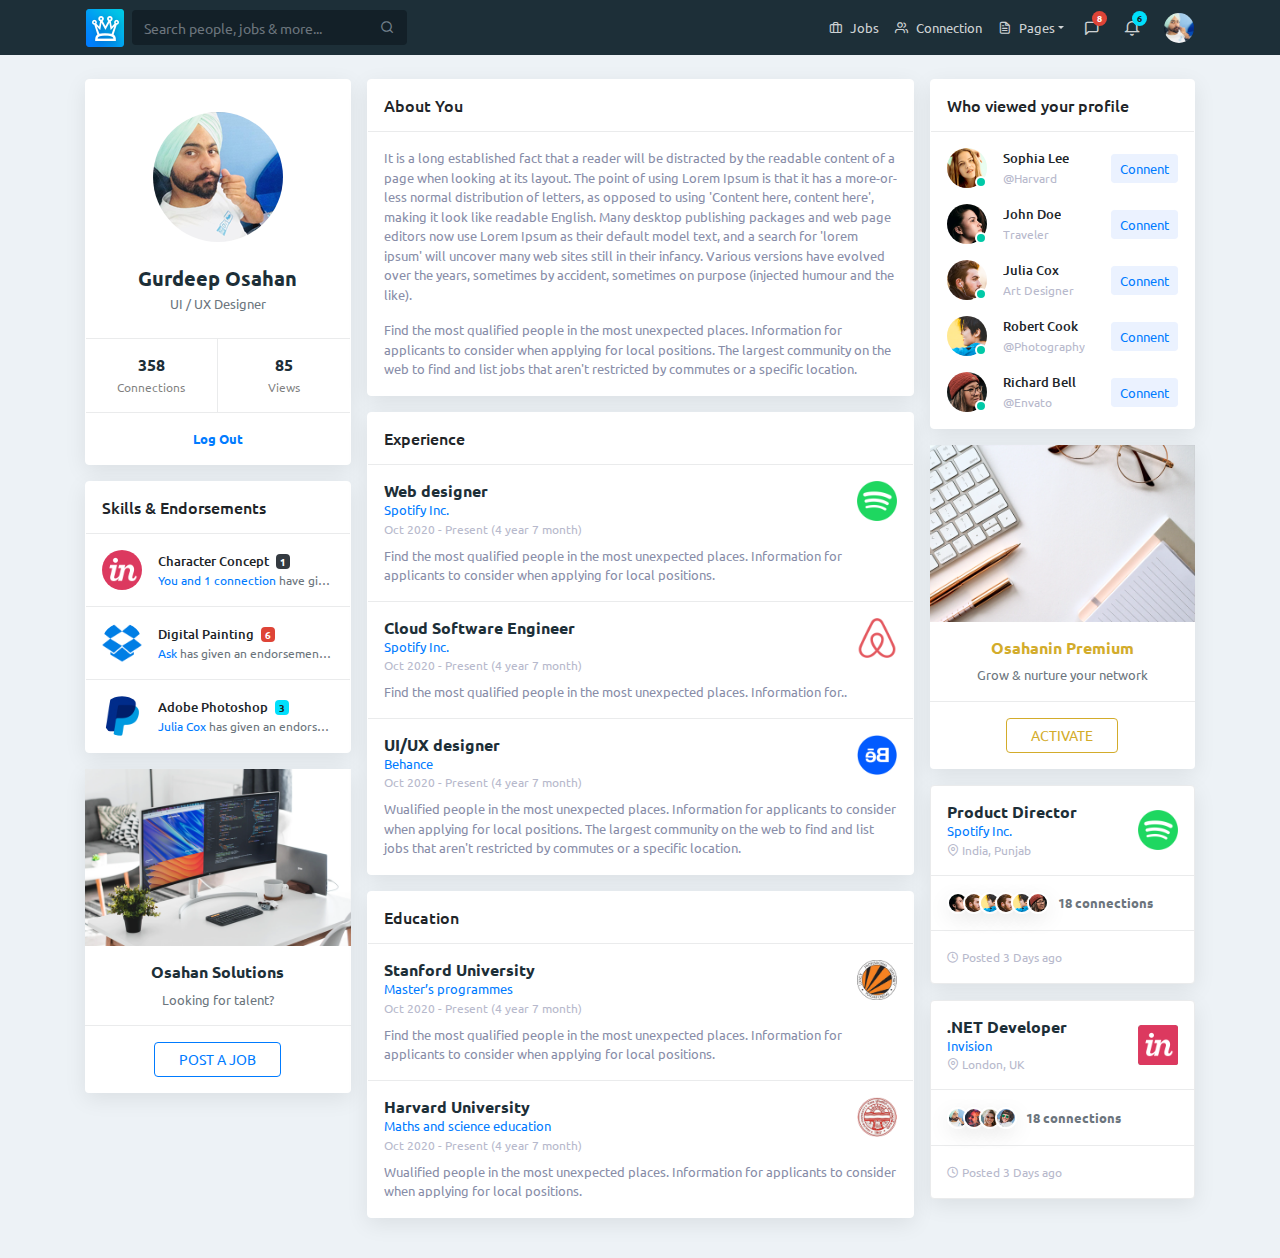
<file: templates/profile.html>
<!DOCTYPE html>
<html lang="en">
   <head>
      <meta charset="utf-8">
      <meta name="viewport" content="width=device-width, initial-scale=1, shrink-to-fit=no">
      <meta name="description" content="">
      <meta name="author" content="">
      <link rel="icon" type="image/png" href="../static/img/fav.png">
      <title></title>
      <!-- Slick Slider -->
      <link rel="stylesheet" type="text/css" href="../static/vendor/slick/slick.min.css"/>
      <link rel="stylesheet" type="text/css" href="../static/vendor/slick/slick-theme.min.css"/>
      <!-- Feather Icon-->
      <link href="../static/vendor/icons/feather.css" rel="stylesheet" type="text/css">
      <!-- Bootstrap core CSS -->
      <link href="../static/vendor/bootstrap/css/bootstrap.min.css" rel="stylesheet">
      <!-- Custom styles for this template -->
      <link href="../static/css/style.css" rel="stylesheet">
   </head>
   <body>
      <!-- Navigation -->
      <nav class="navbar navbar-expand navbar-dark bg-dark osahan-nav-top p-0">
         <div class="container">
            <a class="navbar-brand mr-2" href="index.html"><img src="../static/img/logo.png" alt="">
            </a>
            <form class="d-none d-sm-inline-block form-inline mr-auto my-2 my-md-0 mw-100 navbar-search">
               <div class="input-group">
                  <input type="text" class="form-control shadow-none border-0" placeholder="Search people, jobs & more..." aria-label="Search" aria-describedby="basic-addon2">
                  <div class="input-group-append">
                     <button class="btn" type="button">
                     <i class="feather-search"></i>
                     </button>
                  </div>
               </div>
            </form>
            <ul class="navbar-nav ml-auto d-flex align-items-center">
               <!-- Nav Item - Search Dropdown (Visible Only XS) -->
               <li class="nav-item dropdown no-arrow d-sm-none">
                  <a class="nav-link dropdown-toggle" href="#" id="searchDropdown" role="button" data-toggle="dropdown" aria-haspopup="true" aria-expanded="false">
                  <i class="feather-search mr-2"></i>
                  </a>
                  <!-- Dropdown - Messages -->
                  <div class="dropdown-menu dropdown-menu-right p-3 shadow-sm animated--grow-in" aria-labelledby="searchDropdown">
                     <form class="form-inline mr-auto w-100 navbar-search">
                        <div class="input-group">
                           <input type="text" class="form-control border-0 shadow-none" placeholder="Search people, jobs & more..." aria-label="Search" aria-describedby="basic-addon2">
                           <div class="input-group-append">
                              <button class="btn" type="button">
                              <i class="feather-search"></i>
                              </button>
                           </div>
                        </div>
                     </form>
                  </div>
               </li>
               <li class="nav-item">
                  <a class="nav-link" href="jobs.html"><i class="feather-briefcase mr-2"></i><span class="d-none d-lg-inline">Jobs</span></a>
               </li>
               <li class="nav-item">
                  <a class="nav-link" href="connection.html"><i class="feather-users mr-2"></i><span class="d-none d-lg-inline">Connection</span></a>
               </li>
               <li class="nav-item dropdown mr-2">
                  <a class="nav-link dropdown-toggle pr-0" href="#" role="button" data-toggle="dropdown" aria-haspopup="true" aria-expanded="false">
                  <i class="feather-file-text mr-2"></i><span class="d-none d-lg-inline">Pages</span>
                  </a>
                  <!-- Dropdown - User Information -->
                  <div class="dropdown-menu dropdown-menu-right shadow-sm">
                     <a class="dropdown-item" href="jobs.html"><i class="feather-briefcase mr-1"></i> Jobs</a>
                     <a class="dropdown-item" href="profile.html"><i class="feather-user mr-1"></i> Profile</a>
                     <a class="dropdown-item" href="connection.html"><i class="feather-users mr-1"></i> Connection</a>
                     <a class="dropdown-item" href="company-profile.html"><i class="feather-user-plus mr-1"></i> Company Profile</a>
                     <a class="dropdown-item" href="job-profile.html"><i class="feather-globe mr-1"></i> Job Profile</a>
                     <a class="dropdown-item" href="user/sign-in.html"><i class="feather-log-in mr-1"></i> Sign In</a>
                     <a class="dropdown-item" href="user/sign-up.html"><i class="feather-lock mr-1"></i> Sign Up</a>
                  </div>
               </li>
               <li class="nav-item dropdown no-arrow mx-1 osahan-list-dropdown">
                  <a class="nav-link dropdown-toggle" href="#" role="button" data-toggle="dropdown" aria-haspopup="true" aria-expanded="false">
                     <i class="feather-message-square"></i>
                     <!-- Counter - Alerts -->
                     <span class="badge badge-danger badge-counter">8</span>
                  </a>
                  <!-- Dropdown - Alerts -->
                  <div class="dropdown-list dropdown-menu dropdown-menu-right shadow-sm">
                     <h6 class="dropdown-header">
                        Message Center
                     </h6>
                     <a class="dropdown-item d-flex align-items-center" href="#">
                        <div class="dropdown-list-image mr-3">
                           <img class="rounded-circle" src="../static/img/p1.png" alt="">
                           <div class="status-indicator bg-success"></div>
                        </div>
                        <div class="font-weight-bold overflow-hidden">
                           <div class="text-truncate">Hi there! I am wondering if you can help me with a problem I've been having.</div>
                           <div class="small text-gray-500">Emily Fowler · 58m</div>
                        </div>
                     </a>
                     <a class="dropdown-item d-flex align-items-center" href="#">
                        <div class="dropdown-list-image mr-3">
                           <img class="rounded-circle" src="../static/img/p2.png" alt="">
                           <div class="status-indicator"></div>
                        </div>
                        <div class="overflow-hidden">
                           <div class="text-truncate">I have the photos that you ordered last month, how would you like them sent to you?</div>
                           <div class="small text-gray-500">Jae Chun · 1d</div>
                        </div>
                     </a>
                     <a class="dropdown-item d-flex align-items-center" href="#">
                        <div class="dropdown-list-image mr-3">
                           <img class="rounded-circle" src="../static/img/p3.png" alt="">
                           <div class="status-indicator bg-warning"></div>
                        </div>
                        <div class="overflow-hidden">
                           <div class="text-truncate">Last month's report looks great, I am very happy with the progress so far, keep up the good work!</div>
                           <div class="small text-gray-500">Morgan Alvarez · 2d</div>
                        </div>
                     </a>
                     <a class="dropdown-item d-flex align-items-center" href="#">
                        <div class="dropdown-list-image mr-3">
                           <img class="rounded-circle" src="../static/img/p4.png" alt="">
                           <div class="status-indicator bg-success"></div>
                        </div>
                        <div class="overflow-hidden">
                           <div class="text-truncate">Am I a good boy? The reason I ask is because someone told me that people say this to all dogs, even if they aren't good...</div>
                           <div class="small text-gray-500">Chicken the Dog · 2w</div>
                        </div>
                     </a>
                     <a class="dropdown-item text-center small text-gray-500" href="#">Read More Messages</a>
                  </div>
               </li>
               <li class="nav-item dropdown no-arrow mx-1 osahan-list-dropdown">
                  <a class="nav-link dropdown-toggle" href="#" role="button" data-toggle="dropdown" aria-haspopup="true" aria-expanded="false">
                     <i class="feather-bell"></i>
                     <!-- Counter - Alerts -->
                     <span class="badge badge-info badge-counter">6</span>
                  </a>
                  <!-- Dropdown - Alerts -->
                  <div class="dropdown-list dropdown-menu dropdown-menu-right shadow-sm">
                     <h6 class="dropdown-header">
                        Alerts Center
                     </h6>
                     <a class="dropdown-item d-flex align-items-center" href="#">
                        <div class="mr-3">
                           <div class="icon-circle bg-primary">
                              <i class="feather-download-cloud text-white"></i>
                           </div>
                        </div>
                        <div>
                           <div class="small text-gray-500">December 12, 2019</div>
                           <span class="font-weight-bold">A new monthly report is ready to download!</span>
                        </div>
                     </a>
                     <a class="dropdown-item d-flex align-items-center" href="#">
                        <div class="mr-3">
                           <div class="icon-circle bg-success">
                              <i class="feather-edit text-white"></i>
                           </div>
                        </div>
                        <div>
                           <div class="small text-gray-500">December 7, 2019</div>
                           $290.29 has been deposited into your account!
                        </div>
                     </a>
                     <a class="dropdown-item d-flex align-items-center" href="#">
                        <div class="mr-3">
                           <div class="icon-circle bg-warning">
                              <i class="feather-folder text-white"></i>
                           </div>
                        </div>
                        <div>
                           <div class="small text-gray-500">December 2, 2019</div>
                           Spending Alert: We've noticed unusually high spending for your account.
                        </div>
                     </a>
                     <a class="dropdown-item text-center small text-gray-500" href="#">Show All Alerts</a>
                  </div>
               </li>
               <!-- Nav Item - User Information -->
               <li class="nav-item dropdown no-arrow ml-1 osahan-profile-dropdown">
                  <a class="nav-link dropdown-toggle pr-0" href="#" role="button" data-toggle="dropdown" aria-haspopup="true" aria-expanded="false">
                  <img class="img-profile rounded-circle" src="../static/img/p13.png">
                  </a>
                  <!-- Dropdown - User Information -->
                  <div class="dropdown-menu dropdown-menu-right shadow-sm">
                     <div class="p-3 d-flex align-items-center">
                        <div class="dropdown-list-image mr-3">
                           <img class="rounded-circle" src="../static/img/user.png" alt="">
                           <div class="status-indicator bg-success"></div>
                        </div>
                        <div class="font-weight-bold">
                           <div class="text-truncate">Gurdeep Osahan</div>
                           <div class="small text-gray-500">UI/UX Designer</div>
                        </div>
                     </div>
                     <div class="dropdown-divider"></div>
                     <a class="dropdown-item" href="profile.html"><i class="feather-user mr-1"></i> Profile</a>
                     <a class="dropdown-item" href="user/sign-in.html"><i class="feather-log-out mr-1"></i> Logout</a>
                  </div>
               </li>
            </ul>
         </div>
      </nav>
      <div class="py-4">
         <div class="container">
            <div class="row">
               <!-- Main Content -->
               <aside class="col col-xl-3 order-xl-1 col-lg-12 order-lg-1 col-12">
                  <div class="box mb-3 shadow-sm border rounded bg-white profile-box text-center">
                     <div class="py-4 px-3 border-bottom">
                        <img src="../static/img/p13.png" class="img-fluid mt-2 rounded-circle" alt="Responsive image">
                        <h5 class="font-weight-bold text-dark mb-1 mt-4">Gurdeep Osahan</h5>
                        <p class="mb-0 text-muted">UI / UX Designer</p>
                     </div>
                     <div class="d-flex">
                        <div class="col-6 border-right p-3">
                           <h6 class="font-weight-bold text-dark mb-1">358</h6>
                           <p class="mb-0 text-black-50 small">Connections</p>
                        </div>
                        <div class="col-6 p-3">
                           <h6 class="font-weight-bold text-dark mb-1">85</h6>
                           <p class="mb-0 text-black-50 small">Views</p>
                        </div>
                     </div>
                     <div class="overflow-hidden border-top">
                        <a class="font-weight-bold p-3 d-block" href="user/sign-in.html"> Log Out </a>
                     </div>
                  </div>
                  <div class="box shadow-sm border rounded bg-white mb-3">
                     <div class="box-title border-bottom p-3">
                        <h6 class="m-0">Skills & Endorsements</h6>
                     </div>
                     <div class="box-body">
                        <div class="d-flex align-items-center osahan-post-header p-3 border-bottom people-list">
                           <div class="dropdown-list-image mr-3">
                              <img class="rounded-circle" src="../static/img/l4.png" alt="">
                           </div>
                           <div class="font-weight-bold">
                              <div class="text-truncate">Character Concept <span class="badge badge-dark ml-1">1</span></div>
                              <div class="small text-muted"><span class="text-primary">You and 1 connection</span> have given endorsements for this skill
                              </div>
                           </div>
                        </div>
                        <div class="d-flex align-items-center osahan-post-header p-3 border-bottom people-list">
                           <div class="dropdown-list-image mr-3">
                              <img class="rounded-circle" src="../static/img/l8.png" alt="">
                           </div>
                           <div class="font-weight-bold">
                              <div class="text-truncate">Digital Painting <span class="badge badge-danger ml-1">6</span></div>
                              <div class="small text-muted"><span class="text-primary">Ask</span> has given an endorsement for this skill
                              </div>
                           </div>
                        </div>
                        <div class="d-flex align-items-center osahan-post-header p-3 people-list">
                           <div class="dropdown-list-image mr-3">
                              <img class="rounded-circle" src="../static/img/l5.png" alt="">
                           </div>
                           <div class="font-weight-bold">
                              <div class="text-truncate">Adobe Photoshop <span class="badge badge-info ml-1">3</span></div>
                              <div class="small text-muted"><span class="text-primary">Julia Cox</span> has given an endorsement for this skill
                              </div>
                           </div>
                        </div>
                     </div>
                  </div>
                  <div class="box shadow-sm mb-3 rounded bg-white ads-box text-center">
                     <img src="../static/img/job1.png" class="img-fluid" alt="Responsive image">
                     <div class="p-3 border-bottom">
                        <h6 class="font-weight-bold text-dark">Osahan Solutions</h6>
                        <p class="mb-0 text-muted">Looking for talent?</p>
                     </div>
                     <div class="p-3">
                        <button type="button" class="btn btn-outline-primary pl-4 pr-4"> POST A JOB </button>
                     </div>
                  </div>
               </aside>
               <main class="col col-xl-6 order-xl-2 col-lg-12 order-lg-2 col-md-12 col-sm-12 col-12">
                  <div class="box shadow-sm border rounded bg-white mb-3">
                     <div class="box-title border-bottom p-3">
                        <h6 class="m-0">About You</h6>
                     </div>
                     <div class="box-body p-3">
                        <p>It is a long established fact that a reader will be distracted by the readable content of a page when looking at its layout. The point of using Lorem Ipsum is that it has a more-or-less normal distribution of letters, as opposed to using 'Content here, content here', making it look like readable English. Many desktop publishing packages and web page editors now use Lorem Ipsum as their default model text, and a search for 'lorem ipsum' will uncover many web sites still in their infancy. Various versions have evolved over the years, sometimes by accident, sometimes on purpose (injected humour and the like).
                        </p>
                        <p class="mb-0">Find the most qualified people in the most unexpected places. Information for applicants to consider when applying for local positions. The largest community on the web to find and list jobs that aren't restricted by commutes or a specific location.
                        </p>
                     </div>
                  </div>
                  <div class="box shadow-sm border rounded bg-white mb-3">
                     <div class="box-title border-bottom p-3">
                        <h6 class="m-0">Experience</h6>
                     </div>
                     <div class="box-body p-3 border-bottom">
                        <div class="d-flex align-items-top job-item-header pb-2">
                           <div class="mr-2">
                              <h6 class="font-weight-bold text-dark mb-0">Web designer</h6>
                              <div class="text-truncate text-primary">Spotify Inc.</div>
                              <div class="small text-gray-500">Oct 2020 - Present (4 year 7 month) </div>
                           </div>
                           <img class="img-fluid ml-auto mb-auto" src="../static/img/l3.png" alt="">
                        </div>
                        <p class="mb-0">Find the most qualified people in the most unexpected places. Information for applicants to consider when applying for local positions. </p>
                     </div>
                     <div class="box-body p-3 border-bottom">
                        <div class="d-flex align-items-top job-item-header pb-2">
                           <div class="mr-2">
                              <h6 class="font-weight-bold text-dark mb-0">Cloud Software Engineer</h6>
                              <div class="text-truncate text-primary">Spotify Inc.</div>
                              <div class="small text-gray-500">Oct 2020 - Present (4 year 7 month) </div>
                           </div>
                           <img class="img-fluid ml-auto mb-auto" src="../static/img/l6.png" alt="">
                        </div>
                        <p class="mb-0">Find the most qualified people in the most unexpected places. Information for.. </p>
                     </div>
                     <div class="box-body p-3">
                        <div class="d-flex align-items-top job-item-header pb-2">
                           <div class="mr-2">
                              <h6 class="font-weight-bold text-dark mb-0">UI/UX designer</h6>
                              <div class="text-truncate text-primary">Behance</div>
                              <div class="small text-gray-500">Oct 2020 - Present (4 year 7 month) </div>
                           </div>
                           <img class="img-fluid ml-auto mb-auto" src="../static/img/l2.png" alt="">
                        </div>
                        <p class="mb-0">Wualified people in the most unexpected places. Information for applicants to consider when applying for local positions. The largest community on the web to find and list jobs that aren't restricted by commutes or a specific location.
                        </p>
                     </div>
                  </div>
                  <div class="box shadow-sm border rounded bg-white mb-3">
                     <div class="box-title border-bottom p-3">
                        <h6 class="m-0">Education</h6>
                     </div>
                     <div class="box-body p-3 border-bottom">
                        <div class="d-flex align-items-top job-item-header pb-2">
                           <div class="mr-2">
                              <h6 class="font-weight-bold text-dark mb-0">Stanford University</h6>
                              <div class="text-truncate text-primary">Master’s programmes</div>
                              <div class="small text-gray-500">Oct 2020 - Present (4 year 7 month) </div>
                           </div>
                           <img class="img-fluid ml-auto mb-auto" src="../static/img/e1.png" alt="">
                        </div>
                        <p class="mb-0">Find the most qualified people in the most unexpected places. Information for applicants to consider when applying for local positions.</p>
                     </div>
                     <div class="box-body p-3">
                        <div class="d-flex align-items-top job-item-header pb-2">
                           <div class="mr-2">
                              <h6 class="font-weight-bold text-dark mb-0">Harvard University</h6>
                              <div class="text-truncate text-primary">Maths and science education</div>
                              <div class="small text-gray-500">Oct 2020 - Present (4 year 7 month) </div>
                           </div>
                           <img class="img-fluid ml-auto mb-auto" src="../static/img/e2.png" alt="">
                        </div>
                        <p class="mb-0">Wualified people in the most unexpected places. Information for applicants to consider when applying for local positions.</p>
                     </div>
                  </div>
               </main>
               <aside class="col col-xl-3 order-xl-3 col-lg-12 order-lg-3 col-12">
                  <div class="box shadow-sm border rounded bg-white mb-3">
                     <div class="box-title border-bottom p-3">
                        <h6 class="m-0">Who viewed your profile</h6>
                     </div>
                     <div class="box-body p-3">
                        <div class="d-flex align-items-center osahan-post-header mb-3 people-list">
                           <div class="dropdown-list-image mr-3">
                              <img class="rounded-circle" src="../static/img/p4.png" alt="">
                              <div class="status-indicator bg-success"></div>
                           </div>
                           <div class="font-weight-bold mr-2">
                              <div class="text-truncate">Sophia Lee</div>
                              <div class="small text-gray-500">@Harvard
                              </div>
                           </div>
                           <span class="ml-auto"><button type="button" class="btn btn-light btn-sm">Connent</button>
                           </span>
                        </div>
                        <div class="d-flex align-items-center osahan-post-header mb-3 people-list">
                           <div class="dropdown-list-image mr-3">
                              <img class="rounded-circle" src="../static/img/p9.png" alt="">
                              <div class="status-indicator bg-success"></div>
                           </div>
                           <div class="font-weight-bold mr-2">
                              <div class="text-truncate">John Doe</div>
                              <div class="small text-gray-500">Traveler
                              </div>
                           </div>
                           <span class="ml-auto"><button type="button" class="btn btn-light btn-sm">Connent</button>
                           </span>
                        </div>
                        <div class="d-flex align-items-center osahan-post-header mb-3 people-list">
                           <div class="dropdown-list-image mr-3">
                              <img class="rounded-circle" src="../static/img/p10.png" alt="">
                              <div class="status-indicator bg-success"></div>
                           </div>
                           <div class="font-weight-bold mr-2">
                              <div class="text-truncate">Julia Cox</div>
                              <div class="small text-gray-500">Art Designer
                              </div>
                           </div>
                           <span class="ml-auto"><button type="button" class="btn btn-light btn-sm">Connent</button>
                           </span>
                        </div>
                        <div class="d-flex align-items-center osahan-post-header mb-3 people-list">
                           <div class="dropdown-list-image mr-3">
                              <img class="rounded-circle" src="../static/img/p11.png" alt="">
                              <div class="status-indicator bg-success"></div>
                           </div>
                           <div class="font-weight-bold mr-2">
                              <div class="text-truncate">Robert Cook</div>
                              <div class="small text-gray-500">@Photography
                              </div>
                           </div>
                           <span class="ml-auto"><button type="button" class="btn btn-light btn-sm">Connent</button>
                           </span>
                        </div>
                        <div class="d-flex align-items-center osahan-post-header people-list">
                           <div class="dropdown-list-image mr-3">
                              <img class="rounded-circle" src="../static/img/p12.png" alt="">
                              <div class="status-indicator bg-success"></div>
                           </div>
                           <div class="font-weight-bold mr-2">
                              <div class="text-truncate">Richard Bell</div>
                              <div class="small text-gray-500">@Envato
                              </div>
                           </div>
                           <span class="ml-auto"><button type="button" class="btn btn-light btn-sm">Connent</button>
                           </span>
                        </div>
                     </div>
                  </div>
                  <div class="box shadow-sm mb-3 rounded bg-white ads-box text-center">
                     <img src="../static/img/ads1.png" class="img-fluid" alt="Responsive image">
                     <div class="p-3 border-bottom">
                        <h6 class="font-weight-bold text-gold">Osahanin Premium</h6>
                        <p class="mb-0 text-muted">Grow &amp; nurture your network</p>
                     </div>
                     <div class="p-3">
                        <button type="button" class="btn btn-outline-gold pl-4 pr-4"> ACTIVATE </button>
                     </div>
                  </div>
                  <a href="job-profile.html">
                     <div class="shadow-sm border rounded bg-white job-item mb-3">
                        <div class="d-flex align-items-center p-3 job-item-header">
                           <div class="overflow-hidden mr-2">
                              <h6 class="font-weight-bold text-dark mb-0 text-truncate">Product Director</h6>
                              <div class="text-truncate text-primary">Spotify Inc.</div>
                              <div class="small text-gray-500"><i class="feather-map-pin"></i> India, Punjab</div>
                           </div>
                           <img class="img-fluid ml-auto" src="../static/img/l3.png" alt="">
                        </div>
                        <div class="d-flex align-items-center p-3 border-top border-bottom job-item-body">
                           <div class="overlap-rounded-circle">
                              <img class="rounded-circle shadow-sm" data-toggle="tooltip" data-placement="top" title="" src="../static/img/p9.png" alt="" data-original-title="Sophia Lee">
                              <img class="rounded-circle shadow-sm" data-toggle="tooltip" data-placement="top" title="" src="../static/img/p10.png" alt="" data-original-title="John Doe">
                              <img class="rounded-circle shadow-sm" data-toggle="tooltip" data-placement="top" title="" src="../static/img/p11.png" alt="" data-original-title="Julia Cox">
                              <img class="rounded-circle shadow-sm" data-toggle="tooltip" data-placement="top" title="" src="../static/img/p10.png" alt="" data-original-title="John Doe">
                              <img class="rounded-circle shadow-sm" data-toggle="tooltip" data-placement="top" title="" src="../static/img/p11.png" alt="" data-original-title="Julia Cox">
                              <img class="rounded-circle shadow-sm" data-toggle="tooltip" data-placement="top" title="" src="../static/img/p12.png" alt="" data-original-title="Robert Cook">
                           </div>
                           <span class="font-weight-bold text-muted">18 connections</span>
                        </div>
                        <div class="p-3 job-item-footer">
                           <small class="text-gray-500"><i class="feather-clock"></i> Posted 3 Days ago</small>
                        </div>
                     </div>
                  </a>
                  <a href="job-profile.html">
                     <div class="shadow-sm border rounded bg-white job-item mb-3">
                        <div class="d-flex align-items-center p-3 job-item-header">
                           <div class="overflow-hidden mr-2">
                              <h6 class="font-weight-bold text-dark mb-0 text-truncate">.NET Developer</h6>
                              <div class="text-truncate text-primary">Invision</div>
                              <div class="small text-gray-500"><i class="feather-map-pin"></i> London, UK
                              </div>
                           </div>
                           <img class="img-fluid ml-auto" src="../static/img/l4.png" alt="">
                        </div>
                        <div class="d-flex align-items-center p-3 border-top border-bottom job-item-body">
                           <div class="overlap-rounded-circle">
                              <img class="rounded-circle shadow-sm" data-toggle="tooltip" data-placement="top" title="" src="../static/img/p13.png" alt="" data-original-title="Sophia Lee">
                              <img class="rounded-circle shadow-sm" data-toggle="tooltip" data-placement="top" title="" src="../static/img/p1.png" alt="" data-original-title="John Doe">
                              <img class="rounded-circle shadow-sm" data-toggle="tooltip" data-placement="top" title="" src="../static/img/p2.png" alt="" data-original-title="Julia Cox">
                              <img class="rounded-circle shadow-sm" data-toggle="tooltip" data-placement="top" title="" src="../static/img/p3.png" alt="" data-original-title="Robert Cook">
                           </div>
                           <span class="font-weight-bold text-muted">18 connections</span>
                        </div>
                        <div class="p-3 job-item-footer">
                           <small class="text-gray-500"><i class="feather-clock"></i> Posted 3 Days ago</small>
                        </div>
                     </div>
                  </a>
               </aside>
            </div>
         </div>
      </div>
      <!-- Bootstrap core JavaScript -->
      <script src="../static/vendor/jquery/jquery.min.js"></script>
      <script src="../static/vendor/bootstrap/js/bootstrap.bundle.min.js"></script>
      <!-- slick Slider JS-->
      <script type="text/javascript" src="../static/vendor/slick/slick.min.js"></script>
      <!-- Custom scripts for all pages-->
      <script src="../static/js/osahan.js"></script>
   </body>
</html>
</file>
<file: static/vendor/icons/feather.css>
@font-face {
	font-family: 'Feather';
	src:
	url('fonts/Feather.ttf?sdxovp') format('truetype'),
	url('fonts/Feather.woff?sdxovp') format('woff'),
	url('fonts/Feather.svg?sdxovp#Feather') format('svg');
	font-weight: normal;
	font-style: normal;
}
[class^="feather-"], [class*=" feather-"] {
	font-family: 'feather' !important;
	speak: none;
	font-style: normal;
	font-weight: normal;
	font-variant: normal;
	text-transform: none;
	line-height: 1;
	-webkit-font-smoothing: antialiased;
	-moz-osx-font-smoothing: grayscale;
}

.feather-activity:before {
	content: "\e900";
}
.feather-airplay:before {
	content: "\e901";
}
.feather-alert-circle:before {
	content: "\e902";
}
.feather-alert-octagon:before {
	content: "\e903";
}
.feather-alert-triangle:before {
	content: "\e904";
}
.feather-align-center:before {
	content: "\e905";
}
.feather-align-justify:before {
	content: "\e906";
}
.feather-align-left:before {
	content: "\e907";
}
.feather-align-right:before {
	content: "\e908";
}
.feather-anchor:before {
	content: "\e909";
}
.feather-aperture:before {
	content: "\e90a";
}
.feather-archive:before {
	content: "\e90b";
}
.feather-arrow-down:before {
	content: "\e90c";
}
.feather-arrow-down-circle:before {
	content: "\e90d";
}
.feather-arrow-down-left:before {
	content: "\e90e";
}
.feather-arrow-down-right:before {
	content: "\e90f";
}
.feather-arrow-left:before {
	content: "\e910";
}
.feather-arrow-left-circle:before {
	content: "\e911";
}
.feather-arrow-right:before {
	content: "\e912";
}
.feather-arrow-right-circle:before {
	content: "\e913";
}
.feather-arrow-up:before {
	content: "\e914";
}
.feather-arrow-up-circle:before {
	content: "\e915";
}
.feather-arrow-up-left:before {
	content: "\e916";
}
.feather-arrow-up-right:before {
	content: "\e917";
}
.feather-at-sign:before {
	content: "\e918";
}
.feather-award:before {
	content: "\e919";
}
.feather-bar-chart:before {
	content: "\e91a";
}
.feather-bar-chart-2:before {
	content: "\e91b";
}
.feather-battery:before {
	content: "\e91c";
}
.feather-battery-charging:before {
	content: "\e91d";
}
.feather-bell:before {
	content: "\e91e";
}
.feather-bell-off:before {
	content: "\e91f";
}
.feather-bluetooth:before {
	content: "\e920";
}
.feather-bold:before {
	content: "\e921";
}
.feather-book:before {
	content: "\e922";
}
.feather-book-open:before {
	content: "\e923";
}
.feather-bookmark:before {
	content: "\e924";
}
.feather-box:before {
	content: "\e925";
}
.feather-briefcase:before {
	content: "\e926";
}
.feather-calendar:before {
	content: "\e927";
}
.feather-camera:before {
	content: "\e928";
}
.feather-camera-off:before {
	content: "\e929";
}
.feather-cast:before {
	content: "\e92a";
}
.feather-check:before {
	content: "\e92b";
}
.feather-check-circle:before {
	content: "\e92c";
}
.feather-check-square:before {
	content: "\e92d";
}
.feather-chevron-down:before {
	content: "\e92e";
}
.feather-chevron-left:before {
	content: "\e92f";
}
.feather-chevron-right:before {
	content: "\e930";
}
.feather-chevron-up:before {
	content: "\e931";
}
.feather-chevrons-down:before {
	content: "\e932";
}
.feather-chevrons-left:before {
	content: "\e933";
}
.feather-chevrons-right:before {
	content: "\e934";
}
.feather-chevrons-up:before {
	content: "\e935";
}
.feather-chrome:before {
	content: "\e936";
}
.feather-circle:before {
	content: "\e937";
}
.feather-clipboard:before {
	content: "\e938";
}
.feather-clock:before {
	content: "\e939";
}
.feather-cloud:before {
	content: "\e93a";
}
.feather-cloud-drizzle:before {
	content: "\e93b";
}
.feather-cloud-lightning:before {
	content: "\e93c";
}
.feather-cloud-off:before {
	content: "\e93d";
}
.feather-cloud-rain:before {
	content: "\e93e";
}
.feather-cloud-snow:before {
	content: "\e93f";
}
.feather-code:before {
	content: "\e940";
}
.feather-codepen:before {
	content: "\e941";
}
.feather-command:before {
	content: "\e942";
}
.feather-compass:before {
	content: "\e943";
}
.feather-copy:before {
	content: "\e944";
}
.feather-corner-down-left:before {
	content: "\e945";
}
.feather-corner-down-right:before {
	content: "\e946";
}
.feather-corner-left-down:before {
	content: "\e947";
}
.feather-corner-left-up:before {
	content: "\e948";
}
.feather-corner-right-down:before {
	content: "\e949";
}
.feather-corner-right-up:before {
	content: "\e94a";
}
.feather-corner-up-left:before {
	content: "\e94b";
}
.feather-corner-up-right:before {
	content: "\e94c";
}
.feather-cpu:before {
	content: "\e94d";
}
.feather-credit-card:before {
	content: "\e94e";
}
.feather-crop:before {
	content: "\e94f";
}
.feather-crosshair:before {
	content: "\e950";
}
.feather-database:before {
	content: "\e951";
}
.feather-delete:before {
	content: "\e952";
}
.feather-disc:before {
	content: "\e953";
}
.feather-dollar-sign:before {
	content: "\e954";
}
.feather-download:before {
	content: "\e955";
}
.feather-download-cloud:before {
	content: "\e956";
}
.feather-droplet:before {
	content: "\e957";
}
.feather-edit:before {
	content: "\e958";
}
.feather-edit-2:before {
	content: "\e959";
}
.feather-edit-3:before {
	content: "\e95a";
}
.feather-external-link:before {
	content: "\e95b";
}
.feather-eye:before {
	content: "\e95c";
}
.feather-eye-off:before {
	content: "\e95d";
}
.feather-facebook:before {
	content: "\e95e";
}
.feather-fast-forward:before {
	content: "\e95f";
}
.feather-feather:before {
	content: "\e960";
}
.feather-file:before {
	content: "\e961";
}
.feather-file-minus:before {
	content: "\e962";
}
.feather-file-plus:before {
	content: "\e963";
}
.feather-file-text:before {
	content: "\e964";
}
.feather-film:before {
	content: "\e965";
}
.feather-filter:before {
	content: "\e966";
}
.feather-flag:before {
	content: "\e967";
}
.feather-folder:before {
	content: "\e968";
}
.feather-folder-minus:before {
	content: "\e969";
}
.feather-folder-plus:before {
	content: "\e96a";
}
.feather-gift:before {
	content: "\e96b";
}
.feather-git-branch:before {
	content: "\e96c";
}
.feather-git-commit:before {
	content: "\e96d";
}
.feather-git-merge:before {
	content: "\e96e";
}
.feather-git-pull-request:before {
	content: "\e96f";
}
.feather-github:before {
	content: "\e970";
}
.feather-gitlab:before {
	content: "\e971";
}
.feather-globe:before {
	content: "\e972";
}
.feather-grid:before {
	content: "\e973";
}
.feather-hard-drive:before {
	content: "\e974";
}
.feather-hash:before {
	content: "\e975";
}
.feather-headphones:before {
	content: "\e976";
}
.feather-heart:before {
	content: "\e977";
}
.feather-help-circle:before {
	content: "\e978";
}
.feather-home:before {
	content: "\e979";
}
.feather-image:before {
	content: "\e97a";
}
.feather-inbox:before {
	content: "\e97b";
}
.feather-info:before {
	content: "\e97c";
}
.feather-instagram:before {
	content: "\e97d";
}
.feather-italic:before {
	content: "\e97e";
}
.feather-layers:before {
	content: "\e97f";
}
.feather-layout:before {
	content: "\e980";
}
.feather-life-buoy:before {
	content: "\e981";
}
.feather-link:before {
	content: "\e982";
}
.feather-link-2:before {
	content: "\e983";
}
.feather-linkedin:before {
	content: "\e984";
}
.feather-list:before {
	content: "\e985";
}
.feather-loader:before {
	content: "\e986";
}
.feather-lock:before {
	content: "\e987";
}
.feather-log-in:before {
	content: "\e988";
}
.feather-log-out:before {
	content: "\e989";
}
.feather-mail:before {
	content: "\e98a";
}
.feather-map:before {
	content: "\e98b";
}
.feather-map-pin:before {
	content: "\e98c";
}
.feather-maximize:before {
	content: "\e98d";
}
.feather-maximize-2:before {
	content: "\e98e";
}
.feather-menu:before {
	content: "\e98f";
}
.feather-message-circle:before {
	content: "\e990";
}
.feather-message-square:before {
	content: "\e991";
}
.feather-mic:before {
	content: "\e992";
}
.feather-mic-off:before {
	content: "\e993";
}
.feather-minimize:before {
	content: "\e994";
}
.feather-minimize-2:before {
	content: "\e995";
}
.feather-minus:before {
	content: "\e996";
}
.feather-minus-circle:before {
	content: "\e997";
}
.feather-minus-square:before {
	content: "\e998";
}
.feather-monitor:before {
	content: "\e999";
}
.feather-moon:before {
	content: "\e99a";
}
.feather-more-horizontal:before {
	content: "\e99b";
}
.feather-more-vertical:before {
	content: "\e99c";
}
.feather-move:before {
	content: "\e99d";
}
.feather-music:before {
	content: "\e99e";
}
.feather-navigation:before {
	content: "\e99f";
}
.feather-navigation-2:before {
	content: "\e9a0";
}
.feather-octagon:before {
	content: "\e9a1";
}
.feather-package:before {
	content: "\e9a2";
}
.feather-paperclip:before {
	content: "\e9a3";
}
.feather-pause:before {
	content: "\e9a4";
}
.feather-pause-circle:before {
	content: "\e9a5";
}
.feather-percent:before {
	content: "\e9a6";
}
.feather-phone:before {
	content: "\e9a7";
}
.feather-phone-call:before {
	content: "\e9a8";
}
.feather-phone-forwarded:before {
	content: "\e9a9";
}
.feather-phone-incoming:before {
	content: "\e9aa";
}
.feather-phone-missed:before {
	content: "\e9ab";
}
.feather-phone-off:before {
	content: "\e9ac";
}
.feather-phone-outgoing:before {
	content: "\e9ad";
}
.feather-pie-chart:before {
	content: "\e9ae";
}
.feather-play:before {
	content: "\e9af";
}
.feather-play-circle:before {
	content: "\e9b0";
}
.feather-plus:before {
	content: "\e9b1";
}
.feather-plus-circle:before {
	content: "\e9b2";
}
.feather-plus-square:before {
	content: "\e9b3";
}
.feather-pocket:before {
	content: "\e9b4";
}
.feather-power:before {
	content: "\e9b5";
}
.feather-printer:before {
	content: "\e9b6";
}
.feather-radio:before {
	content: "\e9b7";
}
.feather-refresh-ccw:before {
	content: "\e9b8";
}
.feather-refresh-cw:before {
	content: "\e9b9";
}
.feather-repeat:before {
	content: "\e9ba";
}
.feather-rewind:before {
	content: "\e9bb";
}
.feather-rotate-ccw:before {
	content: "\e9bc";
}
.feather-rotate-cw:before {
	content: "\e9bd";
}
.feather-rss:before {
	content: "\e9be";
}
.feather-save:before {
	content: "\e9bf";
}
.feather-scissors:before {
	content: "\e9c0";
}
.feather-search:before {
	content: "\e9c1";
}
.feather-send:before {
	content: "\e9c2";
}
.feather-server:before {
	content: "\e9c3";
}
.feather-settings:before {
	content: "\e9c4";
}
.feather-share:before {
	content: "\e9c5";
}
.feather-share-2:before {
	content: "\e9c6";
}
.feather-shield:before {
	content: "\e9c7";
}
.feather-shield-off:before {
	content: "\e9c8";
}
.feather-shopping-bag:before {
	content: "\e9c9";
}
.feather-shopping-cart:before {
	content: "\e9ca";
}
.feather-shuffle:before {
	content: "\e9cb";
}
.feather-sidebar:before {
	content: "\e9cc";
}
.feather-skip-back:before {
	content: "\e9cd";
}
.feather-skip-forward:before {
	content: "\e9ce";
}
.feather-slack:before {
	content: "\e9cf";
}
.feather-slash:before {
	content: "\e9d0";
}
.feather-sliders:before {
	content: "\e9d1";
}
.feather-smartphone:before {
	content: "\e9d2";
}
.feather-speaker:before {
	content: "\e9d3";
}
.feather-square:before {
	content: "\e9d4";
}
.feather-star:before {
	content: "\e9d5";
}
.feather-stop-circle:before {
	content: "\e9d6";
}
.feather-sun:before {
	content: "\e9d7";
}
.feather-sunrise:before {
	content: "\e9d8";
}
.feather-sunset:before {
	content: "\e9d9";
}
.feather-tablet:before {
	content: "\e9da";
}
.feather-tag:before {
	content: "\e9db";
}
.feather-target:before {
	content: "\e9dc";
}
.feather-terminal:before {
	content: "\e9dd";
}
.feather-thermometer:before {
	content: "\e9de";
}
.feather-thumbs-down:before {
	content: "\e9df";
}
.feather-thumbs-up:before {
	content: "\e9e0";
}
.feather-toggle-left:before {
	content: "\e9e1";
}
.feather-toggle-right:before {
	content: "\e9e2";
}
.feather-trash:before {
	content: "\e9e3";
}
.feather-trash-2:before {
	content: "\e9e4";
}
.feather-trending-down:before {
	content: "\e9e5";
}
.feather-trending-up:before {
	content: "\e9e6";
}
.feather-triangle:before {
	content: "\e9e7";
}
.feather-truck:before {
	content: "\e9e8";
}
.feather-tv:before {
	content: "\e9e9";
}
.feather-twitter:before {
	content: "\e9ea";
}
.feather-type:before {
	content: "\e9eb";
}
.feather-umbrella:before {
	content: "\e9ec";
}
.feather-underline:before {
	content: "\e9ed";
}
.feather-unlock:before {
	content: "\e9ee";
}
.feather-upload:before {
	content: "\e9ef";
}
.feather-upload-cloud:before {
	content: "\e9f0";
}
.feather-user:before {
	content: "\e9f1";
}
.feather-user-check:before {
	content: "\e9f2";
}
.feather-user-minus:before {
	content: "\e9f3";
}
.feather-user-plus:before {
	content: "\e9f4";
}
.feather-user-x:before {
	content: "\e9f5";
}
.feather-users:before {
	content: "\e9f6";
}
.feather-video:before {
	content: "\e9f7";
}
.feather-video-off:before {
	content: "\e9f8";
}
.feather-voicemail:before {
	content: "\e9f9";
}
.feather-volume:before {
	content: "\e9fa";
}
.feather-volume-1:before {
	content: "\e9fb";
}
.feather-volume-2:before {
	content: "\e9fc";
}
.feather-volume-x:before {
	content: "\e9fd";
}
.feather-watch:before {
	content: "\e9fe";
}
.feather-wifi:before {
	content: "\e9ff";
}
.feather-wifi-off:before {
	content: "\ea00";
}
.feather-wind:before {
	content: "\ea01";
}
.feather-x:before {
	content: "\ea02";
}
.feather-x-circle:before {
	content: "\ea03";
}
.feather-x-square:before {
	content: "\ea04";
}
.feather-youtube:before {
	content: "\ea05";
}
.feather-zap:before {
	content: "\ea06";
}
.feather-zap-off:before {
	content: "\ea07";
}
.feather-zoom-in:before {
	content: "\ea08";
}
.feather-zoom-out:before {
	content: "\ea09";
}
</file>
<file: static/css/style.css>
/*
Template Name: Osahanin - Job Portal & Social Network HTML Template
Author: Askbootstrap
Author URI: https://themeforest.net/user/askbootstrap
Version: 1.0
*/
/*
    -- body
    -- Slider
    -- Top Nav
    -- Card Design
    -- Tab Design
    -- Login Page Designs
    -- People List
    -- Job List
    -- Network Item
    -- Extra
*/
 @import url('https://fonts.googleapis.com/css?family=Ubuntu:300,300i,400,400i,500,500i,700,700i&display=swap');
/* body */
 body {
     background: #edf2f6;
     font-size: 13px;
     font-family: 'Ubuntu', sans-serif;
}
 p{
     color: #888da8 
}
/* End body */
/* Slider */
 .slick-arrow:before {
     color: #000;
     z-index: 99999;
}
 .slick-prev {
     left: 0;
     display: none;
}
 .slick-next {
     right: 9px;
     z-index: 9;
     background: #fff;
     border-radius: 50px;
     box-shadow: 0 6px 22px 0 rgba(0,0,0,0.08) !important;
}
/* End Slider */
/* Top Nav */
 .navbar-dark .navbar-nav .nav-link {
     color: rgba(255,255,255,.8);
}
 .osahan-nav-top .container {
     padding: 0 16px;
}
 .osahan-nav-top .img-profile {
     width: 30px;
     height: 30px;
}
 .osahan-nav-top .osahan-list-dropdown .nav-link i {
     font-size: 16px;
}
 .osahan-nav-top .osahan-list-dropdown .nav-link .badge {
     position: absolute;
     border-radius: 50px;
     min-width: 15px;
     height: 15px;
     font-size: 9px;
     padding: 0px;
     right: 1px;
     line-height: 15px;
     top: 11px;
}
 .osahan-nav-top .nav-link {
     position: relative;
     height: 55px;
     display: flex;
     align-items: center;
}
 .osahan-nav-top .navbar-search .form-control {
     background: #132028;
}
 .osahan-nav-top .navbar-search .btn {
     background: #132028 !important;
     color: #74828e;
}
 .dropdown-list .dropdown-item {
     white-space: normal;
     padding-top: .5rem;
     padding-bottom: .5rem;
     border-left: 1px solid #e3e6f0;
     border-right: 1px solid #e3e6f0;
     border-bottom: 1px solid #e3e6f0;
     line-height: 1.3rem;
}
 .dropdown-list {
     padding: 0;
     border: none;
     overflow: hidden;
     width: 20rem!important;
}
 .dropdown-list .dropdown-header {
     background-color: #1d2f38;
     border: 1px solid #1d2f38;
     color: #fff;
     font-weight: 800;
     font-size: 14px;
     padding: .8rem 1rem;
}
 .dropdown-list .icon-circle {
     height: 2.5rem;
     width: 2.5rem;
     border-radius: 100%;
     display: flex;
     align-items: center;
     justify-content: center;
}
/* End Top Nav */
/* Card Design */
 .box.border {
     border: 1px solid #ffffff !important;
}
 .can-drag{
     position: absolute;
 }
 .shadow-sm {
     box-shadow: 0 6px 22px 0 rgba(0,0,0,0.08) !important;
}
/* End Card Design */
/* Tab Design */
 .osahan-line-tab .nav-link {
     font-size: 14px;
     font-weight: 500;
     padding: 1rem!important;
     color:#888da8;
     position: relative;
}
 .osahan-line-tab .nav-link.active {
     color: #007bff;
}
 .osahan-line-tab .nav-link.active:after {
     content: "";
     background: -moz-linear-gradient(194deg, #00c9e4 0%, #007bff 100%);
    /* ff3.6+ */
     background: -webkit-gradient(linear, left top, right top, color-stop(0%, #007bff), color-stop(100%, #00c9e4));
    /* safari4+,chrome */
     background: -webkit-linear-gradient(194deg, #00c9e4 0%, #007bff 100%);
    /* safari5.1+,chrome10+ */
     background: -o-linear-gradient(194deg, #00c9e4 0%, #007bff 100%);
    /* opera 11.10+ */
     background: -ms-linear-gradient(194deg, #00c9e4 0%, #007bff 100%);
    /* ie10+ */
     background: linear-gradient(256deg, #00c9e4 0%, #007bff 100%);
    /* w3c */
     filter: progid:DXImageTransform.Microsoft.gradient( startColorstr='#007bff', endColorstr='#00c9e4',GradientType=1 );
    /* ie6-9 */
     height: 3px;
     position: absolute;
     bottom: -2px;
     left: 0;
     right: 0;
}
/* End Tab */
/* Login Page Designs */
 .osahan-login .form-control {
     background: #f8fafc;
     border-color: #eaebec;
}
 .icon-form-control i {
     display: flex;
     top: 0;
     bottom: 0;
     align-items: center;
     font-size: 16px;
     justify-content: center;
     width: 40px;
}
 .icon-form-control .form-control {
     padding-left: 40px;
}
 label {
     font-weight: 500;
}
 .custom-control label {
     line-height: 22px;
     font-weight: 400;
}
 .btn-outline-instagram {
     border-color: #2a5b83;
     background-color: #2a5b83;
     color: #fff;
}
 .btn-outline-linkedin {
     border-color: #187fb9;
     background-color: #187fb9;
     color: #fff;
}
 .btn-outline-facebook {
     border-color: #43619d;
     background-color: #43619d;
     color: #fff;
}
/* End Login Page Designs */
/* People List */
 .people-list .font-weight-bold {
     font-weight: 500 !important;
     word-break: break-all;
     overflow: hidden;
     white-space: nowrap;
}
 .people-list .btn-sm {
     font-size: .800rem;
}
 .people-list .font-weight-bold div {
     text-overflow: ellipsis;
     overflow: hidden;
}
/* End People List */
/* Job List */
 .job-item-header .img-fluid, .job-item-2 .img-fluid {
     width: 40px;
     height: 40px;
}
/* End Job List */
/* Network Item */
 .overlap-rounded-circle .rounded-circle {
     width: 22px;
     height: 22px;
     border: 2px solid #fff;
     margin: 0 0 0 -9px;
}
 .overlap-rounded-circle {
     margin-right: 9px;
     padding-left: 9px;
}
 .image-overlap-2 .img-fluid {
     width: 75px;
     height: 75px;
     border: 4px solid #fff;
     margin: 0 -12px;
}
/* End Network Item */
/* Extra */
 a{
     text-decoration: none !important;
}
 div, a{
     outline: none !important;
}
 .col, .col-1, .col-10, .col-11, .col-12, .col-2, .col-3, .col-4, .col-5, .col-6, .col-7, .col-8, .col-9, .col-auto, .col-lg, .col-lg-1, .col-lg-10, .col-lg-11, .col-lg-12, .col-lg-2, .col-lg-3, .col-lg-4, .col-lg-5, .col-lg-6, .col-lg-7, .col-lg-8, .col-lg-9, .col-lg-auto, .col-md, .col-md-1, .col-md-10, .col-md-11, .col-md-12, .col-md-2, .col-md-3, .col-md-4, .col-md-5, .col-md-6, .col-md-7, .col-md-8, .col-md-9, .col-md-auto, .col-sm, .col-sm-1, .col-sm-10, .col-sm-11, .col-sm-12, .col-sm-2, .col-sm-3, .col-sm-4, .col-sm-5, .col-sm-6, .col-sm-7, .col-sm-8, .col-sm-9, .col-sm-auto, .col-xl, .col-xl-1, .col-xl-10, .col-xl-11, .col-xl-12, .col-xl-2, .col-xl-3, .col-xl-4, .col-xl-5, .col-xl-6, .col-xl-7, .col-xl-8, .col-xl-9, .col-xl-auto {
     padding-right: 8px;
     padding-left: 8px;
}
 .row {
     margin-right: -8px;
     margin-left: -8px;
}
 .osahan-share-post textarea {
     resize: none;
}
 .text-success {
     color: #00c9a7 !important;
}
 .text-danger {
     color: #de4437 !important;
}
 .text-warning {
     color: #ffc107 !important;
}
 .text-info {
     color: #00dffc !important;
}
 .bg-success {
     background-color: #00c9a7 !important;
}
 .bg-danger {
     background-color: #de4437 !important;
}
 .bg-warning {
     background-color: #ffc107 !important;
}
 .bg-info {
     background-color: #00dffc !important;
}
 .badge-success {
     color: #fff;
     background-color: #00c9a7;
}
 .badge-danger {
     color: #fff;
     background-color: #de4437;
}
 .badge-warning {
     color: #1e2022;
     background-color: #ffc107;
}
 .badge-info {
     color: #1e2022;
     background-color: #00dffc;
}
 .border, .card {
     border: 1px solid #eaebec!important;
}
 .border-top {
     border-top: 1px solid #eaebec!important;
}
 .border-bottom {
     border-bottom: 1px solid #eaebec!important;
}
 .border-left {
     border-left: 1px solid #eaebec!important;
}
 .border-right {
     border-right: 1px solid #eaebec!important;
}
 .list-group-item{
     border-color: #eaebec!important;
}
 .btn-light {
     color: #007bff;
     background-color: #ebf2ff;
     border-color: #ebf2ff;
}
 .btn-light:hover {
     color: #007bff;
     background-color: #ffffff;
     border-color: #007bff;
}
 .btn-primary{
     background: -moz-linear-gradient(194deg, #00c9e4 0%, #007bff 100%);
    /* ff3.6+ */
     background: -webkit-gradient(linear, left top, right top, color-stop(0%, #007bff), color-stop(100%, #00c9e4));
    /* safari4+,chrome */
     background: -webkit-linear-gradient(194deg, #00c9e4 0%, #007bff 100%);
    /* safari5.1+,chrome10+ */
     background: -o-linear-gradient(194deg, #00c9e4 0%, #007bff 100%);
    /* opera 11.10+ */
     background: -ms-linear-gradient(194deg, #00c9e4 0%, #007bff 100%);
    /* ie10+ */
     background: linear-gradient(256deg, #00c9e4 0%, #007bff 100%);
    /* w3c */
     filter: progid:DXImageTransform.Microsoft.gradient( startColorstr='#007bff', endColorstr='#00c9e4',GradientType=1 );
    /* ie6-9 */
     border-color: #007bff;
}
 .text-gold {
     color: #d3ac2b;
}
 .btn-outline-gold {
     color: #d3ac2b;
     border-color: #d3ac2b;
}
 .btn-outline-gold:hover {
     color: #ffffff;
     background-color: #d3ac2b;
     border-color: #d3ac2b;
}
 .form-control{
     border-color: #b7b9cc;
}
 .dropdown-menu{
     border-color: #eaebec;
}
 .dropdown-item {
     padding: 6px 1rem;
}
 .btn-outline-secondary {
     color: #b7b9cc;
     border-color: #b7b9cc;
}
 .btn-outline-secondary:hover, .btn-outline-secondary:focus {
     color: #ffffff;
     border-color: #b7b9cc;
     background-color: #b7b9cc;
}
 .bg-dark {
     background: #1d2f38 !important;
}
 .form-control, .btn {
     font-size: 14px;
}
 .text-dark {
     color: #1d2f38 !important;
}
 .small, small {
     font-size: 12px;
}
 .no-arrow .dropdown-toggle::after {
     display: none;
}
 .text-truncate {
     overflow: hidden;
     text-overflow: ellipsis;
     white-space: nowrap;
}
 .dropdown .dropdown-menu {
     font-size: .85rem;
}
 .text-gray-500 {
     color: #b7b9cc!important;
}
 .dropdown-list-image {
     position: relative;
     height: 2.5rem;
     width: 2.5rem;
}
 .dropdown-list-image img {
     height: 2.5rem;
     width: 2.5rem;
}
 .dropdown-list-image .status-indicator {
     background-color: #eaecf4;
     height: .75rem;
     width: .75rem;
     border-radius: 100%;
     position: absolute;
     bottom: 0;
     right: 0;
     border: .125rem solid #fff;
}
/* Extra End */
</file>
